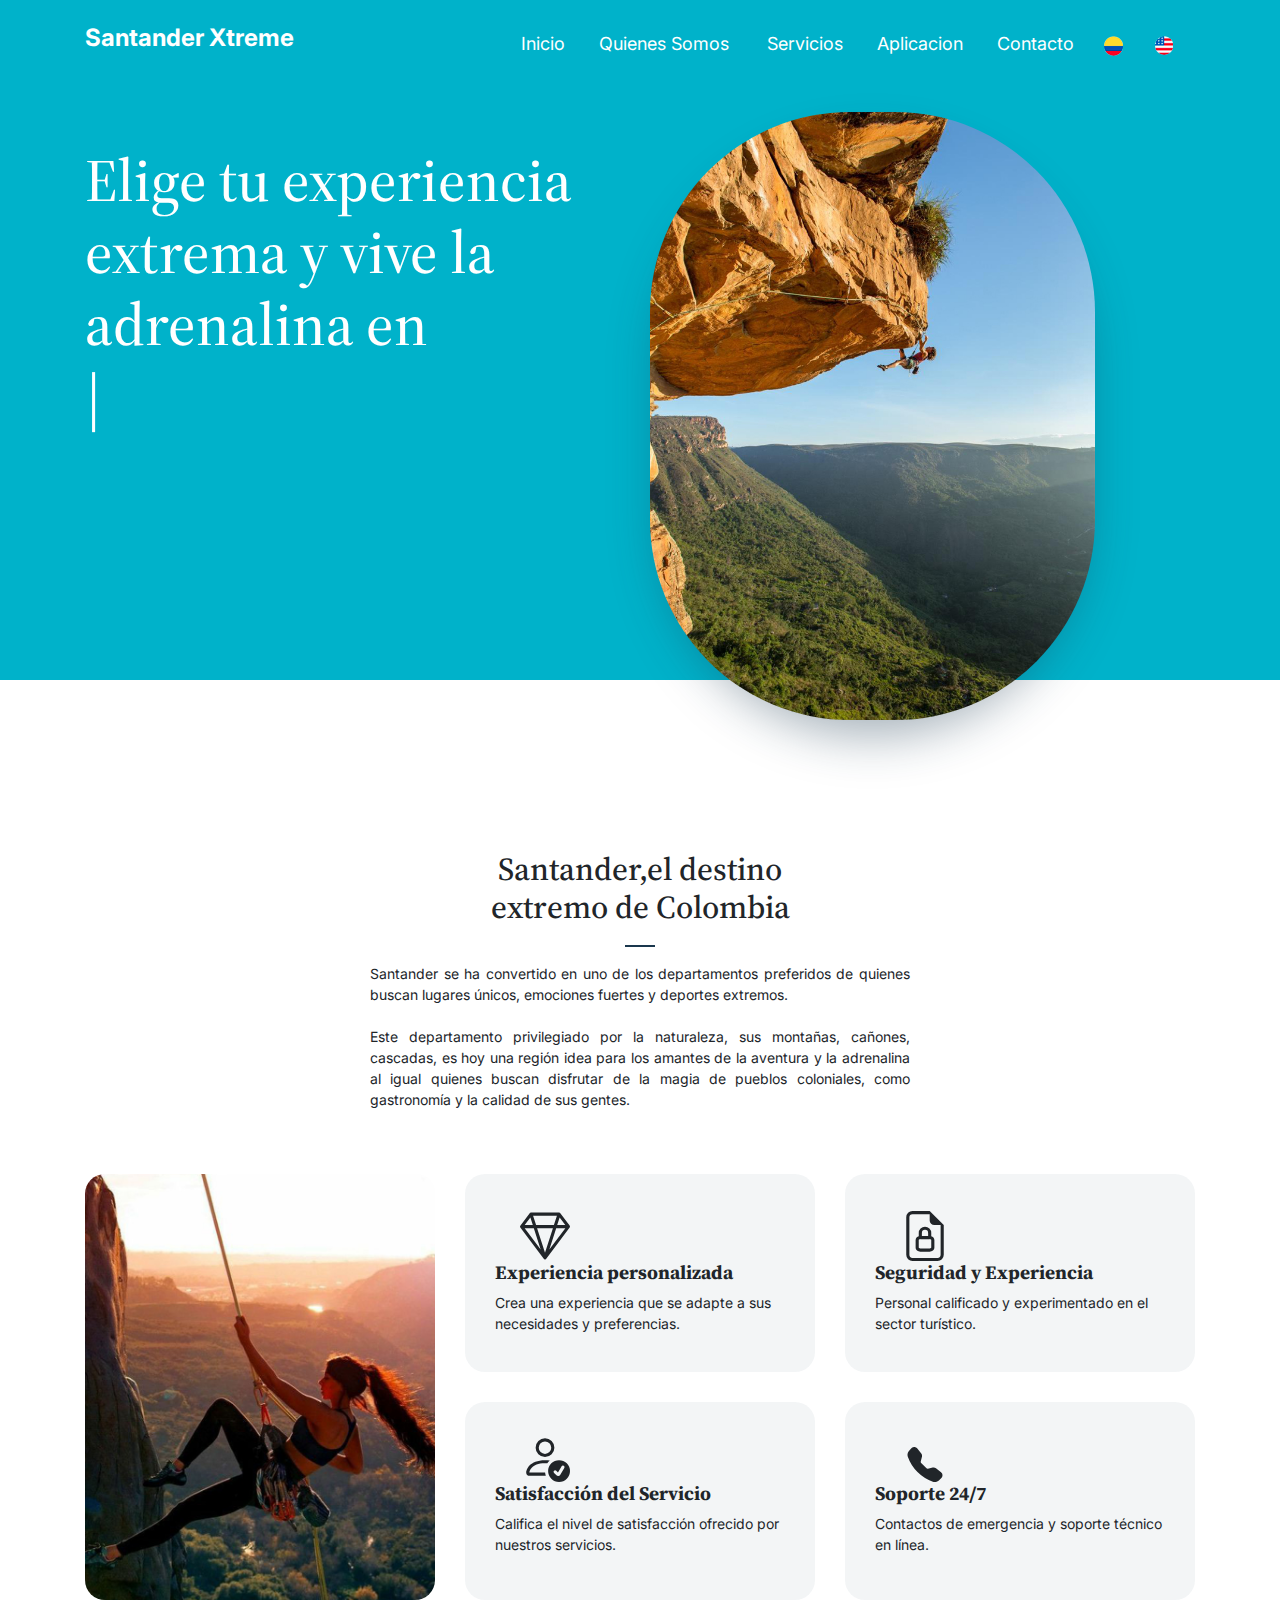
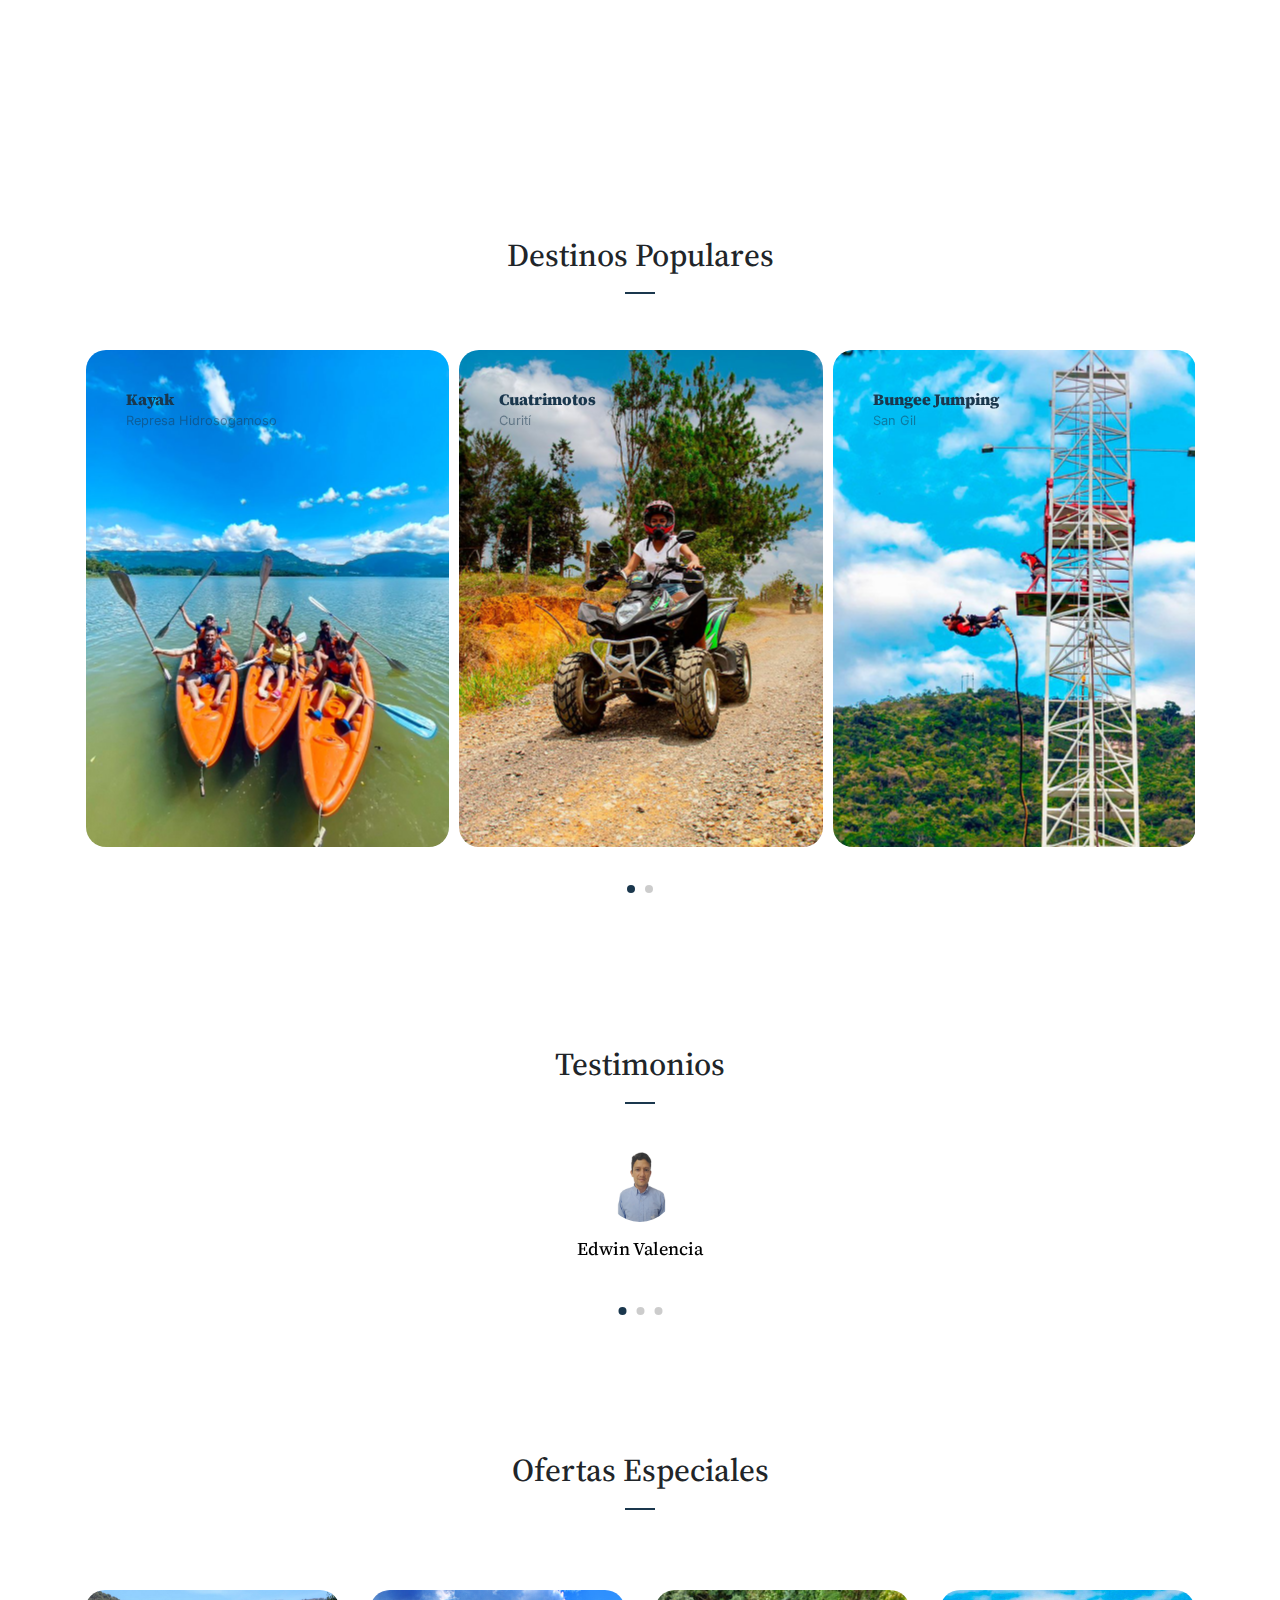
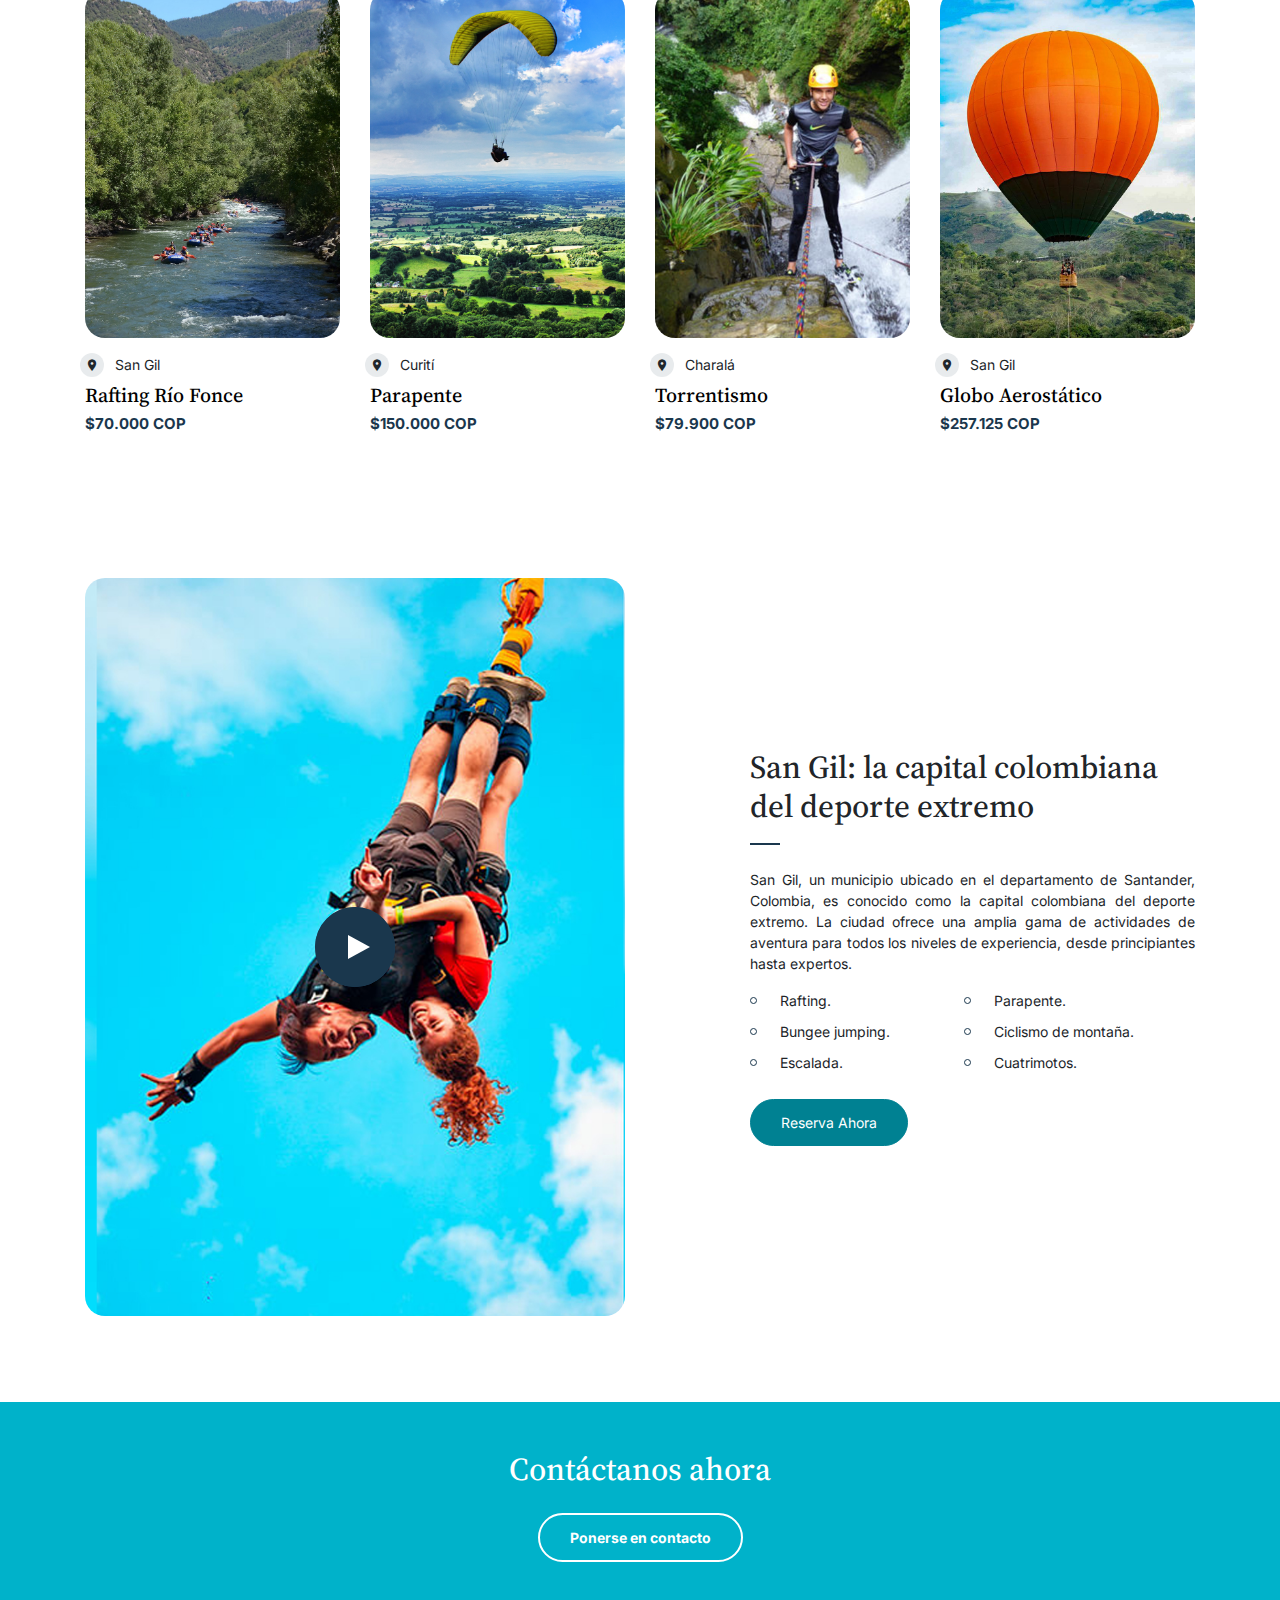
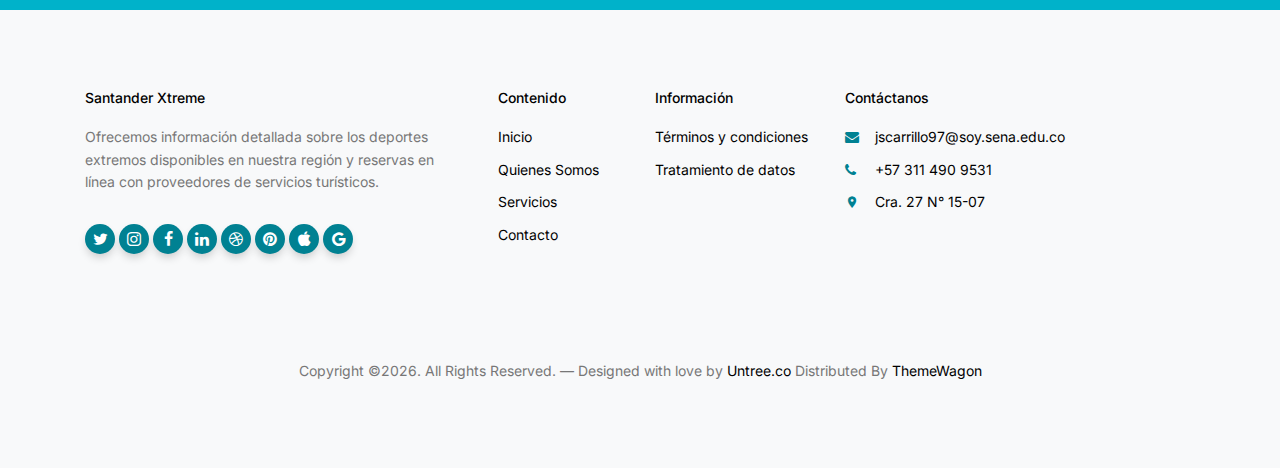
<file: Extremo/index.html>
<!-- /*
* Template Name: Tour
* Template Author: Untree.co
* Tempalte URI: https://untree.co/
* License: https://creativecommons.org/licenses/by/3.0/
*/ -->
<!doctype html>
<html lang="en">
  <head>
    <meta charset="utf-8">
    <meta name="viewport" content="width=device-width, initial-scale=1, shrink-to-fit=no">
    <meta name="author" content="Untree.co">
    <link rel="shortcut icon" href="favicon.png">
    <meta name="description" content="" />
    <meta name="keywords" content="bootstrap, bootstrap4" />
    <link rel="preconnect" href="https://fonts.googleapis.com">
    <link rel="preconnect" href="https://fonts.gstatic.com" crossorigin>
    <link href="https://fonts.googleapis.com/css2?family=Inter:wght@400;700&family=Source+Serif+Pro:wght@400;700&display=swap" rel="stylesheet">
    <link rel="stylesheet" href="css/bootstrap.min.css">
    <link rel="stylesheet" href="css/owl.carousel.min.css">
    <link rel="stylesheet" href="css/owl.theme.default.min.css">
    <link rel="stylesheet" href="css/jquery.fancybox.min.css">
    <link rel="stylesheet" href="fonts/icomoon/style.css">
    <link rel="stylesheet" href="fonts/flaticon/font/flaticon.css">
    <link rel="stylesheet" href="css/daterangepicker.css">
    <link rel="stylesheet" href="css/aos.css">
    <link rel="stylesheet" href="css/style.css">
    <title>Tour Free Bootstrap Template for Travel Agency by Untree.co</title>
  </head>
  <body>

    <!-- Website Responsive-->
    <div class="site-mobile-menu site-navbar-target">
      <div class="site-mobile-menu-header">
        <div class="site-mobile-menu-close">
          <span class="icofont-close js-menu-toggle"></span>
        </div>
      </div>
      <div class="site-mobile-menu-body"></div>
    </div>

    <!-- Website Responsive-->

    <!-- Middle Header /- -->
    </div>

    <!-- SidePanel /- -->

    <!-- Navbar -->
    <nav class="site-nav">
      <div class="container">
        <div class="site-navigation">
          <a href="index.html" id="logo" class="logo m-0">Santander Xtreme <span class="text-primary"> </span></a>
          <ul class="js-clone-nav d-none d-lg-inline-block text-left site-menu float-right">
            <li class="active"><a href="index.html">Inicio</a></li>
            <li><a href="about.html">Quienes Somos</a></li>
            <li class="has-children">
              <ul class="dropdown">
                <ul class="dropdown">
                </ul>
            </li>
          </ul>
          </li>
          <li><a href="services.html">Servicios</a></li>
          <li><a href="./php/form.php">Aplicacion</a></li>
          <li><a href="contact.html">Contacto</a></li>
          <li></li><a onclick="cambiarIdioma(this);" href="javascript:void(0)" data-idioma="es" style="display: inline; color: #fbfdff;">
            <img id="imagen" src="images/colombia_flag.png" title="Idioma Español" alt="Icono bandera Colombia">
          </a> </li>
          <li><a onclick="cambiarIdioma(this);" href="javascript:void(0)" data-idioma="en" style="display: inline; color: #fbfdff;">
              <img id="imagen" src="images/eeuu_flag.png" title="English Language" alt="Icono bandera Eeuu">
            </a></li>
          </ul>
          <a href="#" class="burger ml-auto float-right site-menu-toggle js-menu-toggle d-inline-block d-lg-none light" data-toggle="collapse" data-target="#main-navbar">
            <span></span>
          </a>
        </div>
      </div>
    </nav>
    <div class="hero">
      <div class="container">
        <div class="row align-items-center">
          <div class="col-lg-7">
            <div class="intro-wrap">
              <h1 class="mb-5"><span class="d-block">Elige tu experiencia <br>extrema y vive la adrenalina en </span> <span class="typed-words"></span></h1>
              <div class="row">
                <div class="col-12">
                  <div class="row mb-2">
                    <div class="col-sm-12 col-md-6 mb-3 mb-lg-0 col-lg-4">
                    </div>
                  </div>
                  <div class="row align-items-center">
                    <div class="col-sm-12 col-md-6 mb-3 mb-lg-0 col-lg-4">
                    </div>
                    <div class="col-lg-8">
                      </label>
                    </div>
                  </div>
                  </form>
                </div>
              </div>
            </div>
          </div>
          <div class="col-lg-5">
            <div class="slides">
              <img src="images/Header/header_1.jpg" alt="Image" class="img-fluid active">
              <img src="images/Header/header_2.jpg" alt="Image" class="img-fluid">
              <img src="images/Header/header_3.jpg" alt="Image" class="img-fluid">
              <img src="images/Header/header_4.jpg" alt="Image" class="img-fluid">
              <img src="images/Header/header_5.jpg" alt="Image" class="img-fluid">
            </div>
          </div>
        </div>
      </div>
    </div>
    <div class="untree_co-section">
      <div class="container">
        <div class="row mb-5 justify-content-center">
          <div class="col-lg-6 text-center">
            <h2 class="section-title text-center mb-3">Santander,el destino <br>extremo de Colombia</h2>
            <p class="text-justify">Santander se ha convertido en uno de los departamentos preferidos de quienes buscan lugares únicos, emociones fuertes y deportes extremos.<br> <br>Este departamento privilegiado por la naturaleza, sus montañas, cañones, cascadas, es hoy una región idea para los amantes de la aventura y la adrenalina al igual quienes buscan disfrutar de la magia de pueblos coloniales, como gastronomía y la calidad de sus gentes.</p>
          </div>
        </div>
        <div class="row align-items-stretch">
          <div class="col-lg-4 order-lg-1">
            <div class="h-100">
              <div class="frame h-100">
                <div class="feature-img-bg h-100" style="background-image: url('images/Deportes/Sport_1.jpg');"></div>
              </div>
            </div>
          </div>
          <div class="col-6 col-sm-6 col-lg-4 feature-1-wrap d-md-flex flex-md-column order-lg-1">
            <div class="feature-1 d-md-flex">
              <div class="align-self-center">
                <svg xmlns="http://www.w3.org/2000/svg" width="100" height="50" fill="currentColor" class="bi bi-gem  " viewBox="0 0 16 16">
                  <path d="M3.1.7a.5.5 0 0 1 .4-.2h9a.5.5 0 0 1 .4.2l2.976 3.974c.149.185.156.45.01.644L8.4 15.3a.5.5 0 0 1-.8 0L.1 5.3a.5.5 0 0 1 0-.6l3-4zm11.386 3.785-1.806-2.41-.776 2.413 2.582-.003zm-3.633.004.961-2.989H4.186l.963 2.995 5.704-.006zM5.47 5.495 8 13.366l2.532-7.876-5.062.005zm-1.371-.999-.78-2.422-1.818 2.425 2.598-.003zM1.499 5.5l5.113 6.817-2.192-6.82L1.5 5.5zm7.889 6.817 5.123-6.83-2.928.002-2.195 6.828z" />
                </svg>
                <h3>Experiencia personalizada</h3>
                <p class="mb-0">Crea una experiencia que se adapte a sus necesidades y preferencias.</p>
              </div>
            </div>
            <div class="feature-1 ">
              <div class="align-self-center">
                <svg xmlns="http://www.w3.org/2000/svg" width="100" height="50" fill="currentColor" class="bi bi-person-check" viewBox="0 0 16 16">
                  <path d="M12.5 16a3.5 3.5 0 1 0 0-7 3.5 3.5 0 0 0 0 7Zm1.679-4.493-1.335 2.226a.75.75 0 0 1-1.174.144l-.774-.773a.5.5 0 0 1 .708-.708l.547.548 1.17-1.951a.5.5 0 1 1 .858.514ZM11 5a3 3 0 1 1-6 0 3 3 0 0 1 6 0ZM8 7a2 2 0 1 0 0-4 2 2 0 0 0 0 4Z" />
                  <path d="M8.256 14a4.474 4.474 0 0 1-.229-1.004H3c.001-.246.154-.986.832-1.664C4.484 10.68 5.711 10 8 10c.26 0 .507.009.74.025.226-.341.496-.65.804-.918C9.077 9.038 8.564 9 8 9c-5 0-6 3-6 4s1 1 1 1h5.256Z" />
                </svg>
                <h3>Satisfacción del Servicio</h3>
                <p class="mb-0">Califica el nivel de satisfacción ofrecido por nuestros servicios.</p>
              </div>
            </div>
          </div>
          <div class="col-6 col-sm-6 col-lg-4 feature-1-wrap d-md-flex flex-md-column order-lg-3">
            <div class="feature-1 d-md-flex">
              <div class="align-self-center">
                <svg xmlns="http://www.w3.org/2000/svg" width="100" height="50" fill="currentColor" class="bi bi-file-earmark-lock" viewBox="0 0 16 16">
                  <path d="M10 7v1.076c.54.166 1 .597 1 1.224v2.4c0 .816-.781 1.3-1.5 1.3h-3c-.719 0-1.5-.484-1.5-1.3V9.3c0-.627.46-1.058 1-1.224V7a2 2 0 1 1 4 0zM7 7v1h2V7a1 1 0 0 0-2 0zM6 9.3v2.4c0 .042.02.107.105.175A.637.637 0 0 0 6.5 12h3a.64.64 0 0 0 .395-.125c.085-.068.105-.133.105-.175V9.3c0-.042-.02-.107-.105-.175A.637.637 0 0 0 9.5 9h-3a.637.637 0 0 0-.395.125C6.02 9.193 6 9.258 6 9.3z" />
                  <path d="M14 14V4.5L9.5 0H4a2 2 0 0 0-2 2v12a2 2 0 0 0 2 2h8a2 2 0 0 0 2-2zM9.5 3A1.5 1.5 0 0 0 11 4.5h2V14a1 1 0 0 1-1 1H4a1 1 0 0 1-1-1V2a1 1 0 0 1 1-1h5.5v2z" />
                </svg>
                <h3>Seguridad y Experiencia</h3>
                <p class="mb-0">Personal calificado y experimentado en el sector turístico.</p>
              </div>
            </div>
            <div class="feature-1 d-md-flex">
              <div class="align-self-center">
                <svg xmlns="http://www.w3.org/2000/svg" width="100" height="35" fill="currentColor" class="bi bi-telephone-fill" viewBox="0 0 16 16">
                  <path fill-rule="evenodd" d="M1.885.511a1.745 1.745 0 0 1 2.61.163L6.29 2.98c.329.423.445.974.315 1.494l-.547 2.19a.678.678 0 0 0 .178.643l2.457 2.457a.678.678 0 0 0 .644.178l2.189-.547a1.745 1.745 0 0 1 1.494.315l2.306 1.794c.829.645.905 1.87.163 2.611l-1.034 1.034c-.74.74-1.846 1.065-2.877.702a18.634 18.634 0 0 1-7.01-4.42 18.634 18.634 0 0 1-4.42-7.009c-.362-1.03-.037-2.137.703-2.877L1.885.511z" />
                </svg>
                <h3>Soporte 24/7</h3>
                <p class="mb-0">Contactos de emergencia y soporte técnico en línea.</p>
              </div>
            </div>
          </div>
        </div>
      </div>
    </div>
    <div class="untree_co-section count-numbers py-5">
    </div>
    <div class="untree_co-section">
      <div class="container">
        <div class="row text-center justify-content-center mb-5">
          <div class="col-lg-7">
            <h2 class="section-title text-center">Destinos Populares</h2>
          </div>
        </div>
        <div class="owl-carousel owl-3-slider">
          <div class="item">
            <a class="media-thumb" href="images/Slider/Kayak.jpg" data-fancybox="gallery">
              <div class="media-text">
                <h3>Kayak</h3>
                <span class="location">Represa Hidrosogamoso</span>
              </div>
              <img src="images/Slider/Kayak.jpg" alt="Image" class="img-fluid">
            </a>
          </div>
          <div class="item">
            <a class="media-thumb" href="images//Slider//Motos.jpg" data-fancybox="gallery">
              <div class="media-text">
                <h3>Cuatrimotos</h3>
                <span class="location">Curití</span>
              </div>
              <img src="images/Slider/Motos.jpg" alt="Image" class="img-fluid">
            </a>
          </div>
          <div class="item">
            <a class="media-thumb" href="images/Slider/Bungee.jpg" data-fancybox="gallery">
              <div class="media-text">
                <h3>Bungee Jumping</h3>
                <span class="location">San Gil</span>
              </div>
              <img src="images/Slider/Bungee.jpg" alt="Image" class="img-fluid">
            </a>
          </div>
          <div class="item">
            <a class="media-thumb" href="images/Slider/torrentismogamb.jpg" data-fancybox="gallery">
              <div class="media-text">
                <h3>Torrentismo</h3>
                <span class="location">Gámbita</span>
              </div>
              <img src="images/Slider/torrentismogamb.jpg" alt="Image" class="img-fluid">
            </a>
          </div>
          <div class="item">
            <a class="media-thumb" href="images/Slider/parapentech.jpg" data-fancybox="gallery">
              <div class="media-text">
                <h3>Parapente Chicamocha</h3>
                <span class="location">Aratoca</span>
              </div>
              <img src="images/Slider/parapentech.jpg" alt="Image" class="img-fluid">
            </a>
          </div>
          <div class="item">
            <a class="media-thumb" href="images/Slider/desafios.jpg" data-fancybox="gallery">
              <div class="media-text">
                <h3>38 Desafios</h3>
                <span class="location">San Gil</span>
              </div>
              <img src="images/Slider/desafios.jpg" alt="Image" class="img-fluid">
            </a>
          </div>
        </div>
      </div>
    </div>
    <div class="untree_co-section testimonial-section mt-5 bg-white">
      <div class="container">
        <div class="row justify-content-center">
          <div class="col-lg-7 text-center">
            <h2 class="section-title text-center mb-5">Testimonios</h2>
            <div class="owl-single owl-carousel no-nav">
              <div class="testimonial mx-auto">
                <figure class="img-wrap">
                  <img src="images/testi/test_1.png" alt="Image" class="img-fluid">
                </figure>
                <h3 class="name">Edwin Valencia</h3>
                <blockquote>
                  <p>"Mi experiencia en Santander fue inolvidable. El parapente en el cañón del Chicamocha y fue una aventura realmente emocionante."</p>
                </blockquote>
              </div>
              <div class="testimonial mx-auto">
                <figure class="img-wrap">
                  <img src="images/testi/test_2.png" alt="Image" class="img-fluid">
                </figure>
                <h3 class="name">Freddy Salcedo</h3>
                <blockquote>
                  <p>"La roca es limpia y exigente, lo que la hace perfecta para escaladores de todos los niveles. Con vistas impresionantes de la región."</p>
                </blockquote>
              </div>
              <div class="testimonial mx-auto">
                <figure class="img-wrap">
                  <img src="images/testi/test_3.png" alt="Image" class="img-fluid">
                </figure>
                <h3 class="name">Jeferson Bustos </h3>
                <blockquote>
                  <p>"El canotaje en el río Suárez de San Gil una experiencia increíble. Los rápidos del río Suárez son desafiantes pero seguros."</p>
                </blockquote>
              </div>
            </div>
          </div>
        </div>
      </div>
    </div>
    <div class="untree_co-section">
      <div class="container">
        <div class="row justify-content-center text-center mb-5">
          <div class="col-lg-6">
            <h2 class="section-title text-center mb-3">Ofertas Especiales</h2>
            <p> </p>
          </div>
        </div>
        <div class="row">
          <div class="col-6 col-sm-6 col-md-6 col-lg-3 mb-4 mb-lg-0">
            <div class="media-1">
              <a href="#" class="d-block mb-3"><img src="images/Oferts/ofert_1.jpg" alt="Image" class="img-fluid"></a>
              <span class="d-flex align-items-center loc mb-2">
							<span class="icon-room mr-3"></span>
              <span>San Gil</span>
              </span>
              <div class="d-flex align-items-center">
                <div>
                  <h3><a href="#">Rafting Río Fonce</a></h3>
                  <div class="price ml-auto">
                    <span>$70.000 COP</span>
                  </div>
                </div>
              </div>
            </div>
          </div>
          <div class="col-6 col-sm-6 col-md-6 col-lg-3 mb-4 mb-lg-0">
            <div class="media-1">
              <a href="#" class="d-block mb-3"><img src="images/Oferts/oferts_2.jpg" alt="Image" class="img-fluid"></a>
              <span class="d-flex align-items-center loc mb-2">
							<span class="icon-room mr-3"></span>
              <span>Curití</span>
              </span>
              <div class="d-flex align-items-center">
                <div>
                  <h3><a href="#">Parapente</a></h3>
                  <div class="price ml-auto">
                    <span>$150.000 COP</span>
                  </div>
                </div>
              </div>
            </div>
          </div>
          <div class="col-6 col-sm-6 col-md-6 col-lg-3 mb-4 mb-lg-0">
            <div class="media-1">
              <a href="#" class="d-block mb-3"><img src="images/Oferts/oferts_3.jpg" alt="Image" class="img-fluid"></a>
              <span class="d-flex align-items-center loc mb-2">
							<span class="icon-room mr-3"></span>
              <span>Charalá</span>
              </span>
              <div class="d-flex align-items-center">
                <div>
                  <h3><a href="#">Torrentismo</a></h3>
                  <div class="price ml-auto">
                    <span>$79.900 COP</span>
                  </div>
                </div>
              </div>
            </div>
          </div>
          <div class="col-6 col-sm-6 col-md-6 col-lg-3 mb-4 mb-lg-0">
            <div class="media-1">
              <a href="#" class="d-block mb-3"><img src="images/Oferts/oferts_4.jpg" alt="Image" class="img-fluid"></a>
              <span class="d-flex align-items-center loc mb-2">
							<span class="icon-room mr-3"></span>
              <span>San Gil</span>
              </span>
              <div class="d-flex align-items-center">
                <div>
                  <h3><a href="#">Globo Aerostático</a></h3>
                  <div class="price ml-auto">
                    <span>$257.125 COP</span>
                  </div>
                </div>
              </div>
            </div>
          </div>
        </div>
      </div>
    </div>
    <div class="untree_co-section">
      <div class="container">
        <div class="row justify-content-between align-items-center">
          <div class="col-lg-6">
            <figure class="img-play-video">
              <a id="play-video" class="video-play-button" href="https://www.youtube.com/watch?v=b0XuTMh7H3c" data-fancybox>
                <span></span>
              </a>
              <img src="images/ofert_video.jpg" alt="Image" class="img-fluid rounded-20">
            </figure>
          </div>
          <div class="col-lg-5">
            <h2 class="section-title text-left mb-4">San Gil: la capital colombiana del deporte extremo</h2>
            <p class="text-justify">San Gil, un municipio ubicado en el departamento de Santander, Colombia, es conocido como la capital colombiana del deporte extremo. La ciudad ofrece una amplia gama de actividades de aventura para todos los niveles de experiencia, desde principiantes hasta expertos.</p>
            <ul class="list-unstyled two-col clearfix">
              <li>Rafting.</li>
              <li>Parapente.</li>
              <li>Bungee jumping.</li>
              <li>Ciclismo de montaña.</li>
              <li>Escalada.</li>
              <li>Cuatrimotos.</li>
            </ul>
            <p><a href="#" class="btn btn-primary">Reserva Ahora</a></p>
          </div>
        </div>
      </div>
    </div>
    <div class="py-5 cta-section">
      <div class="container">
        <div class="row text-center">
          <div class="col-md-12">
            <h2 class="mb-2 text-white"> Contáctanos ahora</h2>
            <p class="mb-4 lead text-white text-white-opacity"> </p>
            <p class="mb-0"><a href="contact.html" class="btn btn-outline-white text-white btn-md font-weight-bold">Ponerse en contacto</a></p>
          </div>
        </div>
      </div>
    </div>
    <div class="site-footer">
      <div class="inner first">
        <div class="container">
          <div class="row">
            <div class="col-md-6 col-lg-4">
              <div class="widget">
                <h3 class="heading">Santander Xtreme</h3>
                <p>Ofrecemos información detallada sobre los deportes extremos disponibles en nuestra región y reservas en línea con proveedores de servicios turísticos.</p>
              </div>
              <div class="widget">
                <ul class="list-unstyled social">
                  <li><a href="#"><span class="icon-twitter"></span></a></li>
                  <li><a href="#"><span class="icon-instagram"></span></a></li>
                  <li><a href="#"><span class="icon-facebook"></span></a></li>
                  <li><a href="#"><span class="icon-linkedin"></span></a></li>
                  <li><a href="#"><span class="icon-dribbble"></span></a></li>
                  <li><a href="#"><span class="icon-pinterest"></span></a></li>
                  <li><a href="#"><span class="icon-apple"></span></a></li>
                  <li><a href="#"><span class="icon-google"></span></a></li>
                </ul>
              </div>
            </div>
            <div class="col-md-6 col-lg-2 pl-lg-5">
              <div class="widget">
                <h3 class="heading">Contenido</h3>
                <ul class="links list-unstyled">
                  <li><a href="index.html">Inicio</a></li>
                  <li><a href="about.html">Quienes Somos</a></li>
                  <li><a href="services.html">Servicios</a></li>
                  <li><a href="contact.html">Contacto</a></li>
                </ul>
              </div>
            </div>
            <div class="col-md-6 col-lg-2">
              <div class="widget">
                <h3 class="heading">Información</h3>
                <ul class="links list-unstyled">
                  <li><a href="#">Términos y condiciones</a></li>
                  <li><a href="#">Tratamiento de datos</a></li>
                </ul>
              </div>
            </div>
            <div class="col-md-6 col-lg-4">
              <div class="widget">
                <h3 class="heading">Contáctanos</h3>
                <ul class="list-unstyled quick-info links">
                  <li class="email"><a href="#">jscarrillo97@soy.sena.edu.co</a></li>
                  <li class="phone"><a href="#">+57 311 490 9531</a></li>
                  <li class="address"><a href="#">Cra. 27 N° 15-07</a></li>
                </ul>
              </div>
            </div>
          </div>
        </div>
      </div>
      <div class="inner dark">
        <div class="container">
          <div class="row text-center">
            <div class="col-md-8 mb-3 mb-md-0 mx-auto">
              <p>Copyright &copy;<script>
                  document.write(new Date().getFullYear());
                </script>. All Rights Reserved. &mdash; Designed with love by <a href="https://untree.co" class="link-highlight">Untree.co</a>

                <!-- License information: https://untree.co/license/ -->Distributed By <a href="https://themewagon.com" target="_blank">ThemeWagon</a>
              </p>
            </div>
          </div>
        </div>
      </div>
    </div>
    <div id="overlayer"></div>
    <div class="loader">
      <div class="spinner-border" role="status">
        <span class="sr-only">Loading...</span>
      </div>
    </div>
    <script src="js/jquery-3.4.1.min.js"></script>
    <script src="js/popper.min.js"></script>
    <script src="js/bootstrap.min.js"></script>
    <script src="js/owl.carousel.min.js"></script>
    <script src="js/jquery.animateNumber.min.js"></script>
    <script src="js/jquery.waypoints.min.js"></script>
    <script src="js/jquery.fancybox.min.js"></script>
    <script src="js/aos.js"></script>
    <script src="js/moment.min.js"></script>
    <script src="js/daterangepicker.js"></script>
    <script src="js/typed.js"></script>
    <script>
      $(function() {
        var slides = $('.slides'),
          images = slides.find('img');
        images.each(function(i) {
          $(this).attr('data-id', i + 1);
        })
        var typed = new Typed('.typed-words', {
          strings: ["Los Santos.", " Pinchote.", " San Gil.", "Curití.", "Sogamoso."],
          typeSpeed: 80,
          backSpeed: 80,
          backDelay: 4000,
          startDelay: 1000,
          loop: true,
          showCursor: true,
          preStringTyped: (arrayPos, self) => {
            arrayPos++;
            console.log(arrayPos);
            $('.slides img').removeClass('active');
            $('.slides img[data-id="' + arrayPos + '"]').addClass('active');
          }
        });
      })
    </script>
    <script src="js/custom.js"></script>
  </body>
</html>
</file>
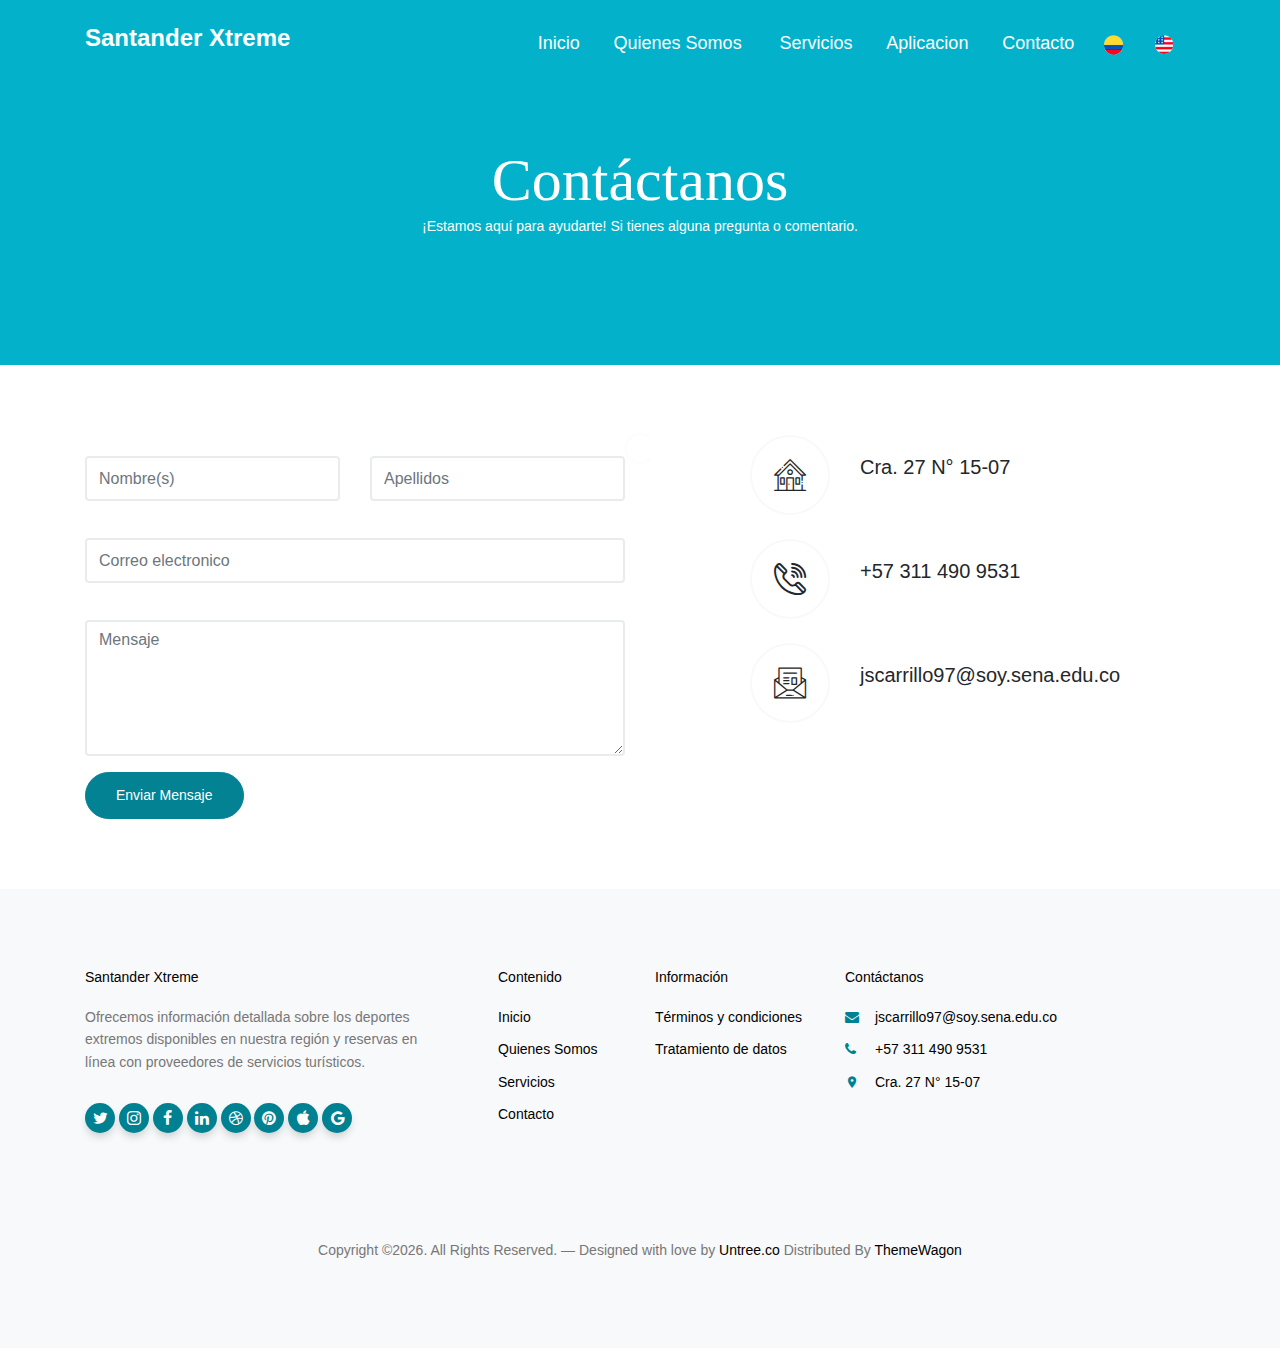
<file: Extremo/contact.html>
<!-- /*
* Template Name: Tour
* Template Author: Untree.co
* Tempalte URI: https://untree.co/
* License: https://creativecommons.org/licenses/by/3.0/
*/ -->
<!doctype html>
<html lang="en">
  <head>
    <meta charset="utf-8">
    <meta name="viewport" content="width=device-width, initial-scale=1, shrink-to-fit=no">
    <meta name="author" content="Untree.co">
    <link rel="shortcut icon" href="favicon.png">
    <meta name="description" content="" />
    <meta name="keywords" content="bootstrap, bootstrap4" />
    <link rel="preconnect" href="https://fonts.googleapis.com">
    <link rel="preconnect" href="https://fonts.gstatic.com" crossorigin>
    <link rel="stylesheet" href="css/bootstrap.min.css">
    <link rel="stylesheet" href="css/owl.carousel.min.css">
    <link rel="stylesheet" href="css/owl.theme.default.min.css">
    <link rel="stylesheet" href="css/jquery.fancybox.min.css">
    <link rel="stylesheet" href="fonts/icomoon/style.css">
    <link rel="stylesheet" href="fonts/flaticon/font/flaticon.css">
    <link rel="stylesheet" href="css/daterangepicker.css">
    <link rel="stylesheet" href="css/aos.css">
    <link rel="stylesheet" href="css/style.css">
    <title>Tour Free Bootstrap Template for Travel Agency by Untree.co</title>
  </head>
  <body>
    <div class="site-mobile-menu site-navbar-target">
      <div class="site-mobile-menu-header">
        <div class="site-mobile-menu-close">
          <span class="icofont-close js-menu-toggle"></span>
        </div>
      </div>
      <div class="site-mobile-menu-body"></div>
    </div>
    <nav class="site-nav">
      <div class="container">
        <div class="site-navigation">
          <a href="index.html" id="logo" class="logo m-0">Santander Xtreme <span class="text-primary"> </span></a>
          <ul class="js-clone-nav d-none d-lg-inline-block text-left site-menu float-right">
            <li class="active"><a href="index.html">Inicio</a></li>
            <li><a href="about.html">Quienes Somos</a></li>
            <li class="has-children">
              <ul class="dropdown">
                <ul class="dropdown">
                </ul>
            </li>
          </ul>
          </li>
          <li><a href="services.html">Servicios</a></li>
          <li><a href="php/form.php">Aplicacion</a></li>
          <li><a href="contact.html">Contacto</a></li>
          <li></li><a onclick="cambiarIdioma(this);" href="javascript:void(0)" data-idioma="es" style="display: inline; color: #fbfdff;">
            <img id="imagen" src="images/colombia_flag.png" title="Idioma Español" alt="Icono bandera Colombia">
          </a> </li>
          <li><a onclick="cambiarIdioma(this);" href="javascript:void(0)" data-idioma="en" style="display: inline; color: #fbfdff;">
              <img id="imagen" src="images/eeuu_flag.png" title="English Language" alt="Icono bandera Eeuu">
            </a></li>
          </ul>
          <a href="#" class="burger ml-auto float-right site-menu-toggle js-menu-toggle d-inline-block d-lg-none light" data-toggle="collapse" data-target="#main-navbar">
            <span></span>
          </a>
        </div>
      </div>
    </nav>
    <div class="hero hero-inner">
      <div class="container">
        <div class="row align-items-center">
          <div class="col-lg-6 mx-auto text-center">
            <div class="intro-wrap">
              <h1 class="mb-0">Contáctanos</h1>
              <p class="text-white">¡Estamos aquí para ayudarte! Si tienes alguna pregunta o comentario.</p>
            </div>
          </div>
        </div>
      </div>
    </div>
    <div class="untree_co-section">
      <div class="container">
        <div class="row">
          <div class="col-lg-6 mb-5 mb-lg-0">
            <form class="contact-form" data-aos="fade-up" data-aos-delay="200" method="POST">
              <div class="row">
                <div class="col-6">
                  <div class="form-group">
                    <label class="text-black" for="fname"> </label>
                    <input type="text" class="form-control" id="fname" placeholder="Nombre(s)">
                  </div>
                </div>
                <div class="col-6">
                  <div class="form-group">
                    <label class="text-black" for="lname"> </label>
                    <input type="text" class="form-control" id="lname" placeholder="Apellidos">
                  </div>
                </div>
              </div>
              <div class="form-group">
                <label class="text-black" for="email"> </label>
                <input type="email" class="form-control" id="email" placeholder="Correo electronico">
              </div>
              <div class="form-group">
                <label class="text-black" for="message"> </label>
                <textarea name="" class="form-control" id="message" placeholder="Mensaje" cols="30" rows="5"></textarea>
              </div>
              <button type="submit" class="btn btn-primary">Enviar Mensaje</button>
            </form>
          </div>
          <div class="col-lg-5 ml-auto">
            <div class="quick-contact-item d-flex align-items-center mb-4">
              <span class="flaticon-house"></span>
              <address class="text">
                Cra. 27 N° 15-07
              </address>
            </div>
            <div class="quick-contact-item d-flex align-items-center mb-4">
              <span class="flaticon-phone-call"></span>
              <address class="text">
                +57 311 490 9531
              </address>
            </div>
            <div class="quick-contact-item d-flex align-items-center mb-4">
              <span class="flaticon-mail"></span>
              <address class="text">
                jscarrillo97@soy.sena.edu.co
              </address>
            </div>
          </div>
        </div>
      </div>
    </div>
    <div class="site-footer">
      <div class="inner first">
        <div class="container">
          <div class="row">
            <div class="col-md-6 col-lg-4">
              <div class="widget">
                <h3 class="heading">Santander Xtreme</h3>
                <p>Ofrecemos información detallada sobre los deportes extremos disponibles en nuestra región y reservas en línea con proveedores de servicios turísticos.</p>
              </div>
              <div class="widget">
                <ul class="list-unstyled social">
                  <li><a href="#"><span class="icon-twitter"></span></a></li>
                  <li><a href="#"><span class="icon-instagram"></span></a></li>
                  <li><a href="#"><span class="icon-facebook"></span></a></li>
                  <li><a href="#"><span class="icon-linkedin"></span></a></li>
                  <li><a href="#"><span class="icon-dribbble"></span></a></li>
                  <li><a href="#"><span class="icon-pinterest"></span></a></li>
                  <li><a href="#"><span class="icon-apple"></span></a></li>
                  <li><a href="#"><span class="icon-google"></span></a></li>
                </ul>
              </div>
            </div>
            <div class="col-md-6 col-lg-2 pl-lg-5">
              <div class="widget">
                <h3 class="heading">Contenido</h3>
                <ul class="links list-unstyled">
                  <li><a href="index.html">Inicio</a></li>
                  <li><a href="about.html">Quienes Somos</a></li>
                  <li><a href="services.html">Servicios</a></li>
                  <li><a href="contact.html">Contacto</a></li>
                </ul>
              </div>
            </div>
            <div class="col-md-6 col-lg-2">
              <div class="widget">
                <h3 class="heading">Información</h3>
                <ul class="links list-unstyled">
                  <li><a href="#">Términos y condiciones</a></li>
                  <li><a href="#">Tratamiento de datos</a></li>
                </ul>
              </div>
            </div>
            <div class="col-md-6 col-lg-4">
              <div class="widget">
                <h3 class="heading">Contáctanos</h3>
                <ul class="list-unstyled quick-info links">
                  <li class="email"><a href="#">jscarrillo97@soy.sena.edu.co</a></li>
                  <li class="phone"><a href="#">+57 311 490 9531</a></li>
                  <li class="address"><a href="#">Cra. 27 N° 15-07</a></li>
                </ul>
              </div>
            </div>
          </div>
        </div>
      </div>
      <div class="inner dark">
        <div class="container">
          <div class="row text-center">
            <div class="col-md-8 mb-3 mb-md-0 mx-auto">
              <p>Copyright &copy;<script>
                  document.write(new Date().getFullYear());
                </script>. All Rights Reserved. &mdash; Designed with love by <a href="https://untree.co" class="link-highlight">Untree.co</a>

                <!-- License information: https://untree.co/license/ --> Distributed By <a href="https://themewagon.com" target="_blank">ThemeWagon</a>
              </p>
            </div>
          </div>
        </div>
      </div>
    </div>
    <div id="overlayer"></div>
    <div class="loader">
      <div class="spinner-border" role="status">
        <span class="sr-only">Loading...</span>
      </div>
    </div>
    <script src="js/jquery-3.4.1.min.js"></script>
    <script src="js/popper.min.js"></script>
    <script src="js/bootstrap.min.js"></script>
    <script src="js/owl.carousel.min.js"></script>
    <script src="js/jquery.animateNumber.min.js"></script>
    <script src="js/jquery.waypoints.min.js"></script>
    <script src="js/jquery.fancybox.min.js"></script>
    <script src="js/aos.js"></script>
    <script src="js/moment.min.js"></script>
    <script src="js/daterangepicker.js"></script>
    <script src="js/typed.js"></script>
    <script src="js/custom.js"></script>
  </body>
</html>
</file>
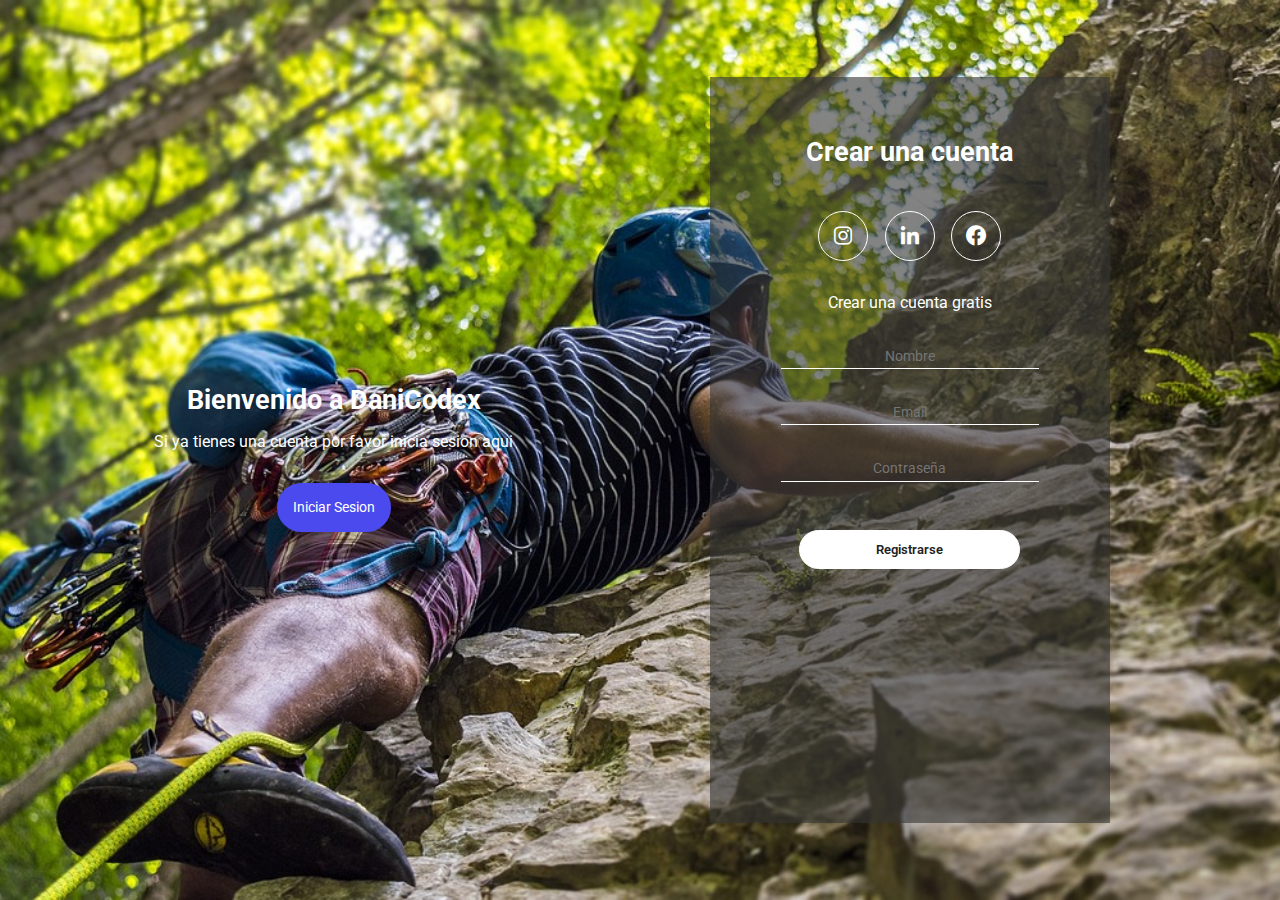
<file: Extremo/form.html>
<!DOCTYPE html>
<html lang="en">

<head>
    <meta charset="UTF-8">
    <meta http-equiv="X-UA-Compatible" content="IE=edge">
    <meta name="viewport" content="width=device-width, initial-scale=1.0">
    <link rel="stylesheet" href="css/formstyle.css">
    <link rel="preconnect" href="https://fonts.googleapis.com">
    <link rel="preconnect" href="https://fonts.gstatic.com" crossorigin>
    <link href="https://fonts.googleapis.com/css2?family=Roboto:wght@400;700&display=swap" rel="stylesheet">
    <link href='https://unpkg.com/boxicons@2.1.1/css/boxicons.min.css' rel='stylesheet'>
    <title>Bienvenido a mi Formulario</title>
</head>
 
    <div class="container-form sign-up">
        <div class="welcome-back">
            <div class="message">
                <h2>Bienvenido a DaniCodex</h2>
                <p>Si ya tienes una cuenta por favor inicia sesion aqui</p>
                <button class="sign-up-btn">Iniciar Sesion</button>
            </div>
        </div>
        <form class="formulario">
            <h2 class="create-account">Crear una cuenta</h2>
            <div class="iconos">
                <div class="border-icon">
                    <i class='bx bxl-instagram'></i>
                </div>
                <div class="border-icon">
                    <i class='bx bxl-linkedin' ></i>
                </div>
                <div class="border-icon">
                    <i class='bx bxl-facebook-circle' ></i>
                </div>
            </div>
            <p class="cuenta-gratis">Crear una cuenta gratis</p>
            <input type="text" placeholder="Nombre">
            <input type="email" placeholder="Email">
            <input type="password" placeholder="Contraseña">
            <input type="button" value="Registrarse">
        </form>
    </div>
    <div class="container-form sign-in">
        <form class="formulario">
            <h2 class="create-account">Iniciar Sesion</h2>
            <div class="iconos">
                <div class="border-icon">
                    <i class='bx bxl-instagram'></i>
                </div>
                <div class="border-icon">
                    <i class='bx bxl-linkedin' ></i>
                </div>
                <div class="border-icon">
                    <i class='bx bxl-facebook-circle' ></i>
                </div>
            </div>
            <p class="cuenta-gratis">¿Aun no tienes una cuenta?</p>
            <input type="email" placeholder="Email">
            <input type="password" placeholder="Contraseña">
            <input type="button" value="Iniciar Sesion">
        </form>
        <div class="welcome-back">
            <div class="message">
                <h2>Bienvenido de nuevo</h2>
                <p>Si aun no tienes una cuenta por favor registrese aqui</p>
                <button class="sign-in-btn">Registrarse</button>
            </div>
        </div>
    </div>
    <script src="js/form.js"></script>
</body>

</html>
</file>
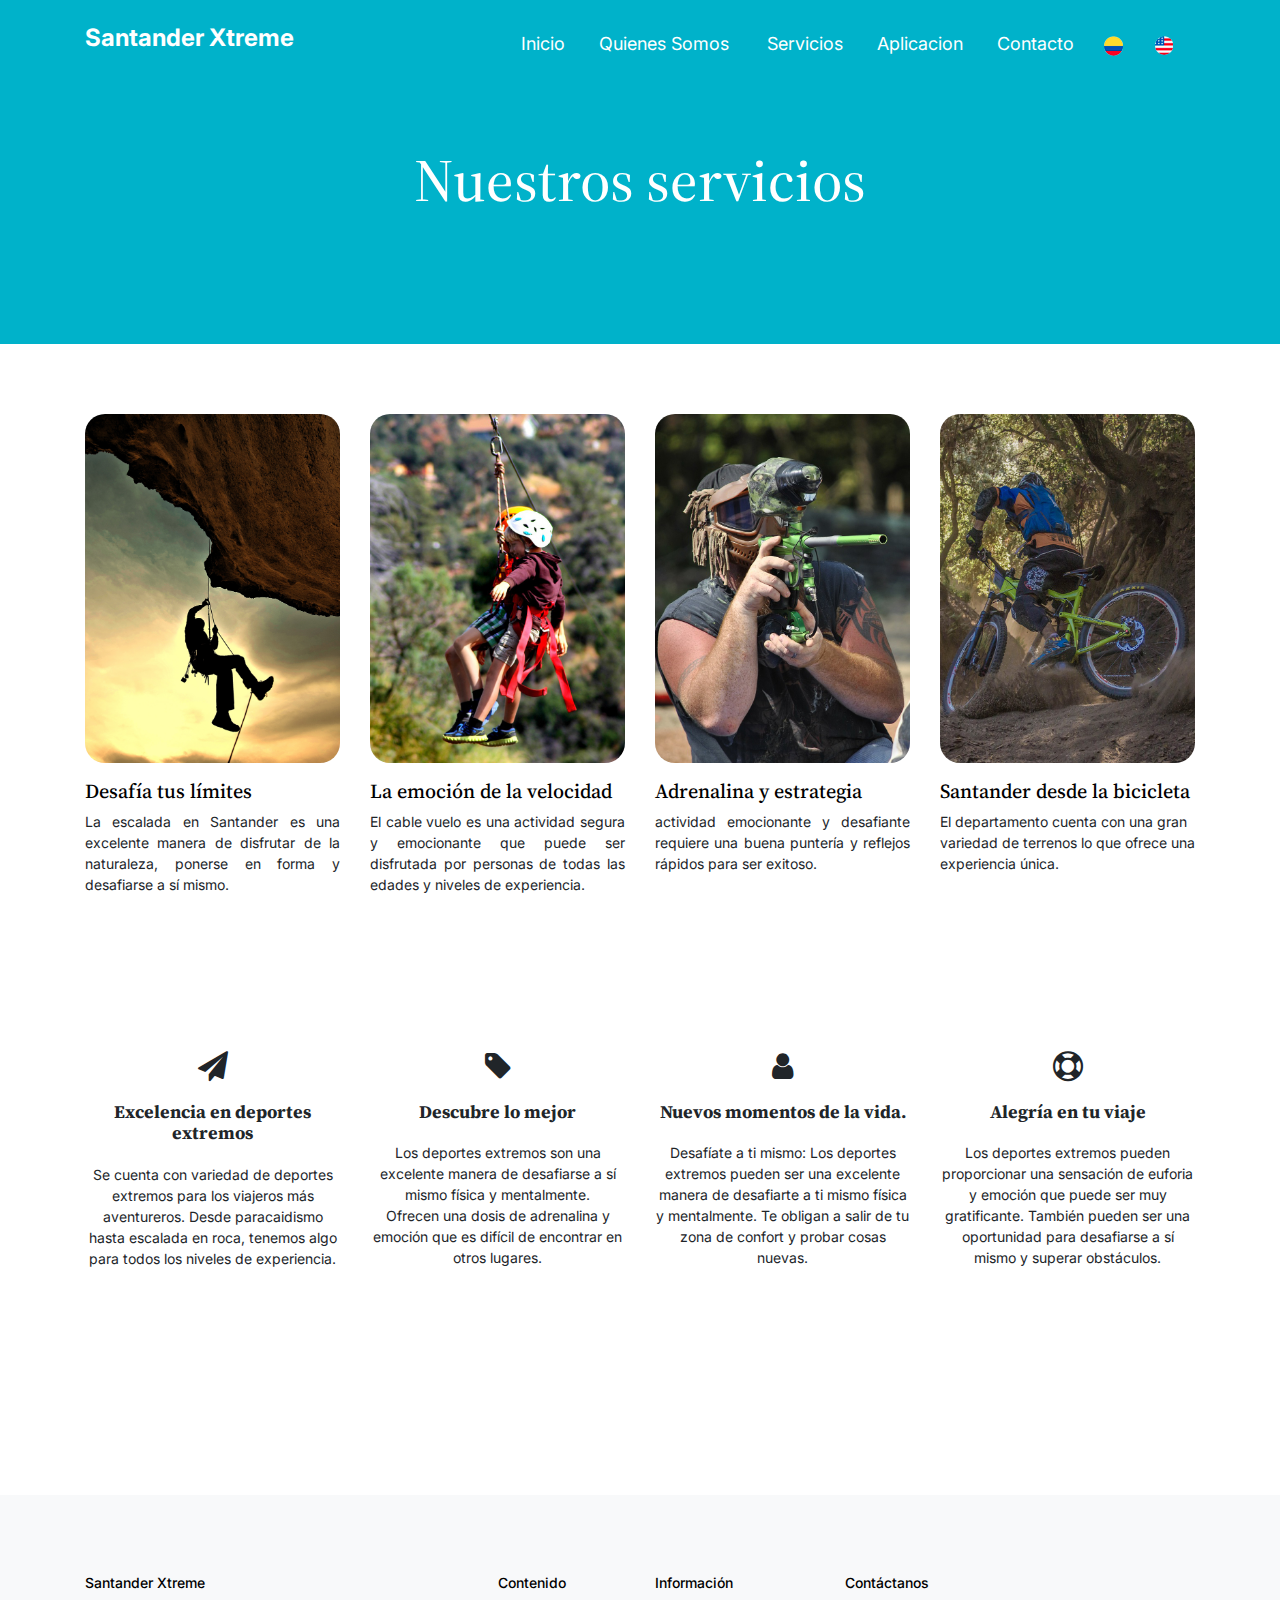
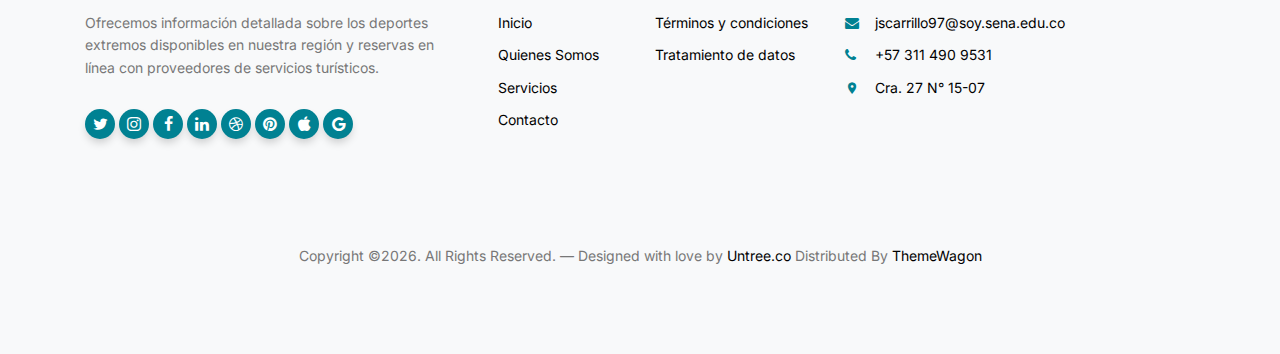
<file: Extremo/services.html>
<!-- /*
* Template Name: Tour
* Template Author: Untree.co
* Tempalte URI: https://untree.co/
* License: https://creativecommons.org/licenses/by/3.0/
*/ -->
<!doctype html>
<html lang="en">
  <head>
    <meta charset="utf-8">
    <meta name="viewport" content="width=device-width, initial-scale=1, shrink-to-fit=no">
    <meta name="author" content="Untree.co">
    <link rel="shortcut icon" href="favicon.png">
    <meta name="description" content="" />
    <meta name="keywords" content="bootstrap, bootstrap4" />
    <link rel="preconnect" href="https://fonts.googleapis.com">
    <link rel="preconnect" href="https://fonts.gstatic.com" crossorigin>
    <link href="https://fonts.googleapis.com/css2?family=Inter:wght@400;700&family=Source+Serif+Pro:wght@400;700&display=swap" rel="stylesheet">
    <link rel="stylesheet" href="css/bootstrap.min.css">
    <link rel="stylesheet" href="css/owl.carousel.min.css">
    <link rel="stylesheet" href="css/owl.theme.default.min.css">
    <link rel="stylesheet" href="css/jquery.fancybox.min.css">
    <link rel="stylesheet" href="fonts/icomoon/style.css">
    <link rel="stylesheet" href="fonts/flaticon/font/flaticon.css">
    <link rel="stylesheet" href="css/daterangepicker.css">
    <link rel="stylesheet" href="css/aos.css">
    <link rel="stylesheet" href="css/style.css">
    <title>Tour Free Bootstrap Template for Travel Agency by Untree.co</title>
  </head>
  <body>
    <div class="site-mobile-menu site-navbar-target">
      <div class="site-mobile-menu-header">
        <div class="site-mobile-menu-close">
          <span class="icofont-close js-menu-toggle"></span>
        </div>
      </div>
      <div class="site-mobile-menu-body"></div>
    </div>
    <nav class="site-nav">
      <div class="container">
        <div class="site-navigation">
          <a href="index.html" id="logo" class="logo m-0">Santander Xtreme <span class="text-primary"> </span></a>
          <ul class="js-clone-nav d-none d-lg-inline-block text-left site-menu float-right">
            <li class="active"><a href="index.html">Inicio</a></li>
            <li><a href="about.html">Quienes Somos</a></li>
            <li class="has-children">
              <ul class="dropdown">
                <ul class="dropdown">
                </ul>
            </li>
            <li><a href="#">Menu Three</a></li>
          </ul>
          </li>
          <li><a href="services.html">Servicios</a></li>
          <li><a href="php/form.php">Aplicacion</a></li>
          <li><a href="contact.html">Contacto</a></li>
          <li></li><a onclick="cambiarIdioma(this);" href="javascript:void(0)" data-idioma="es" style="display: inline; color: #fbfdff;">
            <img id="imagen" src="images/colombia_flag.png" title="Idioma Español" alt="Icono bandera Colombia">
          </a> </li>
          <li><a onclick="cambiarIdioma(this);" href="javascript:void(0)" data-idioma="en" style="display: inline; color: #fbfdff;">
              <img id="imagen" src="images/eeuu_flag.png" title="English Language" alt="Icono bandera Eeuu">
            </a></li>
          <ul class="navbar-nav page-menu mb-3 mb-lg-0">
          </ul>
          <a href="#" class="burger ml-auto float-right site-menu-toggle js-menu-toggle d-inline-block d-lg-none light" data-toggle="collapse" data-target="#main-navbar">
            <span></span>
          </a>
        </div>
      </div>
    </nav>
    <div class="hero hero-inner">
      <div class="container">
        <div class="row align-items-center">
          <div class="col-lg-6 mx-auto text-center">
            <div class="intro-wrap">
              <h1 class="mb-0">Nuestros servicios</h1>
              <p class="text-white"> </p>
            </div>
          </div>
        </div>
      </div>
    </div>
    <div class="untree_co-section">
      <div class="container">
        <div class="row">
          <div class="col-6 col-md-6 col-lg-3">
            <div class="media-1">
              <a href="#" class="d-block mb-3"><img src="images/Services/Service_1.jpg" alt="Image" class="img-fluid"></a>
              <div class="d-flex">
                <div>
                  <h3><a href="#">Desafía tus límites</a></h3>
                  <p class="text-justify">La escalada en Santander es una excelente manera de disfrutar de la naturaleza, ponerse en forma y desafiarse a sí mismo.</p>
                </div>
              </div>
            </div>
          </div>
          <div class="col-6 col-md-6 col-lg-3">
            <div class="media-1">
              <a href="#" class="d-block mb-3"><img src="images/Services/Service_2.jpg" alt="Image" class="img-fluid"></a>
              <div class="d-flex">
                <div>
                  <h3><a href="#">La emoción de la velocidad </a></h3>
                  <p class="text-justify">El cable vuelo es una actividad segura y emocionante que puede ser disfrutada por personas de todas las edades y niveles de experiencia.</p>
                </div>
              </div>
            </div>
          </div>
          <div class="col-6 col-md-6 col-lg-3">
            <div class="media-1">
              <a href="#" class="d-block mb-3"><img src="images/Services/Service_3.jpg" alt="Image" class="img-fluid"></a>
              <div class="d-flex">
                <div>
                  <h3><a href="#"> Adrenalina y estrategia</a></h3>
                  <p class="text-justify">actividad emocionante y desafiante requiere una buena puntería y reflejos rápidos para ser exitoso. </p>
                </div>
              </div>
            </div>
          </div>
          <div class="col-6 col-md-6 col-lg-3">
            <div class="media-1">
              <a href="#" class="d-block mb-3"><img src="images/Services/Service_4.jpg" alt="Image" class="img-fluid"></a>
              <div class="d-flex">
                <div>
                  <h3><a href="#">Santander desde la bicicleta</a></h3>
                  <p>El departamento cuenta con una gran variedad de terrenos lo que ofrece una experiencia única.</p>
                </div>
              </div>
            </div>
          </div>
        </div>
      </div>
    </div>
    <div class="untree_co-section">
      <div class="container">
        <div class="row">
          <div class="col-6 col-md-6 col-lg-3">
            <div class="service text-center">
              <span class="icon-paper-plane"></span>
              <h3>Excelencia en deportes extremos</h3>
              <p>Se cuenta con variedad de deportes extremos para los viajeros más aventureros. Desde paracaidismo hasta escalada en roca, tenemos algo para todos los niveles de experiencia.</p>
            </div>
          </div>
          <div class="col-6 col-md-6 col-lg-3">
            <div class="service text-center">
              <span class="icon-tag"></span>
              <h3>Descubre lo mejor </h3>
              <p>Los deportes extremos son una excelente manera de desafiarse a sí mismo física y mentalmente. <br>Ofrecen una dosis de adrenalina y emoción que es difícil de encontrar en otros lugares.</p>
            </div>
          </div>
          <div class="col-6 col-md-6 col-lg-3">
            <div class="service text-center">
              <span class="icon-user"></span>
              <h3>Nuevos momentos de la vida. </h3>
              <p>Desafíate a ti mismo: Los deportes extremos pueden ser una excelente manera de desafiarte a ti mismo física y mentalmente. Te obligan a salir de tu zona de confort y probar cosas nuevas.</p>
            </div>
          </div>
          <div class="col-6 col-md-6 col-lg-3">
            <div class="service text-center">
              <span class="icon-support"></span>
              <h3>Alegría en tu viaje</h3>
              <p>Los deportes extremos pueden proporcionar una sensación de euforia y emoción que puede ser muy gratificante. También pueden ser una oportunidad para desafiarse a sí mismo y superar obstáculos.</p>
            </div>
          </div>
        </div>
      </div>
    </div>
    <div class="untree_co-section">
      <div class="container">
      </div>
      <div class="row align-items-stretch">
      </div>
      <div class="col-6 col-sm-6 col-lg-4 feature-1-wrap d-md-flex flex-md-column order-lg-1">
      </div>
      <div class="col-6 col-sm-6 col-lg-4 feature-1-wrap d-md-flex flex-md-column order-lg-3">
      </div>
    </div>
    </div>
    </div>
    <div class="site-footer">
      <div class="inner first">
        <div class="container">
          <div class="row">
            <div class="col-md-6 col-lg-4">
              <div class="widget">
                <h3 class="heading">Santander Xtreme</h3>
                <p>Ofrecemos información detallada sobre los deportes extremos disponibles en nuestra región y reservas en línea con proveedores de servicios turísticos.</p>
              </div>
              <div class="widget">
                <ul class="list-unstyled social">
                  <li><a href="#"><span class="icon-twitter"></span></a></li>
                  <li><a href="#"><span class="icon-instagram"></span></a></li>
                  <li><a href="#"><span class="icon-facebook"></span></a></li>
                  <li><a href="#"><span class="icon-linkedin"></span></a></li>
                  <li><a href="#"><span class="icon-dribbble"></span></a></li>
                  <li><a href="#"><span class="icon-pinterest"></span></a></li>
                  <li><a href="#"><span class="icon-apple"></span></a></li>
                  <li><a href="#"><span class="icon-google"></span></a></li>
                </ul>
              </div>
            </div>
            <div class="col-md-6 col-lg-2 pl-lg-5">
              <div class="widget">
                <h3 class="heading">Contenido</h3>
                <ul class="links list-unstyled">
                  <li><a href="index.html">Inicio</a></li>
                  <li><a href="about.html">Quienes Somos</a></li>
                  <li><a href="services.html">Servicios</a></li>
                  <li><a href="contact.html">Contacto</a></li>
                </ul>
              </div>
            </div>
            <div class="col-md-6 col-lg-2">
              <div class="widget">
                <h3 class="heading">Información</h3>
                <ul class="links list-unstyled">
                  <li><a href="#">Términos y condiciones</a></li>
                  <li><a href="#">Tratamiento de datos</a></li>
                </ul>
              </div>
            </div>
            <div class="col-md-6 col-lg-4">
              <div class="widget">
                <h3 class="heading">Contáctanos</h3>
                <ul class="list-unstyled quick-info links">
                  <li class="email"><a href="#">jscarrillo97@soy.sena.edu.co</a></li>
                  <li class="phone"><a href="#">+57 311 490 9531</a></li>
                  <li class="address"><a href="#">Cra. 27 N° 15-07</a></li>
                </ul>
              </div>
            </div>
          </div>
        </div>
      </div>
      <div class="inner dark">
        <div class="container">
          <div class="row text-center">
            <div class="col-md-8 mb-3 mb-md-0 mx-auto">
              <p>Copyright &copy;<script>
                  document.write(new Date().getFullYear());
                </script>. All Rights Reserved. &mdash; Designed with love by <a href="https://untree.co" class="link-highlight">Untree.co</a>
 <!-- License information: https://untree.co/license/ --> Distributed By <a href="https://themewagon.com" target="_blank">ThemeWagon</a>
              </p>
            </div>
          </div>
        </div>
      </div>
    </div>
    <div id="overlayer"></div>
    <div class="loader">
      <div class="spinner-border" role="status">
        <span class="sr-only">Loading...</span>
      </div>
    </div>
    <script src="js/jquery-3.4.1.min.js"></script>
    <script src="js/popper.min.js"></script>
    <script src="js/bootstrap.min.js"></script>
    <script src="js/owl.carousel.min.js"></script>
    <script src="js/jquery.animateNumber.min.js"></script>
    <script src="js/jquery.waypoints.min.js"></script>
    <script src="js/jquery.fancybox.min.js"></script>
    <script src="js/aos.js"></script>
    <script src="js/moment.min.js"></script>
    <script src="js/daterangepicker.js"></script>
    <script src="js/typed.js"></script>
    <script src="js/custom.js"></script>
  </body>
</html>
</file>
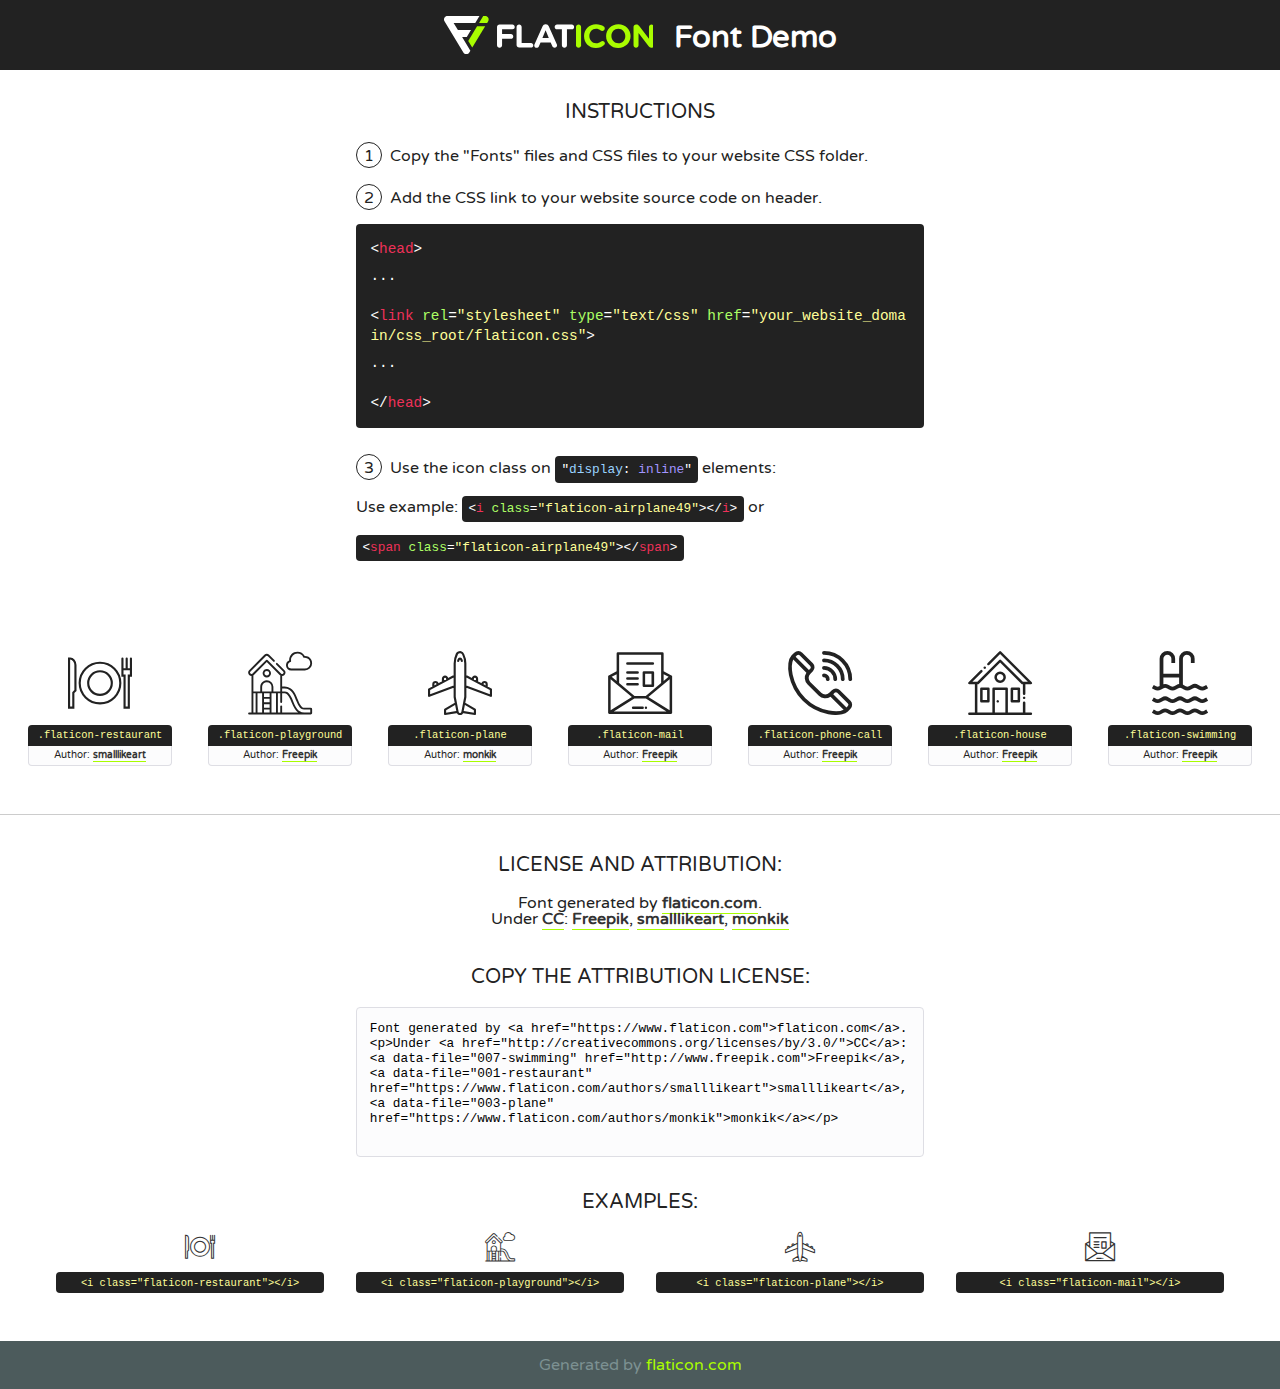
<file: Extremo/fonts/flaticon/font/flaticon.html>
<!DOCTYPE html>
<!--
  Flaticon icon font: Flaticon
  Creation date: 17/08/2020 06:54
-->
<html>
<!DOCTYPE html>
<html>

<head>
    <title>Flaticon WebFont</title>
    <link href="http://fonts.googleapis.com/css?family=Varela+Round" rel="stylesheet" type="text/css" />
    <link rel="stylesheet" type="text/css" href="flaticon.css">
    <meta charset="UTF-8">
    <style>
    html, body, div, span, applet, object, iframe,
    h1, h2, h3, h4, h5, h6, p, blockquote, pre,
    a, abbr, acronym, address, big, cite, code,
    del, dfn, em, img, ins, kbd, q, s, samp,
    small, strike, strong, sub, sup, tt, var,
    b, u, i, center,
    dl, dt, dd, ol, ul, li,
    fieldset, form, label, legend,
    table, caption, tbody, tfoot, thead, tr, th, td,
    article, aside, canvas, details, embed, 
    figure, figcaption, footer, header, hgroup, 
    menu, nav, output, ruby, section, summary,
    time, mark, audio, video {
        margin: 0;
        padding: 0;
        border: 0;
        font-size: 100%;
        font: inherit;
        vertical-align: baseline;
    }
    /* HTML5 display-role reset for older browsers */
    article, aside, details, figcaption, figure, 
    footer, header, hgroup, menu, nav, section {
        display: block;
    }
    body {
        line-height: 1;
    }
    ol, ul {
        list-style: none;
    }
    blockquote, q {
        quotes: none;
    }
    blockquote:before, blockquote:after,
    q:before, q:after {
        content: '';
        content: none;
    }
    table {
        border-collapse: collapse;
        border-spacing: 0;
    }
    body {
        font-family: 'Varela Round', Helvetica, Arial, sans-serif;
        font-size: 16px;
        color: #222;
    }
    a {
        color: #333;
        border-bottom: 1px solid #a9fd00;
        font-weight: bold;
        text-decoration: none;
    }
    * {
        -moz-box-sizing: border-box;
        -webkit-box-sizing: border-box;
        box-sizing: border-box;
        margin: 0;
        padding: 0;
    }
    [class^="flaticon-"]:before, [class*=" flaticon-"]:before, [class^="flaticon-"]:after, [class*=" flaticon-"]:after {
        font-family: Flaticon;
        font-size: 30px;
        font-style: normal;
        margin-left: 20px;
        color: #333;
    }
    .wrapper {
        max-width: 600px;
        margin: auto;
        padding: 0 1em;
    }
    .title {
        font-size: 1.25em;
        text-align: center;
        margin-bottom: 1em;
        text-transform: uppercase;
    }
    header {
        text-align: center;
        background-color: #222;
        color: #fff;
        padding: 1em;
    }
    header .logo {
        width: 210px;
        height: 38px;
        display: inline-block;
        vertical-align: middle;
        margin-right: 1em;
        border: none;
    }
    header strong {
        font-size: 1.95em;
        font-weight: bold;
        vertical-align: middle;
        margin-top: 5px;
        display: inline-block;
    }
    .demo {
        margin: 2em auto;
        line-height: 1.25em;
    }
    .demo ul li {
        margin-bottom: 1em;
    }
    .demo ul li .num {
        color: #222;
        border-radius: 20px;
        display: inline-block;
        width: 26px;
        padding: 3px;
        height: 26px;
        text-align: center;
        margin-right: 0.5em;
        border: 1px solid #222;
    }
    .demo ul li code {
        background-color: #222;
        border-radius: 4px;
        padding: 0.25em 0.5em;
        display: inline-block;
        color: #fff;
        font-family: Consolas,Monaco,Lucida Console,Liberation Mono,DejaVu Sans Mono,Bitstream Vera Sans Mono,Courier New, monospace;
        font-weight: lighter;
        margin-top: 1em;
        font-size: 0.8em;
        word-break: break-all;
    }
    .demo ul li code.big {
        padding: 1em;
        font-size: 0.9em;
    }
    .demo ul li code .red {
        color: #EF3159;
    }
    .demo ul li code .green {
        color: #ACFF65;
    }
    .demo ul li code .yellow {
        color: #FFFF99;
    }
    .demo ul li code .blue {
        color: #99D3FF;
    }
    .demo ul li code .purple {
        color: #A295FF;
    }
    .demo ul li code .dots {
        margin-top: 0.5em;
        display: block;
    }
    #glyphs {
        border-bottom: 1px solid #ccc;
        padding: 2em 0;
        text-align: center;
    }
    .glyph {
        display: inline-block;
        width: 9em;
        margin: 1em;
        text-align: center;
        vertical-align: top;
        background: #FFF;
    }
    .glyph .glyph-icon {
        padding: 10px;
        display: block;
        font-family:"Flaticon";
        font-size: 64px;
        line-height: 1;
    }
    .glyph .glyph-icon:before {
        font-size: 64px;
        color: #222;
        margin-left: 0;
    }
    .class-name {
        font-size: 0.65em;
        background-color: #222;
        color: #fff;
        border-radius: 4px 4px 0 0;
        padding: 0.5em;
        color: #FFFF99;
        font-family: Consolas,Monaco,Lucida Console,Liberation Mono,DejaVu Sans Mono,Bitstream Vera Sans Mono,Courier New, monospace;
    }
    .author-name {
        font-size: 0.6em;
        background-color: #fcfcfd;
        border: 1px solid #DEDEE4;
        border-top: 0;
        border-radius: 0 0 4px 4px;
        padding: 0.5em;
    }
    .class-name:last-child {
        font-size: 10px;
        color:#888;
    }
    .class-name:last-child a {
        font-size: 10px;
        color:#555;
    }
    .class-name:last-child a:hover {
        color:#a9fd00;
    }
    .glyph > input {
        display: block;
        width: 100px;
        margin: 5px auto;
        text-align: center;
        font-size: 12px;
        cursor: text;
    }
    .glyph > input.icon-input {
        font-family:"Flaticon";
        font-size: 16px;
        margin-bottom: 10px;
    }
    .attribution .title {
        margin-top: 2em;
    }
    .attribution textarea {
        background-color: #fcfcfd;
        padding: 1em;
        border: none;
        box-shadow: none;
        border: 1px solid #DEDEE4;
        border-radius: 4px;
        resize: none;
        width: 100%;
        height: 150px;
        font-size: 0.8em;
        font-family: Consolas,Monaco,Lucida Console,Liberation Mono,DejaVu Sans Mono,Bitstream Vera Sans Mono,Courier New, monospace;
        -webkit-appearance: none;
    }
    .iconsuse {
        margin: 2em auto;
        text-align: center;
        max-width: 1200px;
    }
    .iconsuse:after {
        content: '';
        display: table;
        clear: both;
    }
    .iconsuse .image {
        float: left;
        width: 25%;
        padding: 0 1em;
    }
    .iconsuse .image p {
        margin-bottom: 1em;
    }
    .iconsuse .image span {
        display: block;
        font-size: 0.65em;
        background-color: #222;
        color: #fff;
        border-radius: 4px;
        padding: 0.5em;
        color: #FFFF99;
        margin-top: 1em;
        font-family: Consolas,Monaco,Lucida Console,Liberation Mono,DejaVu Sans Mono,Bitstream Vera Sans Mono,Courier New, monospace;
    }
    #footer {
        text-align: center;
        background-color: #4C5B5C;
        color: #7c9192;
        padding: 1em;
    }
    #footer a {
        border: none;
        color: #a9fd00;
        font-weight: normal;
    }
    @media (max-width: 960px) {
        .iconsuse .image {
            width: 50%;
        }
    }
    @media (max-width: 560px) {
        .iconsuse .image {
            width: 100%;
        }
    }
    </style>
</head>

<body class="characters-off">

    <header>
        <a href="https://www.flaticon.com" target="_blank" class="logo">
            <svg version="1.1" xmlns="http://www.w3.org/2000/svg" xmlns:xlink="http://www.w3.org/1999/xlink" xmlns:a="http://ns.adobe.com/AdobeSVGViewerExtensions/3.0/" viewBox="0 0 560.875 102.036" enable-background="new 0 0 560.875 102.036" xml:space="preserve">
                <defs>
                </defs>
                <g>
                    <g class="letters">
                        <path fill="#ffffff" d="M141.596,29.675c0-3.777,2.985-6.767,6.764-6.767h34.438c3.426,0,6.15,2.728,6.15,6.15
                        c0,3.43-2.724,6.149-6.15,6.149h-27.674v13.091h23.719c3.429,0,6.151,2.724,6.151,6.15c0,3.43-2.723,6.149-6.151,6.149h-23.719
                        v17.574c0,3.773-2.986,6.761-6.764,6.761c-3.779,0-6.764-2.989-6.764-6.761V29.675z"></path>
                        <path fill="#ffffff" d="M193.844,29.149c0-3.781,2.985-6.767,6.764-6.767c3.776,0,6.763,2.985,6.763,6.767v42.957h25.039
                        c3.426,0,6.149,2.726,6.149,6.153c0,3.425-2.723,6.15-6.149,6.15h-31.802c-3.779,0-6.764-2.986-6.764-6.768V29.149z"></path>
                        <path fill="#ffffff" d="M241.891,75.71l21.438-48.407c1.492-3.341,4.215-5.357,7.906-5.357h0.792
                        c3.686,0,6.323,2.017,7.815,5.357l21.439,48.407c0.436,0.967,0.701,1.845,0.701,2.723c0,3.602-2.809,6.501-6.414,6.501
                        c-3.161,0-5.269-1.845-6.499-4.655l-4.132-9.661h-27.059l-4.301,10.102c-1.144,2.631-3.426,4.214-6.237,4.214
                        c-3.517,0-6.24-2.81-6.24-6.325C241.1,77.64,241.451,76.677,241.891,75.71z M279.932,58.666l-8.521-20.297l-8.526,20.297H279.932
                        z"></path>
                        <path fill="#ffffff" d="M314.864,35.387H301.86c-3.429,0-6.239-2.813-6.239-6.238c0-3.429,2.811-6.24,6.239-6.24h39.533
                        c3.426,0,6.237,2.811,6.237,6.24c0,3.425-2.811,6.238-6.237,6.238h-13.001v42.785c0,3.773-2.99,6.761-6.764,6.761
                        c-3.779,0-6.764-2.989-6.764-6.761V35.387z"></path>
                        <path fill="#A9FD00" d="M352.615,29.149c0-3.781,2.985-6.767,6.767-6.767c3.774,0,6.761,2.985,6.761,6.767v49.024
                        c0,3.773-2.987,6.761-6.761,6.761c-3.781,0-6.767-2.989-6.767-6.761V29.149z"></path>
                        <path fill="#A9FD00" d="M374.132,53.836v-0.179c0-17.481,13.178-31.801,32.065-31.801c9.22,0,15.459,2.458,20.557,6.238
                        c1.402,1.054,2.637,2.985,2.637,5.357c0,3.692-2.985,6.59-6.681,6.59c-1.845,0-3.071-0.702-4.044-1.319
                        c-3.776-2.813-7.729-4.393-12.562-4.393c-10.364,0-17.831,8.611-17.831,19.154v0.173c0,10.542,7.291,19.329,17.831,19.329
                        c5.715,0,9.492-1.756,13.359-4.834c1.049-0.874,2.458-1.491,4.039-1.491c3.429,0,6.325,2.813,6.325,6.236
                        c0,2.106-1.056,3.78-2.282,4.834c-5.539,4.834-12.036,7.733-21.878,7.733C387.572,85.464,374.132,71.493,374.132,53.836z"></path>
                        <path fill="#A9FD00" d="M433.009,53.836v-0.179c0-17.481,13.79-31.801,32.766-31.801c18.981,0,32.592,14.143,32.592,31.628v0.173
                        c0,17.483-13.785,31.807-32.769,31.807C446.625,85.464,433.009,71.32,433.009,53.836z M484.224,53.836v-0.179
                        c0-10.539-7.725-19.326-18.626-19.326c-10.893,0-18.449,8.611-18.449,19.154v0.173c0,10.542,7.73,19.329,18.626,19.329
                        C476.676,72.986,484.224,64.378,484.224,53.836z"></path>
                        <path fill="#A9FD00" d="M506.233,29.321c0-3.774,2.99-6.763,6.767-6.763h1.401c3.252,0,5.183,1.583,7.029,3.953l26.093,34.265
                        V29.059c0-3.692,2.99-6.677,6.681-6.677c3.683,0,6.671,2.985,6.671,6.677v48.934c0,3.78-2.987,6.765-6.764,6.765h-0.436
                        c-3.257,0-5.188-1.581-7.034-3.953l-27.056-35.492v32.944c0,3.687-2.985,6.676-6.678,6.676c-3.683,0-6.673-2.989-6.673-6.676
                        V29.321z"></path>
                    </g>
                    <g class="insignia">
                        <path fill="#ffffff" d="M48.372,56.137h12.517l11.156-18.537H37.186L25.688,18.539h57.825L94.668,0H9.271
                        C5.925,0,2.842,1.801,1.198,4.716c-1.644,2.907-1.593,6.482,0.134,9.343l50.38,83.501c1.678,2.781,4.689,4.476,7.938,4.476
                        c3.246,0,6.257-1.695,7.935-4.476l2.898-4.804L48.372,56.137z"></path>
                        <g class="i">
                            <path fill="#A9FD00" d="M93.575,18.539h0.031v0.004l21.652,0.004l2.705-4.488c1.727-2.861,1.778-6.436,0.133-9.343
                            C116.454,1.801,113.371,0,110.026,0h-5.294L93.575,18.539z"></path>
                            <polygon fill="#A9FD00" points="88.291,27.356 64.725,66.486 75.519,84.404 109.942,27.356"></polygon>
                        </g>
                    </g>
                </g>
            </svg>
        </a>
        <strong>Font Demo</strong>
    </header>


    <section class="demo wrapper">

        <p class="title">Instructions</p>

        <ul>
            <li>
                <span class="num">1</span>Copy the "Fonts" files and CSS files to your website CSS folder.
            </li>
            <li>
                <span class="num">2</span>Add the CSS link to your website source code on header.
                <code class="big">
                    &lt;<span class="red">head</span>&gt;
                    <br/><span class="dots">...</span>
                    <br/>&lt;<span class="red">link</span> <span class="green">rel</span>=<span class="yellow">"stylesheet"</span> <span class="green">type</span>=<span class="yellow">"text/css"</span> <span class="green">href</span>=<span class="yellow">"your_website_domain/css_root/flaticon.css"</span>&gt;
                    <br/><span class="dots">...</span>
                    <br/>&lt;/<span class="red">head</span>&gt;
                </code>
            </li>

            <li>
                <p>
                    <span class="num">3</span>Use the icon class on <code>"<span class="blue">display</span>:<span class="purple"> inline</span>"</code> elements:
                    <br />
                    Use example: <code>&lt;<span class="red">i</span> <span class="green">class</span>=<span class="yellow">&quot;flaticon-airplane49&quot;</span>&gt;&lt;/<span class="red">i</span>&gt;</code> or <code>&lt;<span class="red">span</span> <span class="green">class</span>=<span class="yellow">&quot;flaticon-airplane49&quot;</span>&gt;&lt;/<span class="red">span</span>&gt;</code>
            </li>
        </ul>

    </section>




   <section id="glyphs">          
    
      
        <div class="glyph"><div class="glyph-icon flaticon-restaurant"></div>
            <div class="class-name">.flaticon-restaurant</div>
            <div class="author-name">Author: <a data-file="001-restaurant" href="https://www.flaticon.com/authors/smalllikeart">smalllikeart</a> </div> 
        </div>        
        
        <div class="glyph"><div class="glyph-icon flaticon-playground"></div>
            <div class="class-name">.flaticon-playground</div>
            <div class="author-name">Author: <a data-file="002-playground" href="http://www.freepik.com">Freepik</a> </div> 
        </div>        
        
        <div class="glyph"><div class="glyph-icon flaticon-plane"></div>
            <div class="class-name">.flaticon-plane</div>
            <div class="author-name">Author: <a data-file="003-plane" href="https://www.flaticon.com/authors/monkik">monkik</a> </div> 
        </div>        
        
        <div class="glyph"><div class="glyph-icon flaticon-mail"></div>
            <div class="class-name">.flaticon-mail</div>
            <div class="author-name">Author: <a data-file="004-mail" href="http://www.freepik.com">Freepik</a> </div> 
        </div>        
        
        <div class="glyph"><div class="glyph-icon flaticon-phone-call"></div>
            <div class="class-name">.flaticon-phone-call</div>
            <div class="author-name">Author: <a data-file="005-phone-call" href="http://www.freepik.com">Freepik</a> </div> 
        </div>        
        
        <div class="glyph"><div class="glyph-icon flaticon-house"></div>
            <div class="class-name">.flaticon-house</div>
            <div class="author-name">Author: <a data-file="006-house" href="http://www.freepik.com">Freepik</a> </div> 
        </div>        
        
        <div class="glyph"><div class="glyph-icon flaticon-swimming"></div>
            <div class="class-name">.flaticon-swimming</div>
            <div class="author-name">Author: <a data-file="007-swimming" href="http://www.freepik.com">Freepik</a> </div> 
        </div>        
        

    </section>



    <section class="attribution wrapper"   style="text-align:center;">

      <div class="title">License and attribution:</div><div class="attrDiv">Font generated by <a href="https://www.flaticon.com">flaticon.com</a>. <div><p>Under <a href="http://creativecommons.org/licenses/by/3.0/">CC</a>: <a data-file="007-swimming" href="http://www.freepik.com">Freepik</a>, <a data-file="001-restaurant" href="https://www.flaticon.com/authors/smalllikeart">smalllikeart</a>, <a data-file="003-plane" href="https://www.flaticon.com/authors/monkik">monkik</a></p>  </div>
      </div>
      <div class="title">Copy the Attribution License:</div>

    <textarea onclick="this.focus();this.select();">Font generated by &lt;a href=&quot;https://www.flaticon.com&quot;&gt;flaticon.com&lt;/a&gt;. <p>Under <a href="http://creativecommons.org/licenses/by/3.0/">CC</a>: <a data-file="007-swimming" href="http://www.freepik.com">Freepik</a>, <a data-file="001-restaurant" href="https://www.flaticon.com/authors/smalllikeart">smalllikeart</a>, <a data-file="003-plane" href="https://www.flaticon.com/authors/monkik">monkik</a></p>  
     </textarea>

    </section>

    <section class="iconsuse">

          <div class="title">Examples:</div>            
             
            <div class="image">
                <p>
                    <i class="glyph-icon flaticon-restaurant"></i> 
                    <span>&lt;i class=&quot;flaticon-restaurant&quot;&gt;&lt;/i&gt;</span>
                </p>
            </div>
            
            <div class="image">
                <p>
                    <i class="glyph-icon flaticon-playground"></i> 
                    <span>&lt;i class=&quot;flaticon-playground&quot;&gt;&lt;/i&gt;</span>
                </p>
            </div>
            
            <div class="image">
                <p>
                    <i class="glyph-icon flaticon-plane"></i> 
                    <span>&lt;i class=&quot;flaticon-plane&quot;&gt;&lt;/i&gt;</span>
                </p>
            </div>
            
            <div class="image">
                <p>
                    <i class="glyph-icon flaticon-mail"></i> 
                    <span>&lt;i class=&quot;flaticon-mail&quot;&gt;&lt;/i&gt;</span>
                </p>
            </div>
                       
        </div>
                            
    </section>

<div id="footer">
    <div>Generated by <a href="https://www.flaticon.com">flaticon.com</a>
    </div>
</div>



</body>
</html>
</file>
<file: Extremo/fonts/icomoon/style.css>
@font-face {
  font-family: 'icomoon';
  src:  url('fonts/icomoon.eot?10si43');
  src:  url('fonts/icomoon.eot?10si43#iefix') format('embedded-opentype'),
    url('fonts/icomoon.ttf?10si43') format('truetype'),
    url('fonts/icomoon.woff?10si43') format('woff'),
    url('fonts/icomoon.svg?10si43#icomoon') format('svg');
  font-weight: normal;
  font-style: normal;
}

[class^="icon-"], [class*=" icon-"] {
  /* use !important to prevent issues with browser extensions that change fonts */
  font-family: 'icomoon' !important;
  speak: none;
  font-style: normal;
  font-weight: normal;
  font-variant: normal;
  text-transform: none;
  line-height: 1;

  /* Better Font Rendering =========== */
  -webkit-font-smoothing: antialiased;
  -moz-osx-font-smoothing: grayscale;
}

.icon-asterisk:before {
  content: "\f069";
}
.icon-plus:before {
  content: "\f067";
}
.icon-question:before {
  content: "\f128";
}
.icon-minus:before {
  content: "\f068";
}
.icon-glass:before {
  content: "\f000";
}
.icon-music:before {
  content: "\f001";
}
.icon-search:before {
  content: "\f002";
}
.icon-envelope-o:before {
  content: "\f003";
}
.icon-heart:before {
  content: "\f004";
}
.icon-star:before {
  content: "\f005";
}
.icon-star-o:before {
  content: "\f006";
}
.icon-user:before {
  content: "\f007";
}
.icon-film:before {
  content: "\f008";
}
.icon-th-large:before {
  content: "\f009";
}
.icon-th:before {
  content: "\f00a";
}
.icon-th-list:before {
  content: "\f00b";
}
.icon-check:before {
  content: "\f00c";
}
.icon-close:before {
  content: "\f00d";
}
.icon-remove:before {
  content: "\f00d";
}
.icon-times:before {
  content: "\f00d";
}
.icon-search-plus:before {
  content: "\f00e";
}
.icon-search-minus:before {
  content: "\f010";
}
.icon-power-off:before {
  content: "\f011";
}
.icon-signal:before {
  content: "\f012";
}
.icon-cog:before {
  content: "\f013";
}
.icon-gear:before {
  content: "\f013";
}
.icon-trash-o:before {
  content: "\f014";
}
.icon-home:before {
  content: "\f015";
}
.icon-file-o:before {
  content: "\f016";
}
.icon-clock-o:before {
  content: "\f017";
}
.icon-road:before {
  content: "\f018";
}
.icon-download:before {
  content: "\f019";
}
.icon-arrow-circle-o-down:before {
  content: "\f01a";
}
.icon-arrow-circle-o-up:before {
  content: "\f01b";
}
.icon-inbox:before {
  content: "\f01c";
}
.icon-play-circle-o:before {
  content: "\f01d";
}
.icon-repeat:before {
  content: "\f01e";
}
.icon-rotate-right:before {
  content: "\f01e";
}
.icon-refresh:before {
  content: "\f021";
}
.icon-list-alt:before {
  content: "\f022";
}
.icon-lock:before {
  content: "\f023";
}
.icon-flag:before {
  content: "\f024";
}
.icon-headphones:before {
  content: "\f025";
}
.icon-volume-off:before {
  content: "\f026";
}
.icon-volume-down:before {
  content: "\f027";
}
.icon-volume-up:before {
  content: "\f028";
}
.icon-qrcode:before {
  content: "\f029";
}
.icon-barcode:before {
  content: "\f02a";
}
.icon-tag:before {
  content: "\f02b";
}
.icon-tags:before {
  content: "\f02c";
}
.icon-book:before {
  content: "\f02d";
}
.icon-bookmark:before {
  content: "\f02e";
}
.icon-print:before {
  content: "\f02f";
}
.icon-camera:before {
  content: "\f030";
}
.icon-font:before {
  content: "\f031";
}
.icon-bold:before {
  content: "\f032";
}
.icon-italic:before {
  content: "\f033";
}
.icon-text-height:before {
  content: "\f034";
}
.icon-text-width:before {
  content: "\f035";
}
.icon-align-left:before {
  content: "\f036";
}
.icon-align-center:before {
  content: "\f037";
}
.icon-align-right:before {
  content: "\f038";
}
.icon-align-justify:before {
  content: "\f039";
}
.icon-list:before {
  content: "\f03a";
}
.icon-dedent:before {
  content: "\f03b";
}
.icon-outdent:before {
  content: "\f03b";
}
.icon-indent:before {
  content: "\f03c";
}
.icon-video-camera:before {
  content: "\f03d";
}
.icon-image:before {
  content: "\f03e";
}
.icon-photo:before {
  content: "\f03e";
}
.icon-picture-o:before {
  content: "\f03e";
}
.icon-pencil:before {
  content: "\f040";
}
.icon-map-marker:before {
  content: "\f041";
}
.icon-adjust:before {
  content: "\f042";
}
.icon-tint:before {
  content: "\f043";
}
.icon-edit:before {
  content: "\f044";
}
.icon-pencil-square-o:before {
  content: "\f044";
}
.icon-share-square-o:before {
  content: "\f045";
}
.icon-check-square-o:before {
  content: "\f046";
}
.icon-arrows:before {
  content: "\f047";
}
.icon-step-backward:before {
  content: "\f048";
}
.icon-fast-backward:before {
  content: "\f049";
}
.icon-backward:before {
  content: "\f04a";
}
.icon-play:before {
  content: "\f04b";
}
.icon-pause:before {
  content: "\f04c";
}
.icon-stop:before {
  content: "\f04d";
}
.icon-forward:before {
  content: "\f04e";
}
.icon-fast-forward:before {
  content: "\f050";
}
.icon-step-forward:before {
  content: "\f051";
}
.icon-eject:before {
  content: "\f052";
}
.icon-chevron-left:before {
  content: "\f053";
}
.icon-chevron-right:before {
  content: "\f054";
}
.icon-plus-circle:before {
  content: "\f055";
}
.icon-minus-circle:before {
  content: "\f056";
}
.icon-times-circle:before {
  content: "\f057";
}
.icon-check-circle:before {
  content: "\f058";
}
.icon-question-circle:before {
  content: "\f059";
}
.icon-info-circle:before {
  content: "\f05a";
}
.icon-crosshairs:before {
  content: "\f05b";
}
.icon-times-circle-o:before {
  content: "\f05c";
}
.icon-check-circle-o:before {
  content: "\f05d";
}
.icon-ban:before {
  content: "\f05e";
}
.icon-arrow-left:before {
  content: "\f060";
}
.icon-arrow-right:before {
  content: "\f061";
}
.icon-arrow-up:before {
  content: "\f062";
}
.icon-arrow-down:before {
  content: "\f063";
}
.icon-mail-forward:before {
  content: "\f064";
}
.icon-share:before {
  content: "\f064";
}
.icon-expand:before {
  content: "\f065";
}
.icon-compress:before {
  content: "\f066";
}
.icon-exclamation-circle:before {
  content: "\f06a";
}
.icon-gift:before {
  content: "\f06b";
}
.icon-leaf:before {
  content: "\f06c";
}
.icon-fire:before {
  content: "\f06d";
}
.icon-eye:before {
  content: "\f06e";
}
.icon-eye-slash:before {
  content: "\f070";
}
.icon-exclamation-triangle:before {
  content: "\f071";
}
.icon-warning:before {
  content: "\f071";
}
.icon-plane:before {
  content: "\f072";
}
.icon-calendar:before {
  content: "\f073";
}
.icon-random:before {
  content: "\f074";
}
.icon-comment:before {
  content: "\f075";
}
.icon-magnet:before {
  content: "\f076";
}
.icon-chevron-up:before {
  content: "\f077";
}
.icon-chevron-down:before {
  content: "\f078";
}
.icon-retweet:before {
  content: "\f079";
}
.icon-shopping-cart:before {
  content: "\f07a";
}
.icon-folder:before {
  content: "\f07b";
}
.icon-folder-open:before {
  content: "\f07c";
}
.icon-arrows-v:before {
  content: "\f07d";
}
.icon-arrows-h:before {
  content: "\f07e";
}
.icon-bar-chart:before {
  content: "\f080";
}
.icon-bar-chart-o:before {
  content: "\f080";
}
.icon-twitter-square:before {
  content: "\f081";
}
.icon-facebook-square:before {
  content: "\f082";
}
.icon-camera-retro:before {
  content: "\f083";
}
.icon-key:before {
  content: "\f084";
}
.icon-cogs:before {
  content: "\f085";
}
.icon-gears:before {
  content: "\f085";
}
.icon-comments:before {
  content: "\f086";
}
.icon-thumbs-o-up:before {
  content: "\f087";
}
.icon-thumbs-o-down:before {
  content: "\f088";
}
.icon-star-half:before {
  content: "\f089";
}
.icon-heart-o:before {
  content: "\f08a";
}
.icon-sign-out:before {
  content: "\f08b";
}
.icon-linkedin-square:before {
  content: "\f08c";
}
.icon-thumb-tack:before {
  content: "\f08d";
}
.icon-external-link:before {
  content: "\f08e";
}
.icon-sign-in:before {
  content: "\f090";
}
.icon-trophy:before {
  content: "\f091";
}
.icon-github-square:before {
  content: "\f092";
}
.icon-upload:before {
  content: "\f093";
}
.icon-lemon-o:before {
  content: "\f094";
}
.icon-phone:before {
  content: "\f095";
}
.icon-square-o:before {
  content: "\f096";
}
.icon-bookmark-o:before {
  content: "\f097";
}
.icon-phone-square:before {
  content: "\f098";
}
.icon-twitter:before {
  content: "\f099";
}
.icon-facebook:before {
  content: "\f09a";
}
.icon-facebook-f:before {
  content: "\f09a";
}
.icon-github:before {
  content: "\f09b";
}
.icon-unlock:before {
  content: "\f09c";
}
.icon-credit-card:before {
  content: "\f09d";
}
.icon-feed:before {
  content: "\f09e";
}
.icon-rss:before {
  content: "\f09e";
}
.icon-hdd-o:before {
  content: "\f0a0";
}
.icon-bullhorn:before {
  content: "\f0a1";
}
.icon-bell-o:before {
  content: "\f0a2";
}
.icon-certificate:before {
  content: "\f0a3";
}
.icon-hand-o-right:before {
  content: "\f0a4";
}
.icon-hand-o-left:before {
  content: "\f0a5";
}
.icon-hand-o-up:before {
  content: "\f0a6";
}
.icon-hand-o-down:before {
  content: "\f0a7";
}
.icon-arrow-circle-left:before {
  content: "\f0a8";
}
.icon-arrow-circle-right:before {
  content: "\f0a9";
}
.icon-arrow-circle-up:before {
  content: "\f0aa";
}
.icon-arrow-circle-down:before {
  content: "\f0ab";
}
.icon-globe:before {
  content: "\f0ac";
}
.icon-wrench:before {
  content: "\f0ad";
}
.icon-tasks:before {
  content: "\f0ae";
}
.icon-filter:before {
  content: "\f0b0";
}
.icon-briefcase:before {
  content: "\f0b1";
}
.icon-arrows-alt:before {
  content: "\f0b2";
}
.icon-group:before {
  content: "\f0c0";
}
.icon-users:before {
  content: "\f0c0";
}
.icon-chain:before {
  content: "\f0c1";
}
.icon-link:before {
  content: "\f0c1";
}
.icon-cloud:before {
  content: "\f0c2";
}
.icon-flask:before {
  content: "\f0c3";
}
.icon-cut:before {
  content: "\f0c4";
}
.icon-scissors:before {
  content: "\f0c4";
}
.icon-copy:before {
  content: "\f0c5";
}
.icon-files-o:before {
  content: "\f0c5";
}
.icon-paperclip:before {
  content: "\f0c6";
}
.icon-floppy-o:before {
  content: "\f0c7";
}
.icon-save:before {
  content: "\f0c7";
}
.icon-square:before {
  content: "\f0c8";
}
.icon-bars:before {
  content: "\f0c9";
}
.icon-navicon:before {
  content: "\f0c9";
}
.icon-reorder:before {
  content: "\f0c9";
}
.icon-list-ul:before {
  content: "\f0ca";
}
.icon-list-ol:before {
  content: "\f0cb";
}
.icon-strikethrough:before {
  content: "\f0cc";
}
.icon-underline:before {
  content: "\f0cd";
}
.icon-table:before {
  content: "\f0ce";
}
.icon-magic:before {
  content: "\f0d0";
}
.icon-truck:before {
  content: "\f0d1";
}
.icon-pinterest:before {
  content: "\f0d2";
}
.icon-pinterest-square:before {
  content: "\f0d3";
}
.icon-google-plus-square:before {
  content: "\f0d4";
}
.icon-google-plus:before {
  content: "\f0d5";
}
.icon-money:before {
  content: "\f0d6";
}
.icon-caret-down:before {
  content: "\f0d7";
}
.icon-caret-up:before {
  content: "\f0d8";
}
.icon-caret-left:before {
  content: "\f0d9";
}
.icon-caret-right:before {
  content: "\f0da";
}
.icon-columns:before {
  content: "\f0db";
}
.icon-sort:before {
  content: "\f0dc";
}
.icon-unsorted:before {
  content: "\f0dc";
}
.icon-sort-desc:before {
  content: "\f0dd";
}
.icon-sort-down:before {
  content: "\f0dd";
}
.icon-sort-asc:before {
  content: "\f0de";
}
.icon-sort-up:before {
  content: "\f0de";
}
.icon-envelope:before {
  content: "\f0e0";
}
.icon-linkedin:before {
  content: "\f0e1";
}
.icon-rotate-left:before {
  content: "\f0e2";
}
.icon-undo:before {
  content: "\f0e2";
}
.icon-gavel:before {
  content: "\f0e3";
}
.icon-legal:before {
  content: "\f0e3";
}
.icon-dashboard:before {
  content: "\f0e4";
}
.icon-tachometer:before {
  content: "\f0e4";
}
.icon-comment-o:before {
  content: "\f0e5";
}
.icon-comments-o:before {
  content: "\f0e6";
}
.icon-bolt:before {
  content: "\f0e7";
}
.icon-flash:before {
  content: "\f0e7";
}
.icon-sitemap:before {
  content: "\f0e8";
}
.icon-umbrella:before {
  content: "\f0e9";
}
.icon-clipboard:before {
  content: "\f0ea";
}
.icon-paste:before {
  content: "\f0ea";
}
.icon-lightbulb-o:before {
  content: "\f0eb";
}
.icon-exchange:before {
  content: "\f0ec";
}
.icon-cloud-download:before {
  content: "\f0ed";
}
.icon-cloud-upload:before {
  content: "\f0ee";
}
.icon-user-md:before {
  content: "\f0f0";
}
.icon-stethoscope:before {
  content: "\f0f1";
}
.icon-suitcase:before {
  content: "\f0f2";
}
.icon-bell:before {
  content: "\f0f3";
}
.icon-coffee:before {
  content: "\f0f4";
}
.icon-cutlery:before {
  content: "\f0f5";
}
.icon-file-text-o:before {
  content: "\f0f6";
}
.icon-building-o:before {
  content: "\f0f7";
}
.icon-hospital-o:before {
  content: "\f0f8";
}
.icon-ambulance:before {
  content: "\f0f9";
}
.icon-medkit:before {
  content: "\f0fa";
}
.icon-fighter-jet:before {
  content: "\f0fb";
}
.icon-beer:before {
  content: "\f0fc";
}
.icon-h-square:before {
  content: "\f0fd";
}
.icon-plus-square:before {
  content: "\f0fe";
}
.icon-angle-double-left:before {
  content: "\f100";
}
.icon-angle-double-right:before {
  content: "\f101";
}
.icon-angle-double-up:before {
  content: "\f102";
}
.icon-angle-double-down:before {
  content: "\f103";
}
.icon-angle-left:before {
  content: "\f104";
}
.icon-angle-right:before {
  content: "\f105";
}
.icon-angle-up:before {
  content: "\f106";
}
.icon-angle-down:before {
  content: "\f107";
}
.icon-desktop:before {
  content: "\f108";
}
.icon-laptop:before {
  content: "\f109";
}
.icon-tablet:before {
  content: "\f10a";
}
.icon-mobile:before {
  content: "\f10b";
}
.icon-mobile-phone:before {
  content: "\f10b";
}
.icon-circle-o:before {
  content: "\f10c";
}
.icon-quote-left:before {
  content: "\f10d";
}
.icon-quote-right:before {
  content: "\f10e";
}
.icon-spinner:before {
  content: "\f110";
}
.icon-circle:before {
  content: "\f111";
}
.icon-mail-reply:before {
  content: "\f112";
}
.icon-reply:before {
  content: "\f112";
}
.icon-github-alt:before {
  content: "\f113";
}
.icon-folder-o:before {
  content: "\f114";
}
.icon-folder-open-o:before {
  content: "\f115";
}
.icon-smile-o:before {
  content: "\f118";
}
.icon-frown-o:before {
  content: "\f119";
}
.icon-meh-o:before {
  content: "\f11a";
}
.icon-gamepad:before {
  content: "\f11b";
}
.icon-keyboard-o:before {
  content: "\f11c";
}
.icon-flag-o:before {
  content: "\f11d";
}
.icon-flag-checkered:before {
  content: "\f11e";
}
.icon-terminal:before {
  content: "\f120";
}
.icon-code:before {
  content: "\f121";
}
.icon-mail-reply-all:before {
  content: "\f122";
}
.icon-reply-all:before {
  content: "\f122";
}
.icon-star-half-empty:before {
  content: "\f123";
}
.icon-star-half-full:before {
  content: "\f123";
}
.icon-star-half-o:before {
  content: "\f123";
}
.icon-location-arrow:before {
  content: "\f124";
}
.icon-crop:before {
  content: "\f125";
}
.icon-code-fork:before {
  content: "\f126";
}
.icon-chain-broken:before {
  content: "\f127";
}
.icon-unlink:before {
  content: "\f127";
}
.icon-info:before {
  content: "\f129";
}
.icon-exclamation:before {
  content: "\f12a";
}
.icon-superscript:before {
  content: "\f12b";
}
.icon-subscript:before {
  content: "\f12c";
}
.icon-eraser:before {
  content: "\f12d";
}
.icon-puzzle-piece:before {
  content: "\f12e";
}
.icon-microphone:before {
  content: "\f130";
}
.icon-microphone-slash:before {
  content: "\f131";
}
.icon-shield:before {
  content: "\f132";
}
.icon-calendar-o:before {
  content: "\f133";
}
.icon-fire-extinguisher:before {
  content: "\f134";
}
.icon-rocket:before {
  content: "\f135";
}
.icon-maxcdn:before {
  content: "\f136";
}
.icon-chevron-circle-left:before {
  content: "\f137";
}
.icon-chevron-circle-right:before {
  content: "\f138";
}
.icon-chevron-circle-up:before {
  content: "\f139";
}
.icon-chevron-circle-down:before {
  content: "\f13a";
}
.icon-html5:before {
  content: "\f13b";
}
.icon-css3:before {
  content: "\f13c";
}
.icon-anchor:before {
  content: "\f13d";
}
.icon-unlock-alt:before {
  content: "\f13e";
}
.icon-bullseye:before {
  content: "\f140";
}
.icon-ellipsis-h:before {
  content: "\f141";
}
.icon-ellipsis-v:before {
  content: "\f142";
}
.icon-rss-square:before {
  content: "\f143";
}
.icon-play-circle:before {
  content: "\f144";
}
.icon-ticket:before {
  content: "\f145";
}
.icon-minus-square:before {
  content: "\f146";
}
.icon-minus-square-o:before {
  content: "\f147";
}
.icon-level-up:before {
  content: "\f148";
}
.icon-level-down:before {
  content: "\f149";
}
.icon-check-square:before {
  content: "\f14a";
}
.icon-pencil-square:before {
  content: "\f14b";
}
.icon-external-link-square:before {
  content: "\f14c";
}
.icon-share-square:before {
  content: "\f14d";
}
.icon-compass:before {
  content: "\f14e";
}
.icon-caret-square-o-down:before {
  content: "\f150";
}
.icon-toggle-down:before {
  content: "\f150";
}
.icon-caret-square-o-up:before {
  content: "\f151";
}
.icon-toggle-up:before {
  content: "\f151";
}
.icon-caret-square-o-right:before {
  content: "\f152";
}
.icon-toggle-right:before {
  content: "\f152";
}
.icon-eur:before {
  content: "\f153";
}
.icon-euro:before {
  content: "\f153";
}
.icon-gbp:before {
  content: "\f154";
}
.icon-dollar:before {
  content: "\f155";
}
.icon-usd:before {
  content: "\f155";
}
.icon-inr:before {
  content: "\f156";
}
.icon-rupee:before {
  content: "\f156";
}
.icon-cny:before {
  content: "\f157";
}
.icon-jpy:before {
  content: "\f157";
}
.icon-rmb:before {
  content: "\f157";
}
.icon-yen:before {
  content: "\f157";
}
.icon-rouble:before {
  content: "\f158";
}
.icon-rub:before {
  content: "\f158";
}
.icon-ruble:before {
  content: "\f158";
}
.icon-krw:before {
  content: "\f159";
}
.icon-won:before {
  content: "\f159";
}
.icon-bitcoin:before {
  content: "\f15a";
}
.icon-btc:before {
  content: "\f15a";
}
.icon-file:before {
  content: "\f15b";
}
.icon-file-text:before {
  content: "\f15c";
}
.icon-sort-alpha-asc:before {
  content: "\f15d";
}
.icon-sort-alpha-desc:before {
  content: "\f15e";
}
.icon-sort-amount-asc:before {
  content: "\f160";
}
.icon-sort-amount-desc:before {
  content: "\f161";
}
.icon-sort-numeric-asc:before {
  content: "\f162";
}
.icon-sort-numeric-desc:before {
  content: "\f163";
}
.icon-thumbs-up:before {
  content: "\f164";
}
.icon-thumbs-down:before {
  content: "\f165";
}
.icon-youtube-square:before {
  content: "\f166";
}
.icon-youtube:before {
  content: "\f167";
}
.icon-xing:before {
  content: "\f168";
}
.icon-xing-square:before {
  content: "\f169";
}
.icon-youtube-play:before {
  content: "\f16a";
}
.icon-dropbox:before {
  content: "\f16b";
}
.icon-stack-overflow:before {
  content: "\f16c";
}
.icon-instagram:before {
  content: "\f16d";
}
.icon-flickr:before {
  content: "\f16e";
}
.icon-adn:before {
  content: "\f170";
}
.icon-bitbucket:before {
  content: "\f171";
}
.icon-bitbucket-square:before {
  content: "\f172";
}
.icon-tumblr:before {
  content: "\f173";
}
.icon-tumblr-square:before {
  content: "\f174";
}
.icon-long-arrow-down:before {
  content: "\f175";
}
.icon-long-arrow-up:before {
  content: "\f176";
}
.icon-long-arrow-left:before {
  content: "\f177";
}
.icon-long-arrow-right:before {
  content: "\f178";
}
.icon-apple:before {
  content: "\f179";
}
.icon-windows:before {
  content: "\f17a";
}
.icon-android:before {
  content: "\f17b";
}
.icon-linux:before {
  content: "\f17c";
}
.icon-dribbble:before {
  content: "\f17d";
}
.icon-skype:before {
  content: "\f17e";
}
.icon-foursquare:before {
  content: "\f180";
}
.icon-trello:before {
  content: "\f181";
}
.icon-female:before {
  content: "\f182";
}
.icon-male:before {
  content: "\f183";
}
.icon-gittip:before {
  content: "\f184";
}
.icon-gratipay:before {
  content: "\f184";
}
.icon-sun-o:before {
  content: "\f185";
}
.icon-moon-o:before {
  content: "\f186";
}
.icon-archive:before {
  content: "\f187";
}
.icon-bug:before {
  content: "\f188";
}
.icon-vk:before {
  content: "\f189";
}
.icon-weibo:before {
  content: "\f18a";
}
.icon-renren:before {
  content: "\f18b";
}
.icon-pagelines:before {
  content: "\f18c";
}
.icon-stack-exchange:before {
  content: "\f18d";
}
.icon-arrow-circle-o-right:before {
  content: "\f18e";
}
.icon-arrow-circle-o-left:before {
  content: "\f190";
}
.icon-caret-square-o-left:before {
  content: "\f191";
}
.icon-toggle-left:before {
  content: "\f191";
}
.icon-dot-circle-o:before {
  content: "\f192";
}
.icon-wheelchair:before {
  content: "\f193";
}
.icon-vimeo-square:before {
  content: "\f194";
}
.icon-try:before {
  content: "\f195";
}
.icon-turkish-lira:before {
  content: "\f195";
}
.icon-plus-square-o:before {
  content: "\f196";
}
.icon-space-shuttle:before {
  content: "\f197";
}
.icon-slack:before {
  content: "\f198";
}
.icon-envelope-square:before {
  content: "\f199";
}
.icon-wordpress:before {
  content: "\f19a";
}
.icon-openid:before {
  content: "\f19b";
}
.icon-bank:before {
  content: "\f19c";
}
.icon-institution:before {
  content: "\f19c";
}
.icon-university:before {
  content: "\f19c";
}
.icon-graduation-cap:before {
  content: "\f19d";
}
.icon-mortar-board:before {
  content: "\f19d";
}
.icon-yahoo:before {
  content: "\f19e";
}
.icon-google:before {
  content: "\f1a0";
}
.icon-reddit:before {
  content: "\f1a1";
}
.icon-reddit-square:before {
  content: "\f1a2";
}
.icon-stumbleupon-circle:before {
  content: "\f1a3";
}
.icon-stumbleupon:before {
  content: "\f1a4";
}
.icon-delicious:before {
  content: "\f1a5";
}
.icon-digg:before {
  content: "\f1a6";
}
.icon-pied-piper-pp:before {
  content: "\f1a7";
}
.icon-pied-piper-alt:before {
  content: "\f1a8";
}
.icon-drupal:before {
  content: "\f1a9";
}
.icon-joomla:before {
  content: "\f1aa";
}
.icon-language:before {
  content: "\f1ab";
}
.icon-fax:before {
  content: "\f1ac";
}
.icon-building:before {
  content: "\f1ad";
}
.icon-child:before {
  content: "\f1ae";
}
.icon-paw:before {
  content: "\f1b0";
}
.icon-spoon:before {
  content: "\f1b1";
}
.icon-cube:before {
  content: "\f1b2";
}
.icon-cubes:before {
  content: "\f1b3";
}
.icon-behance:before {
  content: "\f1b4";
}
.icon-behance-square:before {
  content: "\f1b5";
}
.icon-steam:before {
  content: "\f1b6";
}
.icon-steam-square:before {
  content: "\f1b7";
}
.icon-recycle:before {
  content: "\f1b8";
}
.icon-automobile:before {
  content: "\f1b9";
}
.icon-car:before {
  content: "\f1b9";
}
.icon-cab:before {
  content: "\f1ba";
}
.icon-taxi:before {
  content: "\f1ba";
}
.icon-tree:before {
  content: "\f1bb";
}
.icon-spotify:before {
  content: "\f1bc";
}
.icon-deviantart:before {
  content: "\f1bd";
}
.icon-soundcloud:before {
  content: "\f1be";
}
.icon-database:before {
  content: "\f1c0";
}
.icon-file-pdf-o:before {
  content: "\f1c1";
}
.icon-file-word-o:before {
  content: "\f1c2";
}
.icon-file-excel-o:before {
  content: "\f1c3";
}
.icon-file-powerpoint-o:before {
  content: "\f1c4";
}
.icon-file-image-o:before {
  content: "\f1c5";
}
.icon-file-photo-o:before {
  content: "\f1c5";
}
.icon-file-picture-o:before {
  content: "\f1c5";
}
.icon-file-archive-o:before {
  content: "\f1c6";
}
.icon-file-zip-o:before {
  content: "\f1c6";
}
.icon-file-audio-o:before {
  content: "\f1c7";
}
.icon-file-sound-o:before {
  content: "\f1c7";
}
.icon-file-movie-o:before {
  content: "\f1c8";
}
.icon-file-video-o:before {
  content: "\f1c8";
}
.icon-file-code-o:before {
  content: "\f1c9";
}
.icon-vine:before {
  content: "\f1ca";
}
.icon-codepen:before {
  content: "\f1cb";
}
.icon-jsfiddle:before {
  content: "\f1cc";
}
.icon-life-bouy:before {
  content: "\f1cd";
}
.icon-life-buoy:before {
  content: "\f1cd";
}
.icon-life-ring:before {
  content: "\f1cd";
}
.icon-life-saver:before {
  content: "\f1cd";
}
.icon-support:before {
  content: "\f1cd";
}
.icon-circle-o-notch:before {
  content: "\f1ce";
}
.icon-ra:before {
  content: "\f1d0";
}
.icon-rebel:before {
  content: "\f1d0";
}
.icon-resistance:before {
  content: "\f1d0";
}
.icon-empire:before {
  content: "\f1d1";
}
.icon-ge:before {
  content: "\f1d1";
}
.icon-git-square:before {
  content: "\f1d2";
}
.icon-git:before {
  content: "\f1d3";
}
.icon-hacker-news:before {
  content: "\f1d4";
}
.icon-y-combinator-square:before {
  content: "\f1d4";
}
.icon-yc-square:before {
  content: "\f1d4";
}
.icon-tencent-weibo:before {
  content: "\f1d5";
}
.icon-qq:before {
  content: "\f1d6";
}
.icon-wechat:before {
  content: "\f1d7";
}
.icon-weixin:before {
  content: "\f1d7";
}
.icon-paper-plane:before {
  content: "\f1d8";
}
.icon-send:before {
  content: "\f1d8";
}
.icon-paper-plane-o:before {
  content: "\f1d9";
}
.icon-send-o:before {
  content: "\f1d9";
}
.icon-history:before {
  content: "\f1da";
}
.icon-circle-thin:before {
  content: "\f1db";
}
.icon-header:before {
  content: "\f1dc";
}
.icon-paragraph:before {
  content: "\f1dd";
}
.icon-sliders:before {
  content: "\f1de";
}
.icon-share-alt:before {
  content: "\f1e0";
}
.icon-share-alt-square:before {
  content: "\f1e1";
}
.icon-bomb:before {
  content: "\f1e2";
}
.icon-futbol-o:before {
  content: "\f1e3";
}
.icon-soccer-ball-o:before {
  content: "\f1e3";
}
.icon-tty:before {
  content: "\f1e4";
}
.icon-binoculars:before {
  content: "\f1e5";
}
.icon-plug:before {
  content: "\f1e6";
}
.icon-slideshare:before {
  content: "\f1e7";
}
.icon-twitch:before {
  content: "\f1e8";
}
.icon-yelp:before {
  content: "\f1e9";
}
.icon-newspaper-o:before {
  content: "\f1ea";
}
.icon-wifi:before {
  content: "\f1eb";
}
.icon-calculator:before {
  content: "\f1ec";
}
.icon-paypal:before {
  content: "\f1ed";
}
.icon-google-wallet:before {
  content: "\f1ee";
}
.icon-cc-visa:before {
  content: "\f1f0";
}
.icon-cc-mastercard:before {
  content: "\f1f1";
}
.icon-cc-discover:before {
  content: "\f1f2";
}
.icon-cc-amex:before {
  content: "\f1f3";
}
.icon-cc-paypal:before {
  content: "\f1f4";
}
.icon-cc-stripe:before {
  content: "\f1f5";
}
.icon-bell-slash:before {
  content: "\f1f6";
}
.icon-bell-slash-o:before {
  content: "\f1f7";
}
.icon-trash:before {
  content: "\f1f8";
}
.icon-copyright:before {
  content: "\f1f9";
}
.icon-at:before {
  content: "\f1fa";
}
.icon-eyedropper:before {
  content: "\f1fb";
}
.icon-paint-brush:before {
  content: "\f1fc";
}
.icon-birthday-cake:before {
  content: "\f1fd";
}
.icon-area-chart:before {
  content: "\f1fe";
}
.icon-pie-chart:before {
  content: "\f200";
}
.icon-line-chart:before {
  content: "\f201";
}
.icon-lastfm:before {
  content: "\f202";
}
.icon-lastfm-square:before {
  content: "\f203";
}
.icon-toggle-off:before {
  content: "\f204";
}
.icon-toggle-on:before {
  content: "\f205";
}
.icon-bicycle:before {
  content: "\f206";
}
.icon-bus:before {
  content: "\f207";
}
.icon-ioxhost:before {
  content: "\f208";
}
.icon-angellist:before {
  content: "\f209";
}
.icon-cc:before {
  content: "\f20a";
}
.icon-ils:before {
  content: "\f20b";
}
.icon-shekel:before {
  content: "\f20b";
}
.icon-sheqel:before {
  content: "\f20b";
}
.icon-meanpath:before {
  content: "\f20c";
}
.icon-buysellads:before {
  content: "\f20d";
}
.icon-connectdevelop:before {
  content: "\f20e";
}
.icon-dashcube:before {
  content: "\f210";
}
.icon-forumbee:before {
  content: "\f211";
}
.icon-leanpub:before {
  content: "\f212";
}
.icon-sellsy:before {
  content: "\f213";
}
.icon-shirtsinbulk:before {
  content: "\f214";
}
.icon-simplybuilt:before {
  content: "\f215";
}
.icon-skyatlas:before {
  content: "\f216";
}
.icon-cart-plus:before {
  content: "\f217";
}
.icon-cart-arrow-down:before {
  content: "\f218";
}
.icon-diamond:before {
  content: "\f219";
}
.icon-ship:before {
  content: "\f21a";
}
.icon-user-secret:before {
  content: "\f21b";
}
.icon-motorcycle:before {
  content: "\f21c";
}
.icon-street-view:before {
  content: "\f21d";
}
.icon-heartbeat:before {
  content: "\f21e";
}
.icon-venus:before {
  content: "\f221";
}
.icon-mars:before {
  content: "\f222";
}
.icon-mercury:before {
  content: "\f223";
}
.icon-intersex:before {
  content: "\f224";
}
.icon-transgender:before {
  content: "\f224";
}
.icon-transgender-alt:before {
  content: "\f225";
}
.icon-venus-double:before {
  content: "\f226";
}
.icon-mars-double:before {
  content: "\f227";
}
.icon-venus-mars:before {
  content: "\f228";
}
.icon-mars-stroke:before {
  content: "\f229";
}
.icon-mars-stroke-v:before {
  content: "\f22a";
}
.icon-mars-stroke-h:before {
  content: "\f22b";
}
.icon-neuter:before {
  content: "\f22c";
}
.icon-genderless:before {
  content: "\f22d";
}
.icon-facebook-official:before {
  content: "\f230";
}
.icon-pinterest-p:before {
  content: "\f231";
}
.icon-whatsapp:before {
  content: "\f232";
}
.icon-server:before {
  content: "\f233";
}
.icon-user-plus:before {
  content: "\f234";
}
.icon-user-times:before {
  content: "\f235";
}
.icon-bed:before {
  content: "\f236";
}
.icon-hotel:before {
  content: "\f236";
}
.icon-viacoin:before {
  content: "\f237";
}
.icon-train:before {
  content: "\f238";
}
.icon-subway:before {
  content: "\f239";
}
.icon-medium:before {
  content: "\f23a";
}
.icon-y-combinator:before {
  content: "\f23b";
}
.icon-yc:before {
  content: "\f23b";
}
.icon-optin-monster:before {
  content: "\f23c";
}
.icon-opencart:before {
  content: "\f23d";
}
.icon-expeditedssl:before {
  content: "\f23e";
}
.icon-battery:before {
  content: "\f240";
}
.icon-battery-4:before {
  content: "\f240";
}
.icon-battery-full:before {
  content: "\f240";
}
.icon-battery-3:before {
  content: "\f241";
}
.icon-battery-three-quarters:before {
  content: "\f241";
}
.icon-battery-2:before {
  content: "\f242";
}
.icon-battery-half:before {
  content: "\f242";
}
.icon-battery-1:before {
  content: "\f243";
}
.icon-battery-quarter:before {
  content: "\f243";
}
.icon-battery-0:before {
  content: "\f244";
}
.icon-battery-empty:before {
  content: "\f244";
}
.icon-mouse-pointer:before {
  content: "\f245";
}
.icon-i-cursor:before {
  content: "\f246";
}
.icon-object-group:before {
  content: "\f247";
}
.icon-object-ungroup:before {
  content: "\f248";
}
.icon-sticky-note:before {
  content: "\f249";
}
.icon-sticky-note-o:before {
  content: "\f24a";
}
.icon-cc-jcb:before {
  content: "\f24b";
}
.icon-cc-diners-club:before {
  content: "\f24c";
}
.icon-clone:before {
  content: "\f24d";
}
.icon-balance-scale:before {
  content: "\f24e";
}
.icon-hourglass-o:before {
  content: "\f250";
}
.icon-hourglass-1:before {
  content: "\f251";
}
.icon-hourglass-start:before {
  content: "\f251";
}
.icon-hourglass-2:before {
  content: "\f252";
}
.icon-hourglass-half:before {
  content: "\f252";
}
.icon-hourglass-3:before {
  content: "\f253";
}
.icon-hourglass-end:before {
  content: "\f253";
}
.icon-hourglass:before {
  content: "\f254";
}
.icon-hand-grab-o:before {
  content: "\f255";
}
.icon-hand-rock-o:before {
  content: "\f255";
}
.icon-hand-paper-o:before {
  content: "\f256";
}
.icon-hand-stop-o:before {
  content: "\f256";
}
.icon-hand-scissors-o:before {
  content: "\f257";
}
.icon-hand-lizard-o:before {
  content: "\f258";
}
.icon-hand-spock-o:before {
  content: "\f259";
}
.icon-hand-pointer-o:before {
  content: "\f25a";
}
.icon-hand-peace-o:before {
  content: "\f25b";
}
.icon-trademark:before {
  content: "\f25c";
}
.icon-registered:before {
  content: "\f25d";
}
.icon-creative-commons:before {
  content: "\f25e";
}
.icon-gg:before {
  content: "\f260";
}
.icon-gg-circle:before {
  content: "\f261";
}
.icon-tripadvisor:before {
  content: "\f262";
}
.icon-odnoklassniki:before {
  content: "\f263";
}
.icon-odnoklassniki-square:before {
  content: "\f264";
}
.icon-get-pocket:before {
  content: "\f265";
}
.icon-wikipedia-w:before {
  content: "\f266";
}
.icon-safari:before {
  content: "\f267";
}
.icon-chrome:before {
  content: "\f268";
}
.icon-firefox:before {
  content: "\f269";
}
.icon-opera:before {
  content: "\f26a";
}
.icon-internet-explorer:before {
  content: "\f26b";
}
.icon-television:before {
  content: "\f26c";
}
.icon-tv:before {
  content: "\f26c";
}
.icon-contao:before {
  content: "\f26d";
}
.icon-500px:before {
  content: "\f26e";
}
.icon-amazon:before {
  content: "\f270";
}
.icon-calendar-plus-o:before {
  content: "\f271";
}
.icon-calendar-minus-o:before {
  content: "\f272";
}
.icon-calendar-times-o:before {
  content: "\f273";
}
.icon-calendar-check-o:before {
  content: "\f274";
}
.icon-industry:before {
  content: "\f275";
}
.icon-map-pin:before {
  content: "\f276";
}
.icon-map-signs:before {
  content: "\f277";
}
.icon-map-o:before {
  content: "\f278";
}
.icon-map:before {
  content: "\f279";
}
.icon-commenting:before {
  content: "\f27a";
}
.icon-commenting-o:before {
  content: "\f27b";
}
.icon-houzz:before {
  content: "\f27c";
}
.icon-vimeo:before {
  content: "\f27d";
}
.icon-black-tie:before {
  content: "\f27e";
}
.icon-fonticons:before {
  content: "\f280";
}
.icon-reddit-alien:before {
  content: "\f281";
}
.icon-edge:before {
  content: "\f282";
}
.icon-credit-card-alt:before {
  content: "\f283";
}
.icon-codiepie:before {
  content: "\f284";
}
.icon-modx:before {
  content: "\f285";
}
.icon-fort-awesome:before {
  content: "\f286";
}
.icon-usb:before {
  content: "\f287";
}
.icon-product-hunt:before {
  content: "\f288";
}
.icon-mixcloud:before {
  content: "\f289";
}
.icon-scribd:before {
  content: "\f28a";
}
.icon-pause-circle:before {
  content: "\f28b";
}
.icon-pause-circle-o:before {
  content: "\f28c";
}
.icon-stop-circle:before {
  content: "\f28d";
}
.icon-stop-circle-o:before {
  content: "\f28e";
}
.icon-shopping-bag:before {
  content: "\f290";
}
.icon-shopping-basket:before {
  content: "\f291";
}
.icon-hashtag:before {
  content: "\f292";
}
.icon-bluetooth:before {
  content: "\f293";
}
.icon-bluetooth-b:before {
  content: "\f294";
}
.icon-percent:before {
  content: "\f295";
}
.icon-gitlab:before {
  content: "\f296";
}
.icon-wpbeginner:before {
  content: "\f297";
}
.icon-wpforms:before {
  content: "\f298";
}
.icon-envira:before {
  content: "\f299";
}
.icon-universal-access:before {
  content: "\f29a";
}
.icon-wheelchair-alt:before {
  content: "\f29b";
}
.icon-question-circle-o:before {
  content: "\f29c";
}
.icon-blind:before {
  content: "\f29d";
}
.icon-audio-description:before {
  content: "\f29e";
}
.icon-volume-control-phone:before {
  content: "\f2a0";
}
.icon-braille:before {
  content: "\f2a1";
}
.icon-assistive-listening-systems:before {
  content: "\f2a2";
}
.icon-american-sign-language-interpreting:before {
  content: "\f2a3";
}
.icon-asl-interpreting:before {
  content: "\f2a3";
}
.icon-deaf:before {
  content: "\f2a4";
}
.icon-deafness:before {
  content: "\f2a4";
}
.icon-hard-of-hearing:before {
  content: "\f2a4";
}
.icon-glide:before {
  content: "\f2a5";
}
.icon-glide-g:before {
  content: "\f2a6";
}
.icon-sign-language:before {
  content: "\f2a7";
}
.icon-signing:before {
  content: "\f2a7";
}
.icon-low-vision:before {
  content: "\f2a8";
}
.icon-viadeo:before {
  content: "\f2a9";
}
.icon-viadeo-square:before {
  content: "\f2aa";
}
.icon-snapchat:before {
  content: "\f2ab";
}
.icon-snapchat-ghost:before {
  content: "\f2ac";
}
.icon-snapchat-square:before {
  content: "\f2ad";
}
.icon-pied-piper:before {
  content: "\f2ae";
}
.icon-first-order:before {
  content: "\f2b0";
}
.icon-yoast:before {
  content: "\f2b1";
}
.icon-themeisle:before {
  content: "\f2b2";
}
.icon-google-plus-circle:before {
  content: "\f2b3";
}
.icon-google-plus-official:before {
  content: "\f2b3";
}
.icon-fa:before {
  content: "\f2b4";
}
.icon-font-awesome:before {
  content: "\f2b4";
}
.icon-handshake-o:before {
  content: "\f2b5";
}
.icon-envelope-open:before {
  content: "\f2b6";
}
.icon-envelope-open-o:before {
  content: "\f2b7";
}
.icon-linode:before {
  content: "\f2b8";
}
.icon-address-book:before {
  content: "\f2b9";
}
.icon-address-book-o:before {
  content: "\f2ba";
}
.icon-address-card:before {
  content: "\f2bb";
}
.icon-vcard:before {
  content: "\f2bb";
}
.icon-address-card-o:before {
  content: "\f2bc";
}
.icon-vcard-o:before {
  content: "\f2bc";
}
.icon-user-circle:before {
  content: "\f2bd";
}
.icon-user-circle-o:before {
  content: "\f2be";
}
.icon-user-o:before {
  content: "\f2c0";
}
.icon-id-badge:before {
  content: "\f2c1";
}
.icon-drivers-license:before {
  content: "\f2c2";
}
.icon-id-card:before {
  content: "\f2c2";
}
.icon-drivers-license-o:before {
  content: "\f2c3";
}
.icon-id-card-o:before {
  content: "\f2c3";
}
.icon-quora:before {
  content: "\f2c4";
}
.icon-free-code-camp:before {
  content: "\f2c5";
}
.icon-telegram:before {
  content: "\f2c6";
}
.icon-thermometer:before {
  content: "\f2c7";
}
.icon-thermometer-4:before {
  content: "\f2c7";
}
.icon-thermometer-full:before {
  content: "\f2c7";
}
.icon-thermometer-3:before {
  content: "\f2c8";
}
.icon-thermometer-three-quarters:before {
  content: "\f2c8";
}
.icon-thermometer-2:before {
  content: "\f2c9";
}
.icon-thermometer-half:before {
  content: "\f2c9";
}
.icon-thermometer-1:before {
  content: "\f2ca";
}
.icon-thermometer-quarter:before {
  content: "\f2ca";
}
.icon-thermometer-0:before {
  content: "\f2cb";
}
.icon-thermometer-empty:before {
  content: "\f2cb";
}
.icon-shower:before {
  content: "\f2cc";
}
.icon-bath:before {
  content: "\f2cd";
}
.icon-bathtub:before {
  content: "\f2cd";
}
.icon-s15:before {
  content: "\f2cd";
}
.icon-podcast:before {
  content: "\f2ce";
}
.icon-window-maximize:before {
  content: "\f2d0";
}
.icon-window-minimize:before {
  content: "\f2d1";
}
.icon-window-restore:before {
  content: "\f2d2";
}
.icon-times-rectangle:before {
  content: "\f2d3";
}
.icon-window-close:before {
  content: "\f2d3";
}
.icon-times-rectangle-o:before {
  content: "\f2d4";
}
.icon-window-close-o:before {
  content: "\f2d4";
}
.icon-bandcamp:before {
  content: "\f2d5";
}
.icon-grav:before {
  content: "\f2d6";
}
.icon-etsy:before {
  content: "\f2d7";
}
.icon-imdb:before {
  content: "\f2d8";
}
.icon-ravelry:before {
  content: "\f2d9";
}
.icon-eercast:before {
  content: "\f2da";
}
.icon-microchip:before {
  content: "\f2db";
}
.icon-snowflake-o:before {
  content: "\f2dc";
}
.icon-superpowers:before {
  content: "\f2dd";
}
.icon-wpexplorer:before {
  content: "\f2de";
}
.icon-meetup:before {
  content: "\f2e0";
}
.icon-3d_rotation:before {
  content: "\e84d";
}
.icon-ac_unit:before {
  content: "\eb3b";
}
.icon-alarm:before {
  content: "\e855";
}
.icon-access_alarms:before {
  content: "\e191";
}
.icon-schedule:before {
  content: "\e8b5";
}
.icon-accessibility:before {
  content: "\e84e";
}
.icon-accessible:before {
  content: "\e914";
}
.icon-account_balance:before {
  content: "\e84f";
}
.icon-account_balance_wallet:before {
  content: "\e850";
}
.icon-account_box:before {
  content: "\e851";
}
.icon-account_circle:before {
  content: "\e853";
}
.icon-adb:before {
  content: "\e60e";
}
.icon-add:before {
  content: "\e145";
}
.icon-add_a_photo:before {
  content: "\e439";
}
.icon-alarm_add:before {
  content: "\e856";
}
.icon-add_alert:before {
  content: "\e003";
}
.icon-add_box:before {
  content: "\e146";
}
.icon-add_circle:before {
  content: "\e147";
}
.icon-control_point:before {
  content: "\e3ba";
}
.icon-add_location:before {
  content: "\e567";
}
.icon-add_shopping_cart:before {
  content: "\e854";
}
.icon-queue:before {
  content: "\e03c";
}
.icon-add_to_queue:before {
  content: "\e05c";
}
.icon-adjust2:before {
  content: "\e39e";
}
.icon-airline_seat_flat:before {
  content: "\e630";
}
.icon-airline_seat_flat_angled:before {
  content: "\e631";
}
.icon-airline_seat_individual_suite:before {
  content: "\e632";
}
.icon-airline_seat_legroom_extra:before {
  content: "\e633";
}
.icon-airline_seat_legroom_normal:before {
  content: "\e634";
}
.icon-airline_seat_legroom_reduced:before {
  content: "\e635";
}
.icon-airline_seat_recline_extra:before {
  content: "\e636";
}
.icon-airline_seat_recline_normal:before {
  content: "\e637";
}
.icon-flight:before {
  content: "\e539";
}
.icon-airplanemode_inactive:before {
  content: "\e194";
}
.icon-airplay:before {
  content: "\e055";
}
.icon-airport_shuttle:before {
  content: "\eb3c";
}
.icon-alarm_off:before {
  content: "\e857";
}
.icon-alarm_on:before {
  content: "\e858";
}
.icon-album:before {
  content: "\e019";
}
.icon-all_inclusive:before {
  content: "\eb3d";
}
.icon-all_out:before {
  content: "\e90b";
}
.icon-android2:before {
  content: "\e859";
}
.icon-announcement:before {
  content: "\e85a";
}
.icon-apps:before {
  content: "\e5c3";
}
.icon-archive2:before {
  content: "\e149";
}
.icon-arrow_back:before {
  content: "\e5c4";
}
.icon-arrow_downward:before {
  content: "\e5db";
}
.icon-arrow_drop_down:before {
  content: "\e5c5";
}
.icon-arrow_drop_down_circle:before {
  content: "\e5c6";
}
.icon-arrow_drop_up:before {
  content: "\e5c7";
}
.icon-arrow_forward:before {
  content: "\e5c8";
}
.icon-arrow_upward:before {
  content: "\e5d8";
}
.icon-art_track:before {
  content: "\e060";
}
.icon-aspect_ratio:before {
  content: "\e85b";
}
.icon-poll:before {
  content: "\e801";
}
.icon-assignment:before {
  content: "\e85d";
}
.icon-assignment_ind:before {
  content: "\e85e";
}
.icon-assignment_late:before {
  content: "\e85f";
}
.icon-assignment_return:before {
  content: "\e860";
}
.icon-assignment_returned:before {
  content: "\e861";
}
.icon-assignment_turned_in:before {
  content: "\e862";
}
.icon-assistant:before {
  content: "\e39f";
}
.icon-flag2:before {
  content: "\e153";
}
.icon-attach_file:before {
  content: "\e226";
}
.icon-attach_money:before {
  content: "\e227";
}
.icon-attachment:before {
  content: "\e2bc";
}
.icon-audiotrack:before {
  content: "\e3a1";
}
.icon-autorenew:before {
  content: "\e863";
}
.icon-av_timer:before {
  content: "\e01b";
}
.icon-backspace:before {
  content: "\e14a";
}
.icon-cloud_upload:before {
  content: "\e2c3";
}
.icon-battery_alert:before {
  content: "\e19c";
}
.icon-battery_charging_full:before {
  content: "\e1a3";
}
.icon-battery_std:before {
  content: "\e1a5";
}
.icon-battery_unknown:before {
  content: "\e1a6";
}
.icon-beach_access:before {
  content: "\eb3e";
}
.icon-beenhere:before {
  content: "\e52d";
}
.icon-block:before {
  content: "\e14b";
}
.icon-bluetooth2:before {
  content: "\e1a7";
}
.icon-bluetooth_searching:before {
  content: "\e1aa";
}
.icon-bluetooth_connected:before {
  content: "\e1a8";
}
.icon-bluetooth_disabled:before {
  content: "\e1a9";
}
.icon-blur_circular:before {
  content: "\e3a2";
}
.icon-blur_linear:before {
  content: "\e3a3";
}
.icon-blur_off:before {
  content: "\e3a4";
}
.icon-blur_on:before {
  content: "\e3a5";
}
.icon-class:before {
  content: "\e86e";
}
.icon-turned_in:before {
  content: "\e8e6";
}
.icon-turned_in_not:before {
  content: "\e8e7";
}
.icon-border_all:before {
  content: "\e228";
}
.icon-border_bottom:before {
  content: "\e229";
}
.icon-border_clear:before {
  content: "\e22a";
}
.icon-border_color:before {
  content: "\e22b";
}
.icon-border_horizontal:before {
  content: "\e22c";
}
.icon-border_inner:before {
  content: "\e22d";
}
.icon-border_left:before {
  content: "\e22e";
}
.icon-border_outer:before {
  content: "\e22f";
}
.icon-border_right:before {
  content: "\e230";
}
.icon-border_style:before {
  content: "\e231";
}
.icon-border_top:before {
  content: "\e232";
}
.icon-border_vertical:before {
  content: "\e233";
}
.icon-branding_watermark:before {
  content: "\e06b";
}
.icon-brightness_1:before {
  content: "\e3a6";
}
.icon-brightness_2:before {
  content: "\e3a7";
}
.icon-brightness_3:before {
  content: "\e3a8";
}
.icon-brightness_4:before {
  content: "\e3a9";
}
.icon-brightness_low:before {
  content: "\e1ad";
}
.icon-brightness_medium:before {
  content: "\e1ae";
}
.icon-brightness_high:before {
  content: "\e1ac";
}
.icon-brightness_auto:before {
  content: "\e1ab";
}
.icon-broken_image:before {
  content: "\e3ad";
}
.icon-brush:before {
  content: "\e3ae";
}
.icon-bubble_chart:before {
  content: "\e6dd";
}
.icon-bug_report:before {
  content: "\e868";
}
.icon-build:before {
  content: "\e869";
}
.icon-burst_mode:before {
  content: "\e43c";
}
.icon-domain:before {
  content: "\e7ee";
}
.icon-business_center:before {
  content: "\eb3f";
}
.icon-cached:before {
  content: "\e86a";
}
.icon-cake:before {
  content: "\e7e9";
}
.icon-phone2:before {
  content: "\e0cd";
}
.icon-call_end:before {
  content: "\e0b1";
}
.icon-call_made:before {
  content: "\e0b2";
}
.icon-merge_type:before {
  content: "\e252";
}
.icon-call_missed:before {
  content: "\e0b4";
}
.icon-call_missed_outgoing:before {
  content: "\e0e4";
}
.icon-call_received:before {
  content: "\e0b5";
}
.icon-call_split:before {
  content: "\e0b6";
}
.icon-call_to_action:before {
  content: "\e06c";
}
.icon-camera2:before {
  content: "\e3af";
}
.icon-photo_camera:before {
  content: "\e412";
}
.icon-camera_enhance:before {
  content: "\e8fc";
}
.icon-camera_front:before {
  content: "\e3b1";
}
.icon-camera_rear:before {
  content: "\e3b2";
}
.icon-camera_roll:before {
  content: "\e3b3";
}
.icon-cancel:before {
  content: "\e5c9";
}
.icon-redeem:before {
  content: "\e8b1";
}
.icon-card_membership:before {
  content: "\e8f7";
}
.icon-card_travel:before {
  content: "\e8f8";
}
.icon-casino:before {
  content: "\eb40";
}
.icon-cast:before {
  content: "\e307";
}
.icon-cast_connected:before {
  content: "\e308";
}
.icon-center_focus_strong:before {
  content: "\e3b4";
}
.icon-center_focus_weak:before {
  content: "\e3b5";
}
.icon-change_history:before {
  content: "\e86b";
}
.icon-chat:before {
  content: "\e0b7";
}
.icon-chat_bubble:before {
  content: "\e0ca";
}
.icon-chat_bubble_outline:before {
  content: "\e0cb";
}
.icon-check2:before {
  content: "\e5ca";
}
.icon-check_box:before {
  content: "\e834";
}
.icon-check_box_outline_blank:before {
  content: "\e835";
}
.icon-check_circle:before {
  content: "\e86c";
}
.icon-navigate_before:before {
  content: "\e408";
}
.icon-navigate_next:before {
  content: "\e409";
}
.icon-child_care:before {
  content: "\eb41";
}
.icon-child_friendly:before {
  content: "\eb42";
}
.icon-chrome_reader_mode:before {
  content: "\e86d";
}
.icon-close2:before {
  content: "\e5cd";
}
.icon-clear_all:before {
  content: "\e0b8";
}
.icon-closed_caption:before {
  content: "\e01c";
}
.icon-wb_cloudy:before {
  content: "\e42d";
}
.icon-cloud_circle:before {
  content: "\e2be";
}
.icon-cloud_done:before {
  content: "\e2bf";
}
.icon-cloud_download:before {
  content: "\e2c0";
}
.icon-cloud_off:before {
  content: "\e2c1";
}
.icon-cloud_queue:before {
  content: "\e2c2";
}
.icon-code2:before {
  content: "\e86f";
}
.icon-photo_library:before {
  content: "\e413";
}
.icon-collections_bookmark:before {
  content: "\e431";
}
.icon-palette:before {
  content: "\e40a";
}
.icon-colorize:before {
  content: "\e3b8";
}
.icon-comment2:before {
  content: "\e0b9";
}
.icon-compare:before {
  content: "\e3b9";
}
.icon-compare_arrows:before {
  content: "\e915";
}
.icon-laptop2:before {
  content: "\e31e";
}
.icon-confirmation_number:before {
  content: "\e638";
}
.icon-contact_mail:before {
  content: "\e0d0";
}
.icon-contact_phone:before {
  content: "\e0cf";
}
.icon-contacts:before {
  content: "\e0ba";
}
.icon-content_copy:before {
  content: "\e14d";
}
.icon-content_cut:before {
  content: "\e14e";
}
.icon-content_paste:before {
  content: "\e14f";
}
.icon-control_point_duplicate:before {
  content: "\e3bb";
}
.icon-copyright2:before {
  content: "\e90c";
}
.icon-mode_edit:before {
  content: "\e254";
}
.icon-create_new_folder:before {
  content: "\e2cc";
}
.icon-payment:before {
  content: "\e8a1";
}
.icon-crop2:before {
  content: "\e3be";
}
.icon-crop_16_9:before {
  content: "\e3bc";
}
.icon-crop_3_2:before {
  content: "\e3bd";
}
.icon-crop_landscape:before {
  content: "\e3c3";
}
.icon-crop_7_5:before {
  content: "\e3c0";
}
.icon-crop_din:before {
  content: "\e3c1";
}
.icon-crop_free:before {
  content: "\e3c2";
}
.icon-crop_original:before {
  content: "\e3c4";
}
.icon-crop_portrait:before {
  content: "\e3c5";
}
.icon-crop_rotate:before {
  content: "\e437";
}
.icon-crop_square:before {
  content: "\e3c6";
}
.icon-dashboard2:before {
  content: "\e871";
}
.icon-data_usage:before {
  content: "\e1af";
}
.icon-date_range:before {
  content: "\e916";
}
.icon-dehaze:before {
  content: "\e3c7";
}
.icon-delete:before {
  content: "\e872";
}
.icon-delete_forever:before {
  content: "\e92b";
}
.icon-delete_sweep:before {
  content: "\e16c";
}
.icon-description:before {
  content: "\e873";
}
.icon-desktop_mac:before {
  content: "\e30b";
}
.icon-desktop_windows:before {
  content: "\e30c";
}
.icon-details:before {
  content: "\e3c8";
}
.icon-developer_board:before {
  content: "\e30d";
}
.icon-developer_mode:before {
  content: "\e1b0";
}
.icon-device_hub:before {
  content: "\e335";
}
.icon-phonelink:before {
  content: "\e326";
}
.icon-devices_other:before {
  content: "\e337";
}
.icon-dialer_sip:before {
  content: "\e0bb";
}
.icon-dialpad:before {
  content: "\e0bc";
}
.icon-directions:before {
  content: "\e52e";
}
.icon-directions_bike:before {
  content: "\e52f";
}
.icon-directions_boat:before {
  content: "\e532";
}
.icon-directions_bus:before {
  content: "\e530";
}
.icon-directions_car:before {
  content: "\e531";
}
.icon-directions_railway:before {
  content: "\e534";
}
.icon-directions_run:before {
  content: "\e566";
}
.icon-directions_transit:before {
  content: "\e535";
}
.icon-directions_walk:before {
  content: "\e536";
}
.icon-disc_full:before {
  content: "\e610";
}
.icon-dns:before {
  content: "\e875";
}
.icon-not_interested:before {
  content: "\e033";
}
.icon-do_not_disturb_alt:before {
  content: "\e611";
}
.icon-do_not_disturb_off:before {
  content: "\e643";
}
.icon-remove_circle:before {
  content: "\e15c";
}
.icon-dock:before {
  content: "\e30e";
}
.icon-done:before {
  content: "\e876";
}
.icon-done_all:before {
  content: "\e877";
}
.icon-donut_large:before {
  content: "\e917";
}
.icon-donut_small:before {
  content: "\e918";
}
.icon-drafts:before {
  content: "\e151";
}
.icon-drag_handle:before {
  content: "\e25d";
}
.icon-time_to_leave:before {
  content: "\e62c";
}
.icon-dvr:before {
  content: "\e1b2";
}
.icon-edit_location:before {
  content: "\e568";
}
.icon-eject2:before {
  content: "\e8fb";
}
.icon-markunread:before {
  content: "\e159";
}
.icon-enhanced_encryption:before {
  content: "\e63f";
}
.icon-equalizer:before {
  content: "\e01d";
}
.icon-error:before {
  content: "\e000";
}
.icon-error_outline:before {
  content: "\e001";
}
.icon-euro_symbol:before {
  content: "\e926";
}
.icon-ev_station:before {
  content: "\e56d";
}
.icon-insert_invitation:before {
  content: "\e24f";
}
.icon-event_available:before {
  content: "\e614";
}
.icon-event_busy:before {
  content: "\e615";
}
.icon-event_note:before {
  content: "\e616";
}
.icon-event_seat:before {
  content: "\e903";
}
.icon-exit_to_app:before {
  content: "\e879";
}
.icon-expand_less:before {
  content: "\e5ce";
}
.icon-expand_more:before {
  content: "\e5cf";
}
.icon-explicit:before {
  content: "\e01e";
}
.icon-explore:before {
  content: "\e87a";
}
.icon-exposure:before {
  content: "\e3ca";
}
.icon-exposure_neg_1:before {
  content: "\e3cb";
}
.icon-exposure_neg_2:before {
  content: "\e3cc";
}
.icon-exposure_plus_1:before {
  content: "\e3cd";
}
.icon-exposure_plus_2:before {
  content: "\e3ce";
}
.icon-exposure_zero:before {
  content: "\e3cf";
}
.icon-extension:before {
  content: "\e87b";
}
.icon-face:before {
  content: "\e87c";
}
.icon-fast_forward:before {
  content: "\e01f";
}
.icon-fast_rewind:before {
  content: "\e020";
}
.icon-favorite:before {
  content: "\e87d";
}
.icon-favorite_border:before {
  content: "\e87e";
}
.icon-featured_play_list:before {
  content: "\e06d";
}
.icon-featured_video:before {
  content: "\e06e";
}
.icon-sms_failed:before {
  content: "\e626";
}
.icon-fiber_dvr:before {
  content: "\e05d";
}
.icon-fiber_manual_record:before {
  content: "\e061";
}
.icon-fiber_new:before {
  content: "\e05e";
}
.icon-fiber_pin:before {
  content: "\e06a";
}
.icon-fiber_smart_record:before {
  content: "\e062";
}
.icon-get_app:before {
  content: "\e884";
}
.icon-file_upload:before {
  content: "\e2c6";
}
.icon-filter2:before {
  content: "\e3d3";
}
.icon-filter_1:before {
  content: "\e3d0";
}
.icon-filter_2:before {
  content: "\e3d1";
}
.icon-filter_3:before {
  content: "\e3d2";
}
.icon-filter_4:before {
  content: "\e3d4";
}
.icon-filter_5:before {
  content: "\e3d5";
}
.icon-filter_6:before {
  content: "\e3d6";
}
.icon-filter_7:before {
  content: "\e3d7";
}
.icon-filter_8:before {
  content: "\e3d8";
}
.icon-filter_9:before {
  content: "\e3d9";
}
.icon-filter_9_plus:before {
  content: "\e3da";
}
.icon-filter_b_and_w:before {
  content: "\e3db";
}
.icon-filter_center_focus:before {
  content: "\e3dc";
}
.icon-filter_drama:before {
  content: "\e3dd";
}
.icon-filter_frames:before {
  content: "\e3de";
}
.icon-terrain:before {
  content: "\e564";
}
.icon-filter_list:before {
  content: "\e152";
}
.icon-filter_none:before {
  content: "\e3e0";
}
.icon-filter_tilt_shift:before {
  content: "\e3e2";
}
.icon-filter_vintage:before {
  content: "\e3e3";
}
.icon-find_in_page:before {
  content: "\e880";
}
.icon-find_replace:before {
  content: "\e881";
}
.icon-fingerprint:before {
  content: "\e90d";
}
.icon-first_page:before {
  content: "\e5dc";
}
.icon-fitness_center:before {
  content: "\eb43";
}
.icon-flare:before {
  content: "\e3e4";
}
.icon-flash_auto:before {
  content: "\e3e5";
}
.icon-flash_off:before {
  content: "\e3e6";
}
.icon-flash_on:before {
  content: "\e3e7";
}
.icon-flight_land:before {
  content: "\e904";
}
.icon-flight_takeoff:before {
  content: "\e905";
}
.icon-flip:before {
  content: "\e3e8";
}
.icon-flip_to_back:before {
  content: "\e882";
}
.icon-flip_to_front:before {
  content: "\e883";
}
.icon-folder2:before {
  content: "\e2c7";
}
.icon-folder_open:before {
  content: "\e2c8";
}
.icon-folder_shared:before {
  content: "\e2c9";
}
.icon-folder_special:before {
  content: "\e617";
}
.icon-font_download:before {
  content: "\e167";
}
.icon-format_align_center:before {
  content: "\e234";
}
.icon-format_align_justify:before {
  content: "\e235";
}
.icon-format_align_left:before {
  content: "\e236";
}
.icon-format_align_right:before {
  content: "\e237";
}
.icon-format_bold:before {
  content: "\e238";
}
.icon-format_clear:before {
  content: "\e239";
}
.icon-format_color_fill:before {
  content: "\e23a";
}
.icon-format_color_reset:before {
  content: "\e23b";
}
.icon-format_color_text:before {
  content: "\e23c";
}
.icon-format_indent_decrease:before {
  content: "\e23d";
}
.icon-format_indent_increase:before {
  content: "\e23e";
}
.icon-format_italic:before {
  content: "\e23f";
}
.icon-format_line_spacing:before {
  content: "\e240";
}
.icon-format_list_bulleted:before {
  content: "\e241";
}
.icon-format_list_numbered:before {
  content: "\e242";
}
.icon-format_paint:before {
  content: "\e243";
}
.icon-format_quote:before {
  content: "\e244";
}
.icon-format_shapes:before {
  content: "\e25e";
}
.icon-format_size:before {
  content: "\e245";
}
.icon-format_strikethrough:before {
  content: "\e246";
}
.icon-format_textdirection_l_to_r:before {
  content: "\e247";
}
.icon-format_textdirection_r_to_l:before {
  content: "\e248";
}
.icon-format_underlined:before {
  content: "\e249";
}
.icon-question_answer:before {
  content: "\e8af";
}
.icon-forward2:before {
  content: "\e154";
}
.icon-forward_10:before {
  content: "\e056";
}
.icon-forward_30:before {
  content: "\e057";
}
.icon-forward_5:before {
  content: "\e058";
}
.icon-free_breakfast:before {
  content: "\eb44";
}
.icon-fullscreen:before {
  content: "\e5d0";
}
.icon-fullscreen_exit:before {
  content: "\e5d1";
}
.icon-functions:before {
  content: "\e24a";
}
.icon-g_translate:before {
  content: "\e927";
}
.icon-games:before {
  content: "\e021";
}
.icon-gavel2:before {
  content: "\e90e";
}
.icon-gesture:before {
  content: "\e155";
}
.icon-gif:before {
  content: "\e908";
}
.icon-goat:before {
  content: "\e900";
}
.icon-golf_course:before {
  content: "\eb45";
}
.icon-my_location:before {
  content: "\e55c";
}
.icon-location_searching:before {
  content: "\e1b7";
}
.icon-location_disabled:before {
  content: "\e1b6";
}
.icon-star2:before {
  content: "\e838";
}
.icon-gradient:before {
  content: "\e3e9";
}
.icon-grain:before {
  content: "\e3ea";
}
.icon-graphic_eq:before {
  content: "\e1b8";
}
.icon-grid_off:before {
  content: "\e3eb";
}
.icon-grid_on:before {
  content: "\e3ec";
}
.icon-people:before {
  content: "\e7fb";
}
.icon-group_add:before {
  content: "\e7f0";
}
.icon-group_work:before {
  content: "\e886";
}
.icon-hd:before {
  content: "\e052";
}
.icon-hdr_off:before {
  content: "\e3ed";
}
.icon-hdr_on:before {
  content: "\e3ee";
}
.icon-hdr_strong:before {
  content: "\e3f1";
}
.icon-hdr_weak:before {
  content: "\e3f2";
}
.icon-headset:before {
  content: "\e310";
}
.icon-headset_mic:before {
  content: "\e311";
}
.icon-healing:before {
  content: "\e3f3";
}
.icon-hearing:before {
  content: "\e023";
}
.icon-help:before {
  content: "\e887";
}
.icon-help_outline:before {
  content: "\e8fd";
}
.icon-high_quality:before {
  content: "\e024";
}
.icon-highlight:before {
  content: "\e25f";
}
.icon-highlight_off:before {
  content: "\e888";
}
.icon-restore:before {
  content: "\e8b3";
}
.icon-home2:before {
  content: "\e88a";
}
.icon-hot_tub:before {
  content: "\eb46";
}
.icon-local_hotel:before {
  content: "\e549";
}
.icon-hourglass_empty:before {
  content: "\e88b";
}
.icon-hourglass_full:before {
  content: "\e88c";
}
.icon-http:before {
  content: "\e902";
}
.icon-lock2:before {
  content: "\e897";
}
.icon-photo2:before {
  content: "\e410";
}
.icon-image_aspect_ratio:before {
  content: "\e3f5";
}
.icon-import_contacts:before {
  content: "\e0e0";
}
.icon-import_export:before {
  content: "\e0c3";
}
.icon-important_devices:before {
  content: "\e912";
}
.icon-inbox2:before {
  content: "\e156";
}
.icon-indeterminate_check_box:before {
  content: "\e909";
}
.icon-info2:before {
  content: "\e88e";
}
.icon-info_outline:before {
  content: "\e88f";
}
.icon-input:before {
  content: "\e890";
}
.icon-insert_comment:before {
  content: "\e24c";
}
.icon-insert_drive_file:before {
  content: "\e24d";
}
.icon-tag_faces:before {
  content: "\e420";
}
.icon-link2:before {
  content: "\e157";
}
.icon-invert_colors:before {
  content: "\e891";
}
.icon-invert_colors_off:before {
  content: "\e0c4";
}
.icon-iso:before {
  content: "\e3f6";
}
.icon-keyboard:before {
  content: "\e312";
}
.icon-keyboard_arrow_down:before {
  content: "\e313";
}
.icon-keyboard_arrow_left:before {
  content: "\e314";
}
.icon-keyboard_arrow_right:before {
  content: "\e315";
}
.icon-keyboard_arrow_up:before {
  content: "\e316";
}
.icon-keyboard_backspace:before {
  content: "\e317";
}
.icon-keyboard_capslock:before {
  content: "\e318";
}
.icon-keyboard_hide:before {
  content: "\e31a";
}
.icon-keyboard_return:before {
  content: "\e31b";
}
.icon-keyboard_tab:before {
  content: "\e31c";
}
.icon-keyboard_voice:before {
  content: "\e31d";
}
.icon-kitchen:before {
  content: "\eb47";
}
.icon-label:before {
  content: "\e892";
}
.icon-label_outline:before {
  content: "\e893";
}
.icon-language2:before {
  content: "\e894";
}
.icon-laptop_chromebook:before {
  content: "\e31f";
}
.icon-laptop_mac:before {
  content: "\e320";
}
.icon-laptop_windows:before {
  content: "\e321";
}
.icon-last_page:before {
  content: "\e5dd";
}
.icon-open_in_new:before {
  content: "\e89e";
}
.icon-layers:before {
  content: "\e53b";
}
.icon-layers_clear:before {
  content: "\e53c";
}
.icon-leak_add:before {
  content: "\e3f8";
}
.icon-leak_remove:before {
  content: "\e3f9";
}
.icon-lens:before {
  content: "\e3fa";
}
.icon-library_books:before {
  content: "\e02f";
}
.icon-library_music:before {
  content: "\e030";
}
.icon-lightbulb_outline:before {
  content: "\e90f";
}
.icon-line_style:before {
  content: "\e919";
}
.icon-line_weight:before {
  content: "\e91a";
}
.icon-linear_scale:before {
  content: "\e260";
}
.icon-linked_camera:before {
  content: "\e438";
}
.icon-list2:before {
  content: "\e896";
}
.icon-live_help:before {
  content: "\e0c6";
}
.icon-live_tv:before {
  content: "\e639";
}
.icon-local_play:before {
  content: "\e553";
}
.icon-local_airport:before {
  content: "\e53d";
}
.icon-local_atm:before {
  content: "\e53e";
}
.icon-local_bar:before {
  content: "\e540";
}
.icon-local_cafe:before {
  content: "\e541";
}
.icon-local_car_wash:before {
  content: "\e542";
}
.icon-local_convenience_store:before {
  content: "\e543";
}
.icon-restaurant_menu:before {
  content: "\e561";
}
.icon-local_drink:before {
  content: "\e544";
}
.icon-local_florist:before {
  content: "\e545";
}
.icon-local_gas_station:before {
  content: "\e546";
}
.icon-shopping_cart:before {
  content: "\e8cc";
}
.icon-local_hospital:before {
  content: "\e548";
}
.icon-local_laundry_service:before {
  content: "\e54a";
}
.icon-local_library:before {
  content: "\e54b";
}
.icon-local_mall:before {
  content: "\e54c";
}
.icon-theaters:before {
  content: "\e8da";
}
.icon-local_offer:before {
  content: "\e54e";
}
.icon-local_parking:before {
  content: "\e54f";
}
.icon-local_pharmacy:before {
  content: "\e550";
}
.icon-local_pizza:before {
  content: "\e552";
}
.icon-print2:before {
  content: "\e8ad";
}
.icon-local_shipping:before {
  content: "\e558";
}
.icon-local_taxi:before {
  content: "\e559";
}
.icon-location_city:before {
  content: "\e7f1";
}
.icon-location_off:before {
  content: "\e0c7";
}
.icon-room:before {
  content: "\e8b4";
}
.icon-lock_open:before {
  content: "\e898";
}
.icon-lock_outline:before {
  content: "\e899";
}
.icon-looks:before {
  content: "\e3fc";
}
.icon-looks_3:before {
  content: "\e3fb";
}
.icon-looks_4:before {
  content: "\e3fd";
}
.icon-looks_5:before {
  content: "\e3fe";
}
.icon-looks_6:before {
  content: "\e3ff";
}
.icon-looks_one:before {
  content: "\e400";
}
.icon-looks_two:before {
  content: "\e401";
}
.icon-sync:before {
  content: "\e627";
}
.icon-loupe:before {
  content: "\e402";
}
.icon-low_priority:before {
  content: "\e16d";
}
.icon-loyalty:before {
  content: "\e89a";
}
.icon-mail_outline:before {
  content: "\e0e1";
}
.icon-map2:before {
  content: "\e55b";
}
.icon-markunread_mailbox:before {
  content: "\e89b";
}
.icon-memory:before {
  content: "\e322";
}
.icon-menu:before {
  content: "\e5d2";
}
.icon-message:before {
  content: "\e0c9";
}
.icon-mic:before {
  content: "\e029";
}
.icon-mic_none:before {
  content: "\e02a";
}
.icon-mic_off:before {
  content: "\e02b";
}
.icon-mms:before {
  content: "\e618";
}
.icon-mode_comment:before {
  content: "\e253";
}
.icon-monetization_on:before {
  content: "\e263";
}
.icon-money_off:before {
  content: "\e25c";
}
.icon-monochrome_photos:before {
  content: "\e403";
}
.icon-mood_bad:before {
  content: "\e7f3";
}
.icon-more:before {
  content: "\e619";
}
.icon-more_horiz:before {
  content: "\e5d3";
}
.icon-more_vert:before {
  content: "\e5d4";
}
.icon-motorcycle2:before {
  content: "\e91b";
}
.icon-mouse:before {
  content: "\e323";
}
.icon-move_to_inbox:before {
  content: "\e168";
}
.icon-movie_creation:before {
  content: "\e404";
}
.icon-movie_filter:before {
  content: "\e43a";
}
.icon-multiline_chart:before {
  content: "\e6df";
}
.icon-music_note:before {
  content: "\e405";
}
.icon-music_video:before {
  content: "\e063";
}
.icon-nature:before {
  content: "\e406";
}
.icon-nature_people:before {
  content: "\e407";
}
.icon-navigation:before {
  content: "\e55d";
}
.icon-near_me:before {
  content: "\e569";
}
.icon-network_cell:before {
  content: "\e1b9";
}
.icon-network_check:before {
  content: "\e640";
}
.icon-network_locked:before {
  content: "\e61a";
}
.icon-network_wifi:before {
  content: "\e1ba";
}
.icon-new_releases:before {
  content: "\e031";
}
.icon-next_week:before {
  content: "\e16a";
}
.icon-nfc:before {
  content: "\e1bb";
}
.icon-no_encryption:before {
  content: "\e641";
}
.icon-signal_cellular_no_sim:before {
  content: "\e1ce";
}
.icon-note:before {
  content: "\e06f";
}
.icon-note_add:before {
  content: "\e89c";
}
.icon-notifications:before {
  content: "\e7f4";
}
.icon-notifications_active:before {
  content: "\e7f7";
}
.icon-notifications_none:before {
  content: "\e7f5";
}
.icon-notifications_off:before {
  content: "\e7f6";
}
.icon-notifications_paused:before {
  content: "\e7f8";
}
.icon-offline_pin:before {
  content: "\e90a";
}
.icon-ondemand_video:before {
  content: "\e63a";
}
.icon-opacity:before {
  content: "\e91c";
}
.icon-open_in_browser:before {
  content: "\e89d";
}
.icon-open_with:before {
  content: "\e89f";
}
.icon-pages:before {
  content: "\e7f9";
}
.icon-pageview:before {
  content: "\e8a0";
}
.icon-pan_tool:before {
  content: "\e925";
}
.icon-panorama:before {
  content: "\e40b";
}
.icon-radio_button_unchecked:before {
  content: "\e836";
}
.icon-panorama_horizontal:before {
  content: "\e40d";
}
.icon-panorama_vertical:before {
  content: "\e40e";
}
.icon-panorama_wide_angle:before {
  content: "\e40f";
}
.icon-party_mode:before {
  content: "\e7fa";
}
.icon-pause2:before {
  content: "\e034";
}
.icon-pause_circle_filled:before {
  content: "\e035";
}
.icon-pause_circle_outline:before {
  content: "\e036";
}
.icon-people_outline:before {
  content: "\e7fc";
}
.icon-perm_camera_mic:before {
  content: "\e8a2";
}
.icon-perm_contact_calendar:before {
  content: "\e8a3";
}
.icon-perm_data_setting:before {
  content: "\e8a4";
}
.icon-perm_device_information:before {
  content: "\e8a5";
}
.icon-person_outline:before {
  content: "\e7ff";
}
.icon-perm_media:before {
  content: "\e8a7";
}
.icon-perm_phone_msg:before {
  content: "\e8a8";
}
.icon-perm_scan_wifi:before {
  content: "\e8a9";
}
.icon-person:before {
  content: "\e7fd";
}
.icon-person_add:before {
  content: "\e7fe";
}
.icon-person_pin:before {
  content: "\e55a";
}
.icon-person_pin_circle:before {
  content: "\e56a";
}
.icon-personal_video:before {
  content: "\e63b";
}
.icon-pets:before {
  content: "\e91d";
}
.icon-phone_android:before {
  content: "\e324";
}
.icon-phone_bluetooth_speaker:before {
  content: "\e61b";
}
.icon-phone_forwarded:before {
  content: "\e61c";
}
.icon-phone_in_talk:before {
  content: "\e61d";
}
.icon-phone_iphone:before {
  content: "\e325";
}
.icon-phone_locked:before {
  content: "\e61e";
}
.icon-phone_missed:before {
  content: "\e61f";
}
.icon-phone_paused:before {
  content: "\e620";
}
.icon-phonelink_erase:before {
  content: "\e0db";
}
.icon-phonelink_lock:before {
  content: "\e0dc";
}
.icon-phonelink_off:before {
  content: "\e327";
}
.icon-phonelink_ring:before {
  content: "\e0dd";
}
.icon-phonelink_setup:before {
  content: "\e0de";
}
.icon-photo_album:before {
  content: "\e411";
}
.icon-photo_filter:before {
  content: "\e43b";
}
.icon-photo_size_select_actual:before {
  content: "\e432";
}
.icon-photo_size_select_large:before {
  content: "\e433";
}
.icon-photo_size_select_small:before {
  content: "\e434";
}
.icon-picture_as_pdf:before {
  content: "\e415";
}
.icon-picture_in_picture:before {
  content: "\e8aa";
}
.icon-picture_in_picture_alt:before {
  content: "\e911";
}
.icon-pie_chart:before {
  content: "\e6c4";
}
.icon-pie_chart_outlined:before {
  content: "\e6c5";
}
.icon-pin_drop:before {
  content: "\e55e";
}
.icon-play_arrow:before {
  content: "\e037";
}
.icon-play_circle_filled:before {
  content: "\e038";
}
.icon-play_circle_outline:before {
  content: "\e039";
}
.icon-play_for_work:before {
  content: "\e906";
}
.icon-playlist_add:before {
  content: "\e03b";
}
.icon-playlist_add_check:before {
  content: "\e065";
}
.icon-playlist_play:before {
  content: "\e05f";
}
.icon-plus_one:before {
  content: "\e800";
}
.icon-polymer:before {
  content: "\e8ab";
}
.icon-pool:before {
  content: "\eb48";
}
.icon-portable_wifi_off:before {
  content: "\e0ce";
}
.icon-portrait:before {
  content: "\e416";
}
.icon-power:before {
  content: "\e63c";
}
.icon-power_input:before {
  content: "\e336";
}
.icon-power_settings_new:before {
  content: "\e8ac";
}
.icon-pregnant_woman:before {
  content: "\e91e";
}
.icon-present_to_all:before {
  content: "\e0df";
}
.icon-priority_high:before {
  content: "\e645";
}
.icon-public:before {
  content: "\e80b";
}
.icon-publish:before {
  content: "\e255";
}
.icon-queue_music:before {
  content: "\e03d";
}
.icon-queue_play_next:before {
  content: "\e066";
}
.icon-radio:before {
  content: "\e03e";
}
.icon-radio_button_checked:before {
  content: "\e837";
}
.icon-rate_review:before {
  content: "\e560";
}
.icon-receipt:before {
  content: "\e8b0";
}
.icon-recent_actors:before {
  content: "\e03f";
}
.icon-record_voice_over:before {
  content: "\e91f";
}
.icon-redo:before {
  content: "\e15a";
}
.icon-refresh2:before {
  content: "\e5d5";
}
.icon-remove2:before {
  content: "\e15b";
}
.icon-remove_circle_outline:before {
  content: "\e15d";
}
.icon-remove_from_queue:before {
  content: "\e067";
}
.icon-visibility:before {
  content: "\e8f4";
}
.icon-remove_shopping_cart:before {
  content: "\e928";
}
.icon-reorder2:before {
  content: "\e8fe";
}
.icon-repeat2:before {
  content: "\e040";
}
.icon-repeat_one:before {
  content: "\e041";
}
.icon-replay:before {
  content: "\e042";
}
.icon-replay_10:before {
  content: "\e059";
}
.icon-replay_30:before {
  content: "\e05a";
}
.icon-replay_5:before {
  content: "\e05b";
}
.icon-reply2:before {
  content: "\e15e";
}
.icon-reply_all:before {
  content: "\e15f";
}
.icon-report:before {
  content: "\e160";
}
.icon-warning2:before {
  content: "\e002";
}
.icon-restaurant:before {
  content: "\e56c";
}
.icon-restore_page:before {
  content: "\e929";
}
.icon-ring_volume:before {
  content: "\e0d1";
}
.icon-room_service:before {
  content: "\eb49";
}
.icon-rotate_90_degrees_ccw:before {
  content: "\e418";
}
.icon-rotate_left:before {
  content: "\e419";
}
.icon-rotate_right:before {
  content: "\e41a";
}
.icon-rounded_corner:before {
  content: "\e920";
}
.icon-router:before {
  content: "\e328";
}
.icon-rowing:before {
  content: "\e921";
}
.icon-rss_feed:before {
  content: "\e0e5";
}
.icon-rv_hookup:before {
  content: "\e642";
}
.icon-satellite:before {
  content: "\e562";
}
.icon-save2:before {
  content: "\e161";
}
.icon-scanner:before {
  content: "\e329";
}
.icon-school:before {
  content: "\e80c";
}
.icon-screen_lock_landscape:before {
  content: "\e1be";
}
.icon-screen_lock_portrait:before {
  content: "\e1bf";
}
.icon-screen_lock_rotation:before {
  content: "\e1c0";
}
.icon-screen_rotation:before {
  content: "\e1c1";
}
.icon-screen_share:before {
  content: "\e0e2";
}
.icon-sd_storage:before {
  content: "\e1c2";
}
.icon-search2:before {
  content: "\e8b6";
}
.icon-security:before {
  content: "\e32a";
}
.icon-select_all:before {
  content: "\e162";
}
.icon-send2:before {
  content: "\e163";
}
.icon-sentiment_dissatisfied:before {
  content: "\e811";
}
.icon-sentiment_neutral:before {
  content: "\e812";
}
.icon-sentiment_satisfied:before {
  content: "\e813";
}
.icon-sentiment_very_dissatisfied:before {
  content: "\e814";
}
.icon-sentiment_very_satisfied:before {
  content: "\e815";
}
.icon-settings:before {
  content: "\e8b8";
}
.icon-settings_applications:before {
  content: "\e8b9";
}
.icon-settings_backup_restore:before {
  content: "\e8ba";
}
.icon-settings_bluetooth:before {
  content: "\e8bb";
}
.icon-settings_brightness:before {
  content: "\e8bd";
}
.icon-settings_cell:before {
  content: "\e8bc";
}
.icon-settings_ethernet:before {
  content: "\e8be";
}
.icon-settings_input_antenna:before {
  content: "\e8bf";
}
.icon-settings_input_composite:before {
  content: "\e8c1";
}
.icon-settings_input_hdmi:before {
  content: "\e8c2";
}
.icon-settings_input_svideo:before {
  content: "\e8c3";
}
.icon-settings_overscan:before {
  content: "\e8c4";
}
.icon-settings_phone:before {
  content: "\e8c5";
}
.icon-settings_power:before {
  content: "\e8c6";
}
.icon-settings_remote:before {
  content: "\e8c7";
}
.icon-settings_system_daydream:before {
  content: "\e1c3";
}
.icon-settings_voice:before {
  content: "\e8c8";
}
.icon-share2:before {
  content: "\e80d";
}
.icon-shop:before {
  content: "\e8c9";
}
.icon-shop_two:before {
  content: "\e8ca";
}
.icon-shopping_basket:before {
  content: "\e8cb";
}
.icon-short_text:before {
  content: "\e261";
}
.icon-show_chart:before {
  content: "\e6e1";
}
.icon-shuffle:before {
  content: "\e043";
}
.icon-signal_cellular_4_bar:before {
  content: "\e1c8";
}
.icon-signal_cellular_connected_no_internet_4_bar:before {
  content: "\e1cd";
}
.icon-signal_cellular_null:before {
  content: "\e1cf";
}
.icon-signal_cellular_off:before {
  content: "\e1d0";
}
.icon-signal_wifi_4_bar:before {
  content: "\e1d8";
}
.icon-signal_wifi_4_bar_lock:before {
  content: "\e1d9";
}
.icon-signal_wifi_off:before {
  content: "\e1da";
}
.icon-sim_card:before {
  content: "\e32b";
}
.icon-sim_card_alert:before {
  content: "\e624";
}
.icon-skip_next:before {
  content: "\e044";
}
.icon-skip_previous:before {
  content: "\e045";
}
.icon-slideshow:before {
  content: "\e41b";
}
.icon-slow_motion_video:before {
  content: "\e068";
}
.icon-stay_primary_portrait:before {
  content: "\e0d6";
}
.icon-smoke_free:before {
  content: "\eb4a";
}
.icon-smoking_rooms:before {
  content: "\eb4b";
}
.icon-textsms:before {
  content: "\e0d8";
}
.icon-snooze:before {
  content: "\e046";
}
.icon-sort2:before {
  content: "\e164";
}
.icon-sort_by_alpha:before {
  content: "\e053";
}
.icon-spa:before {
  content: "\eb4c";
}
.icon-space_bar:before {
  content: "\e256";
}
.icon-speaker:before {
  content: "\e32d";
}
.icon-speaker_group:before {
  content: "\e32e";
}
.icon-speaker_notes:before {
  content: "\e8cd";
}
.icon-speaker_notes_off:before {
  content: "\e92a";
}
.icon-speaker_phone:before {
  content: "\e0d2";
}
.icon-spellcheck:before {
  content: "\e8ce";
}
.icon-star_border:before {
  content: "\e83a";
}
.icon-star_half:before {
  content: "\e839";
}
.icon-stars:before {
  content: "\e8d0";
}
.icon-stay_primary_landscape:before {
  content: "\e0d5";
}
.icon-stop2:before {
  content: "\e047";
}
.icon-stop_screen_share:before {
  content: "\e0e3";
}
.icon-storage:before {
  content: "\e1db";
}
.icon-store_mall_directory:before {
  content: "\e563";
}
.icon-straighten:before {
  content: "\e41c";
}
.icon-streetview:before {
  content: "\e56e";
}
.icon-strikethrough_s:before {
  content: "\e257";
}
.icon-style:before {
  content: "\e41d";
}
.icon-subdirectory_arrow_left:before {
  content: "\e5d9";
}
.icon-subdirectory_arrow_right:before {
  content: "\e5da";
}
.icon-subject:before {
  content: "\e8d2";
}
.icon-subscriptions:before {
  content: "\e064";
}
.icon-subtitles:before {
  content: "\e048";
}
.icon-subway2:before {
  content: "\e56f";
}
.icon-supervisor_account:before {
  content: "\e8d3";
}
.icon-surround_sound:before {
  content: "\e049";
}
.icon-swap_calls:before {
  content: "\e0d7";
}
.icon-swap_horiz:before {
  content: "\e8d4";
}
.icon-swap_vert:before {
  content: "\e8d5";
}
.icon-swap_vertical_circle:before {
  content: "\e8d6";
}
.icon-switch_camera:before {
  content: "\e41e";
}
.icon-switch_video:before {
  content: "\e41f";
}
.icon-sync_disabled:before {
  content: "\e628";
}
.icon-sync_problem:before {
  content: "\e629";
}
.icon-system_update:before {
  content: "\e62a";
}
.icon-system_update_alt:before {
  content: "\e8d7";
}
.icon-tab:before {
  content: "\e8d8";
}
.icon-tab_unselected:before {
  content: "\e8d9";
}
.icon-tablet2:before {
  content: "\e32f";
}
.icon-tablet_android:before {
  content: "\e330";
}
.icon-tablet_mac:before {
  content: "\e331";
}
.icon-tap_and_play:before {
  content: "\e62b";
}
.icon-text_fields:before {
  content: "\e262";
}
.icon-text_format:before {
  content: "\e165";
}
.icon-texture:before {
  content: "\e421";
}
.icon-thumb_down:before {
  content: "\e8db";
}
.icon-thumb_up:before {
  content: "\e8dc";
}
.icon-thumbs_up_down:before {
  content: "\e8dd";
}
.icon-timelapse:before {
  content: "\e422";
}
.icon-timeline:before {
  content: "\e922";
}
.icon-timer:before {
  content: "\e425";
}
.icon-timer_10:before {
  content: "\e423";
}
.icon-timer_3:before {
  content: "\e424";
}
.icon-timer_off:before {
  content: "\e426";
}
.icon-title:before {
  content: "\e264";
}
.icon-toc:before {
  content: "\e8de";
}
.icon-today:before {
  content: "\e8df";
}
.icon-toll:before {
  content: "\e8e0";
}
.icon-tonality:before {
  content: "\e427";
}
.icon-touch_app:before {
  content: "\e913";
}
.icon-toys:before {
  content: "\e332";
}
.icon-track_changes:before {
  content: "\e8e1";
}
.icon-traffic:before {
  content: "\e565";
}
.icon-train2:before {
  content: "\e570";
}
.icon-tram:before {
  content: "\e571";
}
.icon-transfer_within_a_station:before {
  content: "\e572";
}
.icon-transform:before {
  content: "\e428";
}
.icon-translate:before {
  content: "\e8e2";
}
.icon-trending_down:before {
  content: "\e8e3";
}
.icon-trending_flat:before {
  content: "\e8e4";
}
.icon-trending_up:before {
  content: "\e8e5";
}
.icon-tune:before {
  content: "\e429";
}
.icon-tv2:before {
  content: "\e333";
}
.icon-unarchive:before {
  content: "\e169";
}
.icon-undo2:before {
  content: "\e166";
}
.icon-unfold_less:before {
  content: "\e5d6";
}
.icon-unfold_more:before {
  content: "\e5d7";
}
.icon-update:before {
  content: "\e923";
}
.icon-usb2:before {
  content: "\e1e0";
}
.icon-verified_user:before {
  content: "\e8e8";
}
.icon-vertical_align_bottom:before {
  content: "\e258";
}
.icon-vertical_align_center:before {
  content: "\e259";
}
.icon-vertical_align_top:before {
  content: "\e25a";
}
.icon-vibration:before {
  content: "\e62d";
}
.icon-video_call:before {
  content: "\e070";
}
.icon-video_label:before {
  content: "\e071";
}
.icon-video_library:before {
  content: "\e04a";
}
.icon-videocam:before {
  content: "\e04b";
}
.icon-videocam_off:before {
  content: "\e04c";
}
.icon-videogame_asset:before {
  content: "\e338";
}
.icon-view_agenda:before {
  content: "\e8e9";
}
.icon-view_array:before {
  content: "\e8ea";
}
.icon-view_carousel:before {
  content: "\e8eb";
}
.icon-view_column:before {
  content: "\e8ec";
}
.icon-view_comfy:before {
  content: "\e42a";
}
.icon-view_compact:before {
  content: "\e42b";
}
.icon-view_day:before {
  content: "\e8ed";
}
.icon-view_headline:before {
  content: "\e8ee";
}
.icon-view_list:before {
  content: "\e8ef";
}
.icon-view_module:before {
  content: "\e8f0";
}
.icon-view_quilt:before {
  content: "\e8f1";
}
.icon-view_stream:before {
  content: "\e8f2";
}
.icon-view_week:before {
  content: "\e8f3";
}
.icon-vignette:before {
  content: "\e435";
}
.icon-visibility_off:before {
  content: "\e8f5";
}
.icon-voice_chat:before {
  content: "\e62e";
}
.icon-voicemail:before {
  content: "\e0d9";
}
.icon-volume_down:before {
  content: "\e04d";
}
.icon-volume_mute:before {
  content: "\e04e";
}
.icon-volume_off:before {
  content: "\e04f";
}
.icon-volume_up:before {
  content: "\e050";
}
.icon-vpn_key:before {
  content: "\e0da";
}
.icon-vpn_lock:before {
  content: "\e62f";
}
.icon-wallpaper:before {
  content: "\e1bc";
}
.icon-watch:before {
  content: "\e334";
}
.icon-watch_later:before {
  content: "\e924";
}
.icon-wb_auto:before {
  content: "\e42c";
}
.icon-wb_incandescent:before {
  content: "\e42e";
}
.icon-wb_iridescent:before {
  content: "\e436";
}
.icon-wb_sunny:before {
  content: "\e430";
}
.icon-wc:before {
  content: "\e63d";
}
.icon-web:before {
  content: "\e051";
}
.icon-web_asset:before {
  content: "\e069";
}
.icon-weekend:before {
  content: "\e16b";
}
.icon-whatshot:before {
  content: "\e80e";
}
.icon-widgets:before {
  content: "\e1bd";
}
.icon-wifi2:before {
  content: "\e63e";
}
.icon-wifi_lock:before {
  content: "\e1e1";
}
.icon-wifi_tethering:before {
  content: "\e1e2";
}
.icon-work:before {
  content: "\e8f9";
}
.icon-wrap_text:before {
  content: "\e25b";
}
.icon-youtube_searched_for:before {
  content: "\e8fa";
}
.icon-zoom_in:before {
  content: "\e8ff";
}
.icon-zoom_out:before {
  content: "\e901";
}
.icon-zoom_out_map:before {
  content: "\e56b";
}
</file>
<file: Extremo/fonts/flaticon/font/flaticon.css>
/*
  	Flaticon icon font: Flaticon
  	Creation date: 17/08/2020 06:54
  	*/

    @font-face {
      font-family: "Flaticon";
      src: url("./Flaticon.eot");
      src: url("./Flaticon.eot?#iefix") format("embedded-opentype"),
      url("./Flaticon.woff2") format("woff2"),
      url("./Flaticon.woff") format("woff"),
      url("./Flaticon.ttf") format("truetype"),
      url("./Flaticon.svg#Flaticon") format("svg");
      font-weight: normal;
      font-style: normal;
    }

    @media screen and (-webkit-min-device-pixel-ratio:0) {
      @font-face {
        font-family: "Flaticon";
        src: url("./Flaticon.svg#Flaticon") format("svg");
      }
    }

    [class^="flaticon-"]:before, [class*=" flaticon-"]:before,
    [class^="flaticon-"]:after, [class*=" flaticon-"]:after {   
      font-family: Flaticon;
      
    }

    .flaticon-restaurant:before { content: "\f100"; }
    .flaticon-playground:before { content: "\f101"; }
    .flaticon-plane:before { content: "\f102"; }
    .flaticon-mail:before { content: "\f103"; }
    .flaticon-phone-call:before { content: "\f104"; }
    .flaticon-house:before { content: "\f105"; }
    .flaticon-swimming:before { content: "\f106"; }
</file>
<file: Extremo/css/daterangepicker.css>
.daterangepicker {
  position: absolute;
  color: inherit;
  background-color: #fff;
  border-radius: 4px;
  border: 1px solid #ddd;
  width: 278px;
  max-width: none;
  padding: 0;
  margin-top: 7px;
  top: 100px;
  left: 20px;
  z-index: 3001;
  display: none;
  font-family: arial;
  font-size: 15px;
  line-height: 1em;
}

.daterangepicker:before, .daterangepicker:after {
  position: absolute;
  display: inline-block;
  border-bottom-color: rgba(0, 0, 0, 0.2);
  content: '';
}

.daterangepicker:before {
  top: -7px;
  border-right: 7px solid transparent;
  border-left: 7px solid transparent;
  border-bottom: 7px solid #ccc;
}

.daterangepicker:after {
  top: -6px;
  border-right: 6px solid transparent;
  border-bottom: 6px solid #fff;
  border-left: 6px solid transparent;
}

.daterangepicker.opensleft:before {
  right: 9px;
}

.daterangepicker.opensleft:after {
  right: 10px;
}

.daterangepicker.openscenter:before {
  left: 0;
  right: 0;
  width: 0;
  margin-left: auto;
  margin-right: auto;
}

.daterangepicker.openscenter:after {
  left: 0;
  right: 0;
  width: 0;
  margin-left: auto;
  margin-right: auto;
}

.daterangepicker.opensright:before {
  left: 9px;
}

.daterangepicker.opensright:after {
  left: 10px;
}

.daterangepicker.drop-up {
  margin-top: -7px;
}

.daterangepicker.drop-up:before {
  top: initial;
  bottom: -7px;
  border-bottom: initial;
  border-top: 7px solid #ccc;
}

.daterangepicker.drop-up:after {
  top: initial;
  bottom: -6px;
  border-bottom: initial;
  border-top: 6px solid #fff;
}

.daterangepicker.single .daterangepicker .ranges, .daterangepicker.single .drp-calendar {
  float: none;
}

.daterangepicker.single .drp-selected {
  display: none;
}

.daterangepicker.show-calendar .drp-calendar {
  display: block;
}

.daterangepicker.show-calendar .drp-buttons {
  display: block;
}

.daterangepicker.auto-apply .drp-buttons {
  display: none;
}

.daterangepicker .drp-calendar {
  display: none;
  max-width: 270px;
}

.daterangepicker .drp-calendar.left {
  padding: 8px 0 8px 8px;
}

.daterangepicker .drp-calendar.right {
  padding: 8px;
}

.daterangepicker .drp-calendar.single .calendar-table {
  border: none;
}

.daterangepicker .calendar-table .next span, .daterangepicker .calendar-table .prev span {
  color: #fff;
  border: solid black;
  border-width: 0 2px 2px 0;
  border-radius: 0;
  display: inline-block;
  padding: 3px;
}

.daterangepicker .calendar-table .next span {
  transform: rotate(-45deg);
  -webkit-transform: rotate(-45deg);
}

.daterangepicker .calendar-table .prev span {
  transform: rotate(135deg);
  -webkit-transform: rotate(135deg);
}

.daterangepicker .calendar-table th, .daterangepicker .calendar-table td {
  white-space: nowrap;
  text-align: center;
  vertical-align: middle;
  min-width: 32px;
  width: 32px;
  height: 24px;
  line-height: 24px;
  font-size: 12px;
  border-radius: 4px;
  border: 1px solid transparent;
  white-space: nowrap;
  cursor: pointer;
}

.daterangepicker .calendar-table {
  border: 1px solid #fff;
  border-radius: 4px;
  background-color: #fff;
}

.daterangepicker .calendar-table table {
  width: 100%;
  margin: 0;
  border-spacing: 0;
  border-collapse: collapse;
}

.daterangepicker td.available:hover, .daterangepicker th.available:hover {
  background-color: #eee;
  border-color: transparent;
  color: inherit;
}

.daterangepicker td.week, .daterangepicker th.week {
  font-size: 80%;
  color: #ccc;
}

.daterangepicker td.off, .daterangepicker td.off.in-range, .daterangepicker td.off.start-date, .daterangepicker td.off.end-date {
  background-color: #fff;
  border-color: transparent;
  color: #999;
}

.daterangepicker td.in-range {
  background-color: #ebf4f8;
  border-color: transparent;
  color: #000;
  border-radius: 0;
}

.daterangepicker td.start-date {
  border-radius: 4px 0 0 4px;
}

.daterangepicker td.end-date {
  border-radius: 0 4px 4px 0;
}

.daterangepicker td.start-date.end-date {
  border-radius: 4px;
}

.daterangepicker td.active, .daterangepicker td.active:hover {
  background-color: #1A374D;
  border-color: transparent;
  color: #fff;
}

.daterangepicker th.month {
  width: auto;
}

.daterangepicker td.disabled, .daterangepicker option.disabled {
  color: #999;
  cursor: not-allowed;
  text-decoration: line-through;
}

.daterangepicker select.monthselect, .daterangepicker select.yearselect {
  font-size: 12px;
  padding: 1px;
  height: auto;
  margin: 0;
  cursor: default;
}

.daterangepicker select.monthselect {
  margin-right: 2%;
  width: 56%;
}

.daterangepicker select.yearselect {
  width: 40%;
}

.daterangepicker select.hourselect, .daterangepicker select.minuteselect, .daterangepicker select.secondselect, .daterangepicker select.ampmselect {
  width: 50px;
  margin: 0 auto;
  background: #eee;
  border: 1px solid #eee;
  padding: 2px;
  outline: 0;
  font-size: 12px;
}

.daterangepicker .calendar-time {
  text-align: center;
  margin: 4px auto 0 auto;
  line-height: 30px;
  position: relative;
}

.daterangepicker .calendar-time select.disabled {
  color: #ccc;
  cursor: not-allowed;
}

.daterangepicker .drp-buttons {
  clear: both;
  text-align: right;
  padding: 8px;
  border-top: 1px solid #ddd;
  display: none;
  line-height: 12px;
  vertical-align: middle;
}

.daterangepicker .drp-selected {
  display: inline-block;
  font-size: 12px;
  padding-right: 8px;
}

.daterangepicker .drp-buttons .btn {
  margin-left: 8px;
  font-size: 12px;
  font-weight: bold;
  padding: 4px 8px;
}

.daterangepicker.show-ranges.single.rtl .drp-calendar.left {
  border-right: 1px solid #ddd;
}

.daterangepicker.show-ranges.single.ltr .drp-calendar.left {
  border-left: 1px solid #ddd;
}

.daterangepicker.show-ranges.rtl .drp-calendar.right {
  border-right: 1px solid #ddd;
}

.daterangepicker.show-ranges.ltr .drp-calendar.left {
  border-left: 1px solid #ddd;
}

.daterangepicker .ranges {
  float: none;
  text-align: left;
  margin: 0;
}

.daterangepicker.show-calendar .ranges {
  margin-top: 8px;
}

.daterangepicker .ranges ul {
  list-style: none;
  margin: 0 auto;
  padding: 0;
  width: 100%;
}

.daterangepicker .ranges li {
  font-size: 12px;
  padding: 8px 12px;
  cursor: pointer;
}

.daterangepicker .ranges li:hover {
  background-color: #eee;
}

.daterangepicker .ranges li.active {
  background-color: #08c;
  color: #fff;
}

/*  Larger Screen Styling */
@media (min-width: 564px) {
  .daterangepicker {
    width: auto;
  }

  .daterangepicker .ranges ul {
    width: 140px;
  }

  .daterangepicker.single .ranges ul {
    width: 100%;
  }

  .daterangepicker.single .drp-calendar.left {
    clear: none;
  }

  .daterangepicker.single .ranges, .daterangepicker.single .drp-calendar {
    float: left;
  }

  .daterangepicker {
    direction: ltr;
    text-align: left;
  }

  .daterangepicker .drp-calendar.left {
    clear: left;
    margin-right: 0;
  }

  .daterangepicker .drp-calendar.left .calendar-table {
    border-right: none;
    border-top-right-radius: 0;
    border-bottom-right-radius: 0;
  }

  .daterangepicker .drp-calendar.right {
    margin-left: 0;
  }

  .daterangepicker .drp-calendar.right .calendar-table {
    border-left: none;
    border-top-left-radius: 0;
    border-bottom-left-radius: 0;
  }

  .daterangepicker .drp-calendar.left .calendar-table {
    padding-right: 8px;
  }

  .daterangepicker .ranges, .daterangepicker .drp-calendar {
    float: left;
  }
}

@media (min-width: 730px) {
  .daterangepicker .ranges {
    width: auto;
  }

  .daterangepicker .ranges {
    float: left;
  }

  .daterangepicker.rtl .ranges {
    float: right;
  }

  .daterangepicker .drp-calendar.left {
    clear: none !important;
  }
}
</file>
<file: Extremo/css/style.css>
@import url('https://fonts.googleapis.com/css2?family=Roboto:ital,wght@0,100;0,300;0,400;0,500;0,700;0,900;1,100;1,300;1,400;1,500;1,700;1,900&display=swap');

:root {
   --color_text-primary: #485663;
    --color_text-secundary: #101E2C;
    --color_text-tertiary: #485663;
    --main_color-primary:  #13e7ff;
    --main_color-secundary: #FDFFF7;;
    --background-color: #FAFBFE;
    --lowText_font_size: 18px;
    --text_size_title: 60px;
    --text_title_card: 24px;
    --text_title_cardv2: 20px;
    --text_paragraph: 14px;
    --box_shadow-primary: 0px 6px 50px -20px rgba(0,0,0,0.2);
}
body {
  font-family: "Inter", sans-serif;
  line-height: 1.5;
  background: #ffffff;
  overflow-x: hidden;
  font-size: var(--text_paragraph); }
  body:before {
    content: "";
    position: fixed;
    top: 0;
    left: 0;
    z-index: 99;
    right: 0;
    bottom: 0;
    background: rgba(0, 0, 0, 0.2);
    opacity: 0;
    visibility: hidden;
    -webkit-transition: .3s all ease;
    -o-transition: .3s all ease;
    transition: .3s all ease; }
  body.offcanvas-menu:before {
    opacity: 1;
    visibility: visible; }

.bg-primary {
  background-color: #1A374D !important; }

.text-black {
  color: #000000 !important; }

a {
  color: #1A374D;
  -webkit-transition: .3s all ease;
  -o-transition: .3s all ease;
  transition: .3s all ease; }
  a:hover {
    color: #1A374D;
    text-decoration: none; }

::-moz-selection {
  background: #000000;
  color: #ffffff; }

::selection {
  background: #000000;
  color: #ffffff; }

.text-primary {
  color: #1A374D !important; }

a.text-primary {
  color: #1A374D !important; }
  a.text-primary:hover {
    color: #1A374D !important; }

h1, .h1, h2, .h2, h3, .h3, h4, .h4 {
  font-family: "Source Serif Pro", serif; }

.btn {
  padding-top: 12px;
  padding-bottom: 12px;
  padding-left: 30px;
  padding-right: 30px;
  border-radius: 30px;
  font-size: 14px; }
  .btn:active, .btn:focus {
    outline: none;
    -webkit-box-shadow: none;
    box-shadow: none; }
  .btn.btn-primary {
    background: #008192;
    border-color: #008192; }
    .btn.btn-primary:hover {
      border-color: #1f425c;
      background: #1f425c; }
  .btn.btn-outline-white {
    border: 2px solid #ffffff; }
    .btn.btn-outline-white:hover {
      background: #ffffff;
      color: #1A374D !important; }

.text-white-opacity {
  opacity: .7; }

.form-control, .custom-select {
  border: 2px solid #e9ecef;
  font-size: 16px;
  height: 45px; }
  .form-control:active, .form-control:focus, .custom-select:active, .custom-select:focus {
    border-color: #1A374D;
    -webkit-box-shadow: none;
    box-shadow: none; }

.gutter-v1 {
  margin-right: -20px;
  margin-left: -20px; }
  @media (max-width: 991.98px) {
    .gutter-v1 {
      margin-left: -15px;
      margin-right: -15px; } }
  .gutter-v1 > .col,
  .gutter-v1 > [class*="col-"] {
    padding-right: 20px;
    padding-left: 20px; }
    @media (max-width: 991.98px) {
      .gutter-v1 > .col,
      .gutter-v1 > [class*="col-"] {
        padding-right: 15px;
        padding-left: 15px; } }

.gutter-v2 {
  margin-right: -5px;
  margin-left: -5px; }
  @media (max-width: 991.98px) {
    .gutter-v2 {
      margin-left: -15px;
      margin-right: -15px; } }
  .gutter-v2 > .col,
  .gutter-v2 > [class*="col-"] {
    padding-right: 5px;
    padding-left: 5px; }
    @media (max-width: 991.98px) {
      .gutter-v2 > .col,
      .gutter-v2 > [class*="col-"] {
        padding-right: 15px;
        padding-left: 15px; } }

.spinner-border {
  color: #1A374D; }

/*PRELOADING------------ */
#overlayer {
  width: 100%;
  height: 100%;
  position: fixed;
  z-index: 7100;
  background: #ffffff;
  top: 0;
  left: 0;
  right: 0;
  bottom: 0; }

.loader {
  z-index: 7700;
  position: fixed;
  top: 50%;
  left: 50%;
  -webkit-transform: translate(-50%, -50%);
  -ms-transform: translate(-50%, -50%);
  transform: translate(-50%, -50%); }

.position-relative {
  position: relative; }

.logo {
  font-size: 24px;
  color: #ffffff;
  font-weight: 700; }
  .logo:hover {
    color: #ffffff; }

.site-nav {
  position: absolute;
  top: 0;
  z-index: 9;
  width: 100%; }

.site-nav {
  padding-top: 20px;
  padding-bottom: 20px; }
  .site-nav h1 {
    margin: 0;
    padding: 0;
    font-size: 24px; }
  .site-nav .site-navigation .site-menu {
    margin-bottom: 0; }
    .site-nav .site-navigation .site-menu > li {
      display: inline-block; }
      .site-nav .site-navigation .site-menu > li > a {
        font-size: var(--lowText_font_size);
        padding: 10px 15px;
        display: inline-block;
        text-decoration: none !important;
        color: #ffffff; }
        .site-nav .site-navigation .site-menu > li > a:hover {
          color: #ffffff; }
      .site-nav .site-navigation .site-menu > li.cta-button a {
        padding: 6px 20px;
        border: 2px solid rgba(255, 255, 255, 0.1);
        color: #000000;
        border-radius: 30px; }
        .site-nav .site-navigation .site-menu > li.cta-button a:hover {
          color: #000000;
          background: #1A374D;
          border-color: #1A374D; }
      .site-nav .site-navigation .site-menu > li.active > a {
        color: #ffffff; }
    .site-nav .site-navigation .site-menu .has-children {
      position: relative; }
      .site-nav .site-navigation .site-menu .has-children > a {
        position: relative;
        padding-right: 20px; }
        .site-nav .site-navigation .site-menu .has-children > a:before {
          position: absolute;
          content: "\e313";
          font-size: 14px;
          top: 50%;
          right: 0;
          -webkit-transform: translateY(-50%);
          -ms-transform: translateY(-50%);
          transform: translateY(-50%);
          font-family: 'icomoon'; }
      .site-nav .site-navigation .site-menu .has-children .dropdown {
        visibility: hidden;
        opacity: 0;
        top: 100%;
        z-index: 999;
        position: absolute;
        text-align: left;
        -webkit-box-shadow: 0 2px 10px -2px rgba(0, 0, 0, 0.1);
        box-shadow: 0 2px 10px -2px rgba(0, 0, 0, 0.1);
        border-radius: 20px;
        padding: 20px 0;
        margin-top: 20px;
        margin-left: 0px;
        background: #ffffff;
        -webkit-transition: 0.2s 0s;
        -o-transition: 0.2s 0s;
        transition: 0.2s 0s; }
        .site-nav .site-navigation .site-menu .has-children .dropdown.arrow-top {
          position: absolute; }
          .site-nav .site-navigation .site-menu .has-children .dropdown.arrow-top:before {
            display: none;
            bottom: 100%;
            left: 20%;
            border: solid transparent;
            content: " ";
            height: 0;
            width: 0;
            position: absolute;
            pointer-events: none; }
          .site-nav .site-navigation .site-menu .has-children .dropdown.arrow-top:before {
            display: none;
            border-color: rgba(136, 183, 213, 0);
            border-bottom-color: #ffffff;
            border-width: 10px;
            margin-left: -10px; }
        .site-nav .site-navigation .site-menu .has-children .dropdown a {
          font-size: 14px;
          text-transform: none;
          letter-spacing: normal;
          -webkit-transition: 0s all;
          -o-transition: 0s all;
          transition: 0s all;
          color: #000000; }
        .site-nav .site-navigation .site-menu .has-children .dropdown .active a {
          color: #1A374D !important; }
        .site-nav .site-navigation .site-menu .has-children .dropdown > li {
          list-style: none;
          padding: 0;
          margin: 0;
          min-width: 180px; }
          .site-nav .site-navigation .site-menu .has-children .dropdown > li > a {
            padding: 5px 20px;
            display: block; }
            .site-nav .site-navigation .site-menu .has-children .dropdown > li > a:hover {
              color: #1A374D; }
          .site-nav .site-navigation .site-menu .has-children .dropdown > li.has-children > a:before {
            content: "\e315";
            right: 20px; }
          .site-nav .site-navigation .site-menu .has-children .dropdown > li.has-children > .dropdown, .site-nav .site-navigation .site-menu .has-children .dropdown > li.has-children > ul {
            left: 100%;
            top: 0; }
            .site-nav .site-navigation .site-menu .has-children .dropdown > li.has-children > .dropdown li a:hover, .site-nav .site-navigation .site-menu .has-children .dropdown > li.has-children > ul li a:hover {
              color: #1A374D; }
          .site-nav .site-navigation .site-menu .has-children .dropdown > li.has-children:hover > a, .site-nav .site-navigation .site-menu .has-children .dropdown > li.has-children:active > a, .site-nav .site-navigation .site-menu .has-children .dropdown > li.has-children:focus > a {
            color: #1A374D; }
      .site-nav .site-navigation .site-menu .has-children:hover > a, .site-nav .site-navigation .site-menu .has-children:focus > a, .site-nav .site-navigation .site-menu .has-children:active > a {
        color: #ffffff; }
      .site-nav .site-navigation .site-menu .has-children:hover, .site-nav .site-navigation .site-menu .has-children:focus, .site-nav .site-navigation .site-menu .has-children:active {
        cursor: pointer; }
        .site-nav .site-navigation .site-menu .has-children:hover > .dropdown, .site-nav .site-navigation .site-menu .has-children:focus > .dropdown, .site-nav .site-navigation .site-menu .has-children:active > .dropdown {
          -webkit-transition-delay: 0s;
          -o-transition-delay: 0s;
          transition-delay: 0s;
          margin-top: 0px;
          visibility: visible;
          opacity: 1; }

.site-mobile-menu-close {
  display: block;
  position: relative;
  height: 30px;
  width: 30px;
  z-index: 99;
  cursor: pointer;
  top: -20px; }
  .site-mobile-menu-close > span {
    cursor: pointer;
    display: block;
    position: absolute;
    height: 30px;
    width: 30px; }
    .site-mobile-menu-close > span:before, .site-mobile-menu-close > span:after {
      position: absolute;
      content: "";
      width: 2px;
      height: 30px;
      background: #000000; }
    .site-mobile-menu-close > span:before {
      -webkit-transform: rotate(45deg);
      -ms-transform: rotate(45deg);
      transform: rotate(45deg); }
    .site-mobile-menu-close > span:after {
      -webkit-transform: rotate(-45deg);
      -ms-transform: rotate(-45deg);
      transform: rotate(-45deg); }

.site-mobile-menu {
  width: 300px;
  position: fixed;
  right: 0;
  z-index: 2000;
  padding-top: 20px;
  background: #ffffff;
  height: calc(100vh);
  -webkit-transform: translateX(100%);
  -ms-transform: translateX(100%);
  transform: translateX(100%);
  -webkit-transition: 0.8s all cubic-bezier(0.23, 1, 0.32, 1);
  -o-transition: 0.8s all cubic-bezier(0.23, 1, 0.32, 1);
  transition: 0.8s all cubic-bezier(0.23, 1, 0.32, 1); }
  .offcanvas-menu .site-mobile-menu {
    -webkit-box-shadow: -10px 0 20px -10px rgba(0, 0, 0, 0.1);
    box-shadow: -10px 0 20px -10px rgba(0, 0, 0, 0.1);
    -webkit-transform: translateX(0%);
    -ms-transform: translateX(0%);
    transform: translateX(0%); }
  .site-mobile-menu .site-mobile-menu-header {
    width: 100%;
    float: left;
    padding-left: 20px;
    padding-right: 20px; }
    .site-mobile-menu .site-mobile-menu-header .site-mobile-menu-close {
      float: right;
      margin-top: 8px; }
      .site-mobile-menu .site-mobile-menu-header .site-mobile-menu-close span {
        font-size: 30px;
        display: inline-block;
        padding-left: 10px;
        padding-right: 0px;
        line-height: 1;
        cursor: pointer;
        -webkit-transition: .3s all ease;
        -o-transition: .3s all ease;
        transition: .3s all ease; }
    .site-mobile-menu .site-mobile-menu-header .site-mobile-menu-logo {
      float: left;
      margin-top: 10px;
      margin-left: 0px; }
      .site-mobile-menu .site-mobile-menu-header .site-mobile-menu-logo a {
        display: inline-block;
        text-transform: uppercase; }
        .site-mobile-menu .site-mobile-menu-header .site-mobile-menu-logo a img {
          max-width: 70px; }
        .site-mobile-menu .site-mobile-menu-header .site-mobile-menu-logo a:hover {
          text-decoration: none; }
  .site-mobile-menu .site-mobile-menu-body {
    overflow-y: scroll;
    -webkit-overflow-scrolling: touch;
    position: relative;
    padding: 0 20px 20px 20px;
    height: calc(100vh - 52px);
    padding-bottom: 150px; }
  .site-mobile-menu .site-nav-wrap {
    padding: 0;
    margin: 0;
    list-style: none;
    position: relative; }
    .site-mobile-menu .site-nav-wrap a {
      padding: 5px 20px;
      display: block;
      position: relative;
      color: #000000; }
      .site-mobile-menu .site-nav-wrap a:hover {
        color: #1A374D; }
    .site-mobile-menu .site-nav-wrap li {
      position: relative;
      display: block; }
      .site-mobile-menu .site-nav-wrap li.active > a {
        color: #1A374D; }
    .site-mobile-menu .site-nav-wrap .arrow-collapse {
      position: absolute;
      right: 0px;
      top: 0px;
      z-index: 20;
      width: 36px;
      height: 36px;
      text-align: center;
      cursor: pointer;
      border-radius: 50%;
      border: 1px solid #f8f9fa; }
      .site-mobile-menu .site-nav-wrap .arrow-collapse:before {
        font-size: 14px;
        z-index: 20;
        font-family: "icomoon";
        content: "\e313";
        position: absolute;
        top: 50%;
        left: 50%;
        -webkit-transform: translate(-50%, -50%) rotate(-180deg);
        -ms-transform: translate(-50%, -50%) rotate(-180deg);
        transform: translate(-50%, -50%) rotate(-180deg);
        -webkit-transition: .3s all ease;
        -o-transition: .3s all ease;
        transition: .3s all ease; }
      .site-mobile-menu .site-nav-wrap .arrow-collapse.collapsed:before {
        -webkit-transform: translate(-50%, -50%);
        -ms-transform: translate(-50%, -50%);
        transform: translate(-50%, -50%); }
    .site-mobile-menu .site-nav-wrap > li {
      display: block;
      position: relative;
      float: left;
      width: 100%; }
      .site-mobile-menu .site-nav-wrap > li > a {
        padding-left: 20px;
        font-size: 14px; }
      .site-mobile-menu .site-nav-wrap > li > ul {
        padding: 0;
        margin: 0;
        list-style: none; }
        .site-mobile-menu .site-nav-wrap > li > ul > li {
          display: block; }
          .site-mobile-menu .site-nav-wrap > li > ul > li > a {
            padding-left: 40px;
            font-size: 14px; }
          .site-mobile-menu .site-nav-wrap > li > ul > li > ul {
            padding: 0;
            margin: 0; }
            .site-mobile-menu .site-nav-wrap > li > ul > li > ul > li {
              display: block; }
              .site-mobile-menu .site-nav-wrap > li > ul > li > ul > li > a {
                font-size: 14px;
                padding-left: 60px; }

.sticky-wrapper {
  position: absolute;
  z-index: 100;
  width: 100%; }
  .sticky-wrapper .site-navbar {
    -webkit-transition: .3s all ease;
    -o-transition: .3s all ease;
    transition: .3s all ease; }
  .sticky-wrapper .site-navbar .site-menu-toggle {
    color: #000000; }
  .sticky-wrapper .site-navbar .site-logo a {
    color: #000000; }
  .sticky-wrapper .site-navbar .site-menu > li > a {
    color: rgba(0, 0, 0, 0.8) !important; }
    .sticky-wrapper .site-navbar .site-menu > li > a:hover, .sticky-wrapper .site-navbar .site-menu > li > a.active {
      color: #000000 !important; }
  .sticky-wrapper.is-sticky .burger:before, .sticky-wrapper.is-sticky .burger span, .sticky-wrapper.is-sticky .burger:after {
    background: #000000;
    -webkit-transition: .0s all ease;
    -o-transition: .0s all ease;
    transition: .0s all ease; }
  .sticky-wrapper.is-sticky .site-navbar {
    background: #000000;
    border-bottom: 1px solid transparent;
    -webkit-box-shadow: 4px 0 20px -5px rgba(0, 0, 0, 0.1);
    box-shadow: 4px 0 20px -5px rgba(0, 0, 0, 0.1); }
    .sticky-wrapper.is-sticky .site-navbar .site-logo a {
      color: #000000 !important; }
    .sticky-wrapper.is-sticky .site-navbar .site-menu > li > a {
      color: #000000 !important; }
      .sticky-wrapper.is-sticky .site-navbar .site-menu > li > a:hover, .sticky-wrapper.is-sticky .site-navbar .site-menu > li > a.active {
        color: #1A374D !important; }
    .sticky-wrapper.is-sticky .site-navbar .site-menu > li.active a {
      color: #1A374D !important; }
  .sticky-wrapper .shrink {
    padding-top: 0px !important;
    padding-bottom: 0px !important; }

/* Burger */
.burger {
  width: 28px;
  height: 32px;
  cursor: pointer;
  position: relative; }
  .burger.light:before, .burger.light span, .burger.light:after {
    background: #ffffff; }

.burger:before, .burger span, .burger:after {
  width: 100%;
  height: 2px;
  display: block;
  background: #000;
  border-radius: 2px;
  position: absolute;
  opacity: 1; }

.burger:before, .burger:after {
  -webkit-transition: top 0.35s cubic-bezier(0.23, 1, 0.32, 1), opacity 0.35s cubic-bezier(0.23, 1, 0.32, 1), background-color 1.15s cubic-bezier(0.86, 0, 0.07, 1), -webkit-transform 0.35s cubic-bezier(0.23, 1, 0.32, 1);
  transition: top 0.35s cubic-bezier(0.23, 1, 0.32, 1), opacity 0.35s cubic-bezier(0.23, 1, 0.32, 1), background-color 1.15s cubic-bezier(0.86, 0, 0.07, 1), -webkit-transform 0.35s cubic-bezier(0.23, 1, 0.32, 1);
  -o-transition: top 0.35s cubic-bezier(0.23, 1, 0.32, 1), transform 0.35s cubic-bezier(0.23, 1, 0.32, 1), opacity 0.35s cubic-bezier(0.23, 1, 0.32, 1), background-color 1.15s cubic-bezier(0.86, 0, 0.07, 1);
  transition: top 0.35s cubic-bezier(0.23, 1, 0.32, 1), transform 0.35s cubic-bezier(0.23, 1, 0.32, 1), opacity 0.35s cubic-bezier(0.23, 1, 0.32, 1), background-color 1.15s cubic-bezier(0.86, 0, 0.07, 1);
  transition: top 0.35s cubic-bezier(0.23, 1, 0.32, 1), transform 0.35s cubic-bezier(0.23, 1, 0.32, 1), opacity 0.35s cubic-bezier(0.23, 1, 0.32, 1), background-color 1.15s cubic-bezier(0.86, 0, 0.07, 1), -webkit-transform 0.35s cubic-bezier(0.23, 1, 0.32, 1);
  -webkit-transition: top 0.35s cubic-bezier(0.23, 1, 0.32, 1), -webkit-transform 0.35s cubic-bezier(0.23, 1, 0.32, 1), opacity 0.35s cubic-bezier(0.23, 1, 0.32, 1), background-color 1.15s cubic-bezier(0.86, 0, 0.07, 1);
  content: ""; }

.burger:before {
  top: 4px; }

.burger span {
  top: 15px; }

.burger:after {
  top: 26px; }

/* Hover */
.burger:hover:before {
  top: 7px; }

.burger:hover:after {
  top: 23px; }

/* Click */
.burger.active span {
  opacity: 0; }

.burger.active:before, .burger.active:after {
  top: 40%; }

.burger.active:before {
  -webkit-transform: rotate(45deg);
  -moz-transform: rotate(45deg);
  filter: progid:DXImageTransform.Microsoft.BasicImage(rotation=5);
  /*for IE*/ }

.burger.active:after {
  -webkit-transform: rotate(-45deg);
  -moz-transform: rotate(-45deg);
  filter: progid:DXImageTransform.Microsoft.BasicImage(rotation=-5);
  /*for IE*/ }

.burger:focus {
  outline: none; }

.hero {
  padding: 7rem 0 10rem 0;
  background: #00b2ca;
  margin-bottom: 100px; }
  .hero.hero-inner {
    padding: 9rem 0 7rem 0;
    margin-bottom: auto;
    background: #00b2ca; }
  .hero h1 {
    color: #ffffff;
    font-size: var(--text_size_title); }
    @media (max-width: 991.98px) {
      .hero h1 {
        font-size: 45px; } }
    .hero h1 .typed-words {
      position: relative; }
      .hero h1 .typed-words:before {
        position: absolute;
        height: 7px;
        background-color: #B1D0E0;
        bottom: 0;
        left: 0;
        right: 0;
        content: ""; }
  .hero .intro-wrap {
    position: relative;
    z-index: 1; }
  .hero .slides {
    background: #ffffff;
    max-width: 800px;
    left: -100px;
    z-index: 0;
    position: relative;
    border-radius: 300px;
    -webkit-box-shadow: 0 25px 50px -10px rgba(26, 55, 77, 0.4);
    box-shadow: 0 25px 50px -10px rgba(26, 55, 77, 0.4);
    height: 608px;
    margin-bottom: -200px; }
    @media (max-width: 991.98px) {
      .hero .slides {
        left: 0; } }
    .hero .slides img {
      position: absolute;
      border-radius: 200px;
      opacity: 0;
      -webkit-transition: 4s opacity ease;
      -o-transition: 4s opacity ease;
      transition: 4s opacity ease;
      background: #ffffff; }
      .hero .slides img.active {
        opacity: 1;
        z-index: 1; }

.untree_co-section {
  padding: 70px 0; }

.media-thumb {
  position: relative;
  display: block;
  cursor: pointer;
  overflow: hidden;
  border-radius: 20px; }
  .media-thumb:after {
    position: absolute;
    top: 0;
    left: 0;
    right: 0;
    bottom: 0;
    content: "";
    background: rgba(26, 55, 77, 0.8);
    z-index: 1;
    opacity: 0;
    visibility: hidden;
    -webkit-transition: .3s all ease;
    -o-transition: .3s all ease;
    transition: .3s all ease; }
  .media-thumb img {
    -webkit-transform: scale(1.03);
    -ms-transform: scale(1.03);
    transform: scale(1.03);
    -webkit-transition: .3s transform ease;
    -o-transition: .3s transform ease;
    transition: .3s transform ease; }
  .media-thumb .media-text {
    position: absolute;
    top: 20px;
    left: 40px;
    z-index: 2;
    opacity: 1;
    visibility: visible;
    -webkit-transition: .3s all ease;
    -o-transition: .3s all ease;
    transition: .3s all ease;
    margin-top: 20px; }
    .media-thumb .media-text h3 {
      font-size: 1rem;
      font-weight: 900;
      color: #1A374D;
      margin: 0;
      padding: 0; }
    .media-thumb .media-text .location {
      font-size: .8rem;
      color: rgba(26, 55, 77, 0.5); }
    .media-thumb .media-text h3, .media-thumb .media-text .location {
      -webkit-transition: .3s all ease;
      -o-transition: .3s all ease;
      transition: .3s all ease; }
  .media-thumb:hover {
    z-index: 3; }
    .media-thumb:hover h3 {
      color: #ffffff; }
    .media-thumb:hover .location {
      color: rgba(255, 255, 255, 0.5); }
    .media-thumb:hover img {
      -webkit-transform: scale(1);
      -ms-transform: scale(1);
      transform: scale(1); }
    .media-thumb:hover:after {
      opacity: 1;
      visibility: visible; }
    .media-thumb:hover .media-text {
      -webkit-transition-delay: .2s;
      -o-transition-delay: .2s;
      transition-delay: .2s;
      opacity: 1;
      visibility: visible; }

.section-title {
  position: relative;
  padding-bottom: 20px;
  display: inline-block; }
  .section-title:before {
    content: "";
    position: absolute;
    left: 0;
    bottom: 0;
    width: 30px;
    height: 2px;
    background: #1A374D; }
  .section-title.text-center:before {
    left: 50%;
    -webkit-transform: translateX(-50%);
    -ms-transform: translateX(-50%);
    transform: translateX(-50%); }

.media-1 {
  text-align: left; }
  .media-1 img {
    border-radius: 20px; }
  .media-1 .loc .icon-room {
    position: relative; }
    .media-1 .loc .icon-room:after {
      content: "";
      width: 24px;
      height: 24px;
      background: rgba(26, 55, 77, 0.1);
      position: absolute;
      left: 50%;
      top: 50%;
      border-radius: 50%;
      -webkit-transform: translate(-50%, -50%);
      -ms-transform: translate(-50%, -50%);
      transform: translate(-50%, -50%); }
  .media-1 .deal {
    font-size: 16px;
    margin-bottom: 20px;
    display: block; }
  .media-1 h3 {
    font-size: 20px; }
    .media-1 h3 a {
      color: #000000; }
  .media-1 .price {
    font-size: 15px;
    color: #1A374D;
    font-weight: 700;
    position: relative;
    top: -2px; }
    .media-1 .price sup {
      font-weight: 400;
      font-size: 16px;
      top: -7px; }

.owl-3-slider .owl-nav {
  position: absolute;
  top: 50%;
  -webkit-transform: translateY(-50%);
  -ms-transform: translateY(-50%);
  transform: translateY(-50%);
  width: 100%;
  opacity: 0;
  visibility: hidden;
  -webkit-transition: .3s all ease;
  -o-transition: .3s all ease;
  transition: .3s all ease; }
  .owl-3-slider .owl-nav .owl-prev, .owl-3-slider .owl-nav .owl-next {
    position: absolute;
    top: 50%;
    -webkit-transform: translateY(-50%);
    -ms-transform: translateY(-50%);
    transform: translateY(-50%);
    font-size: 30px;
    -webkit-transition: .3s all ease;
    -o-transition: .3s all ease;
    transition: .3s all ease; }
    @media (max-width: 767.98px) {
      .owl-3-slider .owl-nav .owl-prev, .owl-3-slider .owl-nav .owl-next {
        display: none; } }
  .owl-3-slider .owl-nav .owl-prev {
    left: -50px; }
    .owl-3-slider .owl-nav .owl-prev:hover {
      left: -65px;
      color: #1A374D; }
  .owl-3-slider .owl-nav .owl-next {
    right: -50px; }
    .owl-3-slider .owl-nav .owl-next:hover {
      color: #1A374D;
      right: -65px; }
    .owl-3-slider .owl-nav .owl-next span {
      display: inline-block;
      -webkit-transform: rotate(-180deg);
      -ms-transform: rotate(-180deg);
      transform: rotate(-180deg); }

.owl-3-slider:hover .owl-nav {
  opacity: 1;
  visibility: visible; }

.title-with-bg {
  font-size: 50px;
  color: #ffffff;
  line-height: 1.2;
  margin-bottom: 30px;
  margin-left: 0.5em; }
  .title-with-bg.overlap-right {
    position: relative;
    right: -30px;
    top: 20px;
    z-index: 2; }
    @media (max-width: 991.98px) {
      .title-with-bg.overlap-right {
        right: auto; } }
  .title-with-bg span {
    color: white;
    background-color: #1A374D;
    -webkit-box-shadow: 0.5em 0 0 #1A374D, -0.5em 0 0 #1A374D;
    box-shadow: 0.5em 0 0 #1A374D, -0.5em 0 0 #1A374D; }
  @media (max-width: 991.98px) {
    .title-with-bg {
      font-size: 40px; } }

.feature-1-wrap {
  position: relative; }

.feature-1 {
  padding: 30px;
  background: rgba(26, 55, 77, 0.05);
  border-radius: 20px;
  min-height: calc(50% - 15px);
  top: 0;
  margin-bottom: 30px !important; }
  @media (max-width: 991.98px) {
    .feature-1 {
      display: block !important; } }
  .feature-1 h3 {
    font-size: 1.2rem;
    font-weight: 700; }

.form {
  position: relative;
  -webkit-box-shadow: 0 15px 30px 0 rgba(0, 0, 0, 0.3);
  box-shadow: 0 15px 30px 0 rgba(0, 0, 0, 0.3);
  border-radius: 10px;
  z-index: 9;
  padding: 30px;
  background: #ffffff; }

#map {
  position: relative;
  width: 100%;
  height: 400px; }
  #map iframe {
    position: absolute;
    top: 0;
    right: 0;
    left: 0;
    bottom: 0;
    width: 100%;
    height: 100%; }

.quick-contact-item [class*="flaticon-"] {
  font-size: 2rem;
  display: inline-block;
  width: 80px;
  height: 80px;
  -webkit-box-flex: 0;
  -ms-flex: 0 0 80px;
  flex: 0 0 80px;
  margin-right: 30px;
  border-radius: 50%;
  border: 2px solid #f8f9fa;
  text-align: center;
  position: relative; }
  .quick-contact-item [class*="flaticon-"]:before {
    position: absolute;
    top: 50%;
    left: 50%;
    -webkit-transform: translate(-50%, -50%);
    -ms-transform: translate(-50%, -50%);
    transform: translate(-50%, -50%); }

.quick-contact-item .text {
  font-size: 20px; }

.video-play-button {
  position: absolute;
  z-index: 10;
  top: 50%;
  left: 50%;
  -webkit-transform: translateX(-50%) translateY(-50%);
  -ms-transform: translateX(-50%) translateY(-50%);
  transform: translateX(-50%) translateY(-50%);
  -webkit-box-sizing: content-box;
  box-sizing: content-box;
  display: block;
  width: 32px;
  height: 44px;
  /* background: $primary; */
  border-radius: 50%;
  padding: 18px 20px 18px 28px; }

.video-play-button:before {
  content: "";
  position: absolute;
  z-index: 0;
  left: 50%;
  top: 50%;
  -webkit-transform: translateX(-50%) translateY(-50%);
  -ms-transform: translateX(-50%) translateY(-50%);
  transform: translateX(-50%) translateY(-50%);
  display: block;
  width: 80px;
  height: 80px;
  background: #204560;
  border-radius: 50%;
  -webkit-animation: pulse-border 1500ms ease-out infinite;
  animation: pulse-border 1500ms ease-out infinite; }

.video-play-button:after {
  content: "";
  position: absolute;
  z-index: 1;
  left: 50%;
  top: 50%;
  -webkit-transform: translateX(-50%) translateY(-50%);
  -ms-transform: translateX(-50%) translateY(-50%);
  transform: translateX(-50%) translateY(-50%);
  display: block;
  width: 80px;
  height: 80px;
  background: #1A374D;
  border-radius: 50%;
  -webkit-transition: all 200ms;
  -o-transition: all 200ms;
  transition: all 200ms; }

.video-play-button:hover:after {
  background-color: #204560; }

.video-play-button img {
  position: relative;
  z-index: 3;
  max-width: 100%;
  width: auto;
  height: auto; }

.video-play-button span {
  display: block;
  position: relative;
  z-index: 3;
  width: 0;
  height: 0;
  top: 50%;
  left: 50%;
  -webkit-transform: translate(-50%, -50%);
  -ms-transform: translate(-50%, -50%);
  transform: translate(-50%, -50%);
  border-left: 22px solid #fff;
  border-top: 12px solid transparent;
  border-bottom: 12px solid transparent; }

@-webkit-keyframes pulse-border {
  0% {
    -webkit-transform: translateX(-50%) translateY(-50%) translateZ(0) scale(1);
    transform: translateX(-50%) translateY(-50%) translateZ(0) scale(1);
    opacity: 1; }
  100% {
    -webkit-transform: translateX(-50%) translateY(-50%) translateZ(0) scale(1.5);
    transform: translateX(-50%) translateY(-50%) translateZ(0) scale(1.5);
    opacity: 0; } }

@keyframes pulse-border {
  0% {
    -webkit-transform: translateX(-50%) translateY(-50%) translateZ(0) scale(1);
    transform: translateX(-50%) translateY(-50%) translateZ(0) scale(1);
    opacity: 1; }
  100% {
    -webkit-transform: translateX(-50%) translateY(-50%) translateZ(0) scale(1.5);
    transform: translateX(-50%) translateY(-50%) translateZ(0) scale(1.5);
    opacity: 0; } }

.img-play-video {
  position: relative; }

.service [class*="icon-"] {
  font-size: 30px;
  margin-bottom: 20px;
  display: block; }

.service h3 {
  margin-bottom: 20px;
  font-size: 18px;
  font-weight: 700; }

.feature-img-bg {
  border-radius: 20px;
  background-size: cover; }
  @media (max-width: 991.98px) {
    .feature-img-bg {
      height: 300px !important;
      margin-bottom: 30px; } }

@media (max-width: 991.98px) {
  .counter-wrap {
    margin-bottom: 30px; } }

.counter-wrap .caption {
  color: #1A374D;
  font-weight: bold; }

.counter-wrap .counter {
  font-size: 3rem; }
  .counter-wrap .counter span {
    color: #1A374D; }
  @media (max-width: 991.98px) {
    .counter-wrap .counter {
      font-size: 2.5rem; } }

.rounded-20 {
  border-radius: 20px; }

.owl-dots {
  position: relative;
  margin-top: 25px; }

.testimonial-section {
  background: #f8f9fa;
  padding-top: 5rem !important;
  padding-bottom: 7rem !important; }

.two-col li {
  display: inline-block;
  width: 48%;
  position: relative;
  padding-left: 30px;
  margin-bottom: 10px;
  vertical-align: text-top;
  float: left; }
  .two-col li:before {
    content: "";
    position: absolute;
    width: 7px;
    height: 7px;
    border: 1px solid #1A374D;
    left: 0;
    top: 7px;
    border-radius: 50%; }

.cta-section {
  background: #00b2ca; }

.custom-block {
  margin-bottom: 30px; }
  .custom-block .section-title {
    font-size: 18px;
    font-weight: 700; }

.custom-accordion .accordion-item {
  background-color: #f9f9f9;
  margin-bottom: 0px;
  position: relative;
  border-radius: 0px;
  overflow: hidden; }
  .custom-accordion .accordion-item .btn-link {
    display: block;
    width: 100%;
    padding: 15px 0;
    text-decoration: none;
    text-align: left;
    color: #999;
    border: none;
    padding-left: 40px;
    border-radius: 0;
    position: relative;
    background: #ffffff; }
    .custom-accordion .accordion-item .btn-link:before {
      font-family: 'icomoon';
      content: "\f067";
      position: absolute;
      top: 50%;
      -webkit-transform: translateY(-50%);
      -ms-transform: translateY(-50%);
      transform: translateY(-50%);
      left: 15px; }
    .custom-accordion .accordion-item .btn-link[aria-expanded="true"] {
      font-weight: 700;
      color: #1A374D; }
      .custom-accordion .accordion-item .btn-link[aria-expanded="true"]:before {
        font-family: 'icomoon';
        content: "\f068";
        position: absolute;
        color: #1A374D;
        top: 50%;
        -webkit-transform: translateY(-50%);
        -ms-transform: translateY(-50%);
        transform: translateY(-50%);
        left: 15px; }
  .custom-accordion .accordion-item.active {
    z-index: 2; }
    .custom-accordion .accordion-item.active .btn-link {
      color: #1A374D;
      -webkit-box-shadow: 0 1px 10px 0 rgba(0, 0, 0, 0.1);
      box-shadow: 0 1px 10px 0 rgba(0, 0, 0, 0.1); }
  .custom-accordion .accordion-item .accordion-body {
    padding: 20px 20px 20px 20px;
    color: #888; }

.control {
  display: block;
  position: relative;
  padding-left: 30px;
  margin-bottom: 15px;
  cursor: pointer;
  font-size: 18px; }
  .control .caption {
    position: relative;
    top: -3px;
    font-size: 16px; }

.control input {
  position: absolute;
  z-index: -1;
  opacity: 0; }

.control__indicator {
  position: absolute;
  top: 2px;
  left: 0;
  height: 20px;
  width: 20px;
  background: #e6e6e6;
  border-radius: 4px; }

.control--radio .control__indicator {
  border-radius: 50%; }

.control:hover input ~ .control__indicator,
.control input:focus ~ .control__indicator {
  background: #ccc; }

.control input:checked ~ .control__indicator {
  background: #1A374D; }

.control:hover input:not([disabled]):checked ~ .control__indicator,
.control input:checked:focus ~ .control__indicator {
  background: #204560; }

.control input:disabled ~ .control__indicator {
  background: #e6e6e6;
  opacity: 0.9;
  pointer-events: none; }

.control__indicator:after {
  font-family: 'icomoon';
  content: '\e5ca';
  position: absolute;
  display: none;
  font-size: 14px;
  -webkit-transition: .3s all ease;
  -o-transition: .3s all ease;
  transition: .3s all ease; }

.control input:checked ~ .control__indicator:after {
  display: block;
  color: #fff; }

.control--checkbox .control__indicator:after {
  top: 50%;
  left: 50%;
  -webkit-transform: translate(-50%, -50%);
  -ms-transform: translate(-50%, -50%);
  transform: translate(-50%, -50%); }

.control--checkbox input:disabled ~ .control__indicator:after {
  border-color: #7b7b7b; }

.control--checkbox input:disabled:checked ~ .control__indicator {
  background-color: #1A374D;
  opacity: .2; }

.gal-item {
  display: block;
  margin-bottom: 8px; }
  .gal-item img {
    border-radius: 4px;
    -webkit-transition: .3s all ease;
    -o-transition: .3s all ease;
    transition: .3s all ease;
    opacity: 1; }
  .gal-item:hover img {
    opacity: .5; }

.social-icons li {
  display: inline-block; }
  .social-icons li a {
    color: rgba(255, 255, 255, 0.5);
    display: inline-block;
    width: 40px;
    height: 40px;
    position: relative;
    border-radius: 50%;
    background: #303030; }
    .social-icons li a span {
      position: absolute;
      top: 50%;
      left: 50%;
      -webkit-transform: translate(-50%, -50%);
      -ms-transform: translate(-50%, -50%);
      transform: translate(-50%, -50%); }
    .social-icons li a:hover {
      color: #ffffff; }
  .social-icons li:first-child a {
    padding-left: 0; }

.social-icons.light li a {
  color: #000000;
  display: inline-block;
  width: 40px;
  height: 40px;
  position: relative;
  border-radius: 50%;
  background: #f8f9fa; }

.video-wrap {
  position: relative;
  display: block; }
  .video-wrap .play-wrap {
    position: absolute;
    top: 50%;
    left: 50%;
    -webkit-transform: translate(-50%, -50%);
    -ms-transform: translate(-50%, -50%);
    transform: translate(-50%, -50%);
    width: 50px;
    height: 50px;
    background: rgba(0, 0, 0, 0.2);
    border-radius: 50%;
    -webkit-transition: .3s all ease;
    -o-transition: .3s all ease;
    transition: .3s all ease; }
    .video-wrap .play-wrap > span {
      position: absolute;
      top: 50%;
      left: 50%;
      color: #ffffff;
      -webkit-transform: translate(-50%, -50%);
      -ms-transform: translate(-50%, -50%);
      transform: translate(-50%, -50%); }
  .video-wrap:hover .play-wrap {
    width: 60px;
    height: 60px; }

.owl-single.dots-absolute .owl-dots, .owl-carousel.dots-absolute .owl-dots {
  bottom: 40px; }
  .owl-single.dots-absolute .owl-dots .owl-dot span, .owl-carousel.dots-absolute .owl-dots .owl-dot span {
    background: rgba(255, 255, 255, 0.5); }

.owl-single .owl-dots, .owl-carousel .owl-dots {
  text-align: center;
  position: absolute;
  width: 100%;
  left: 50%;
  -webkit-transform: translateX(-50%);
  -ms-transform: translateX(-50%);
  transform: translateX(-50%); }
  .owl-single .owl-dots .owl-dot, .owl-carousel .owl-dots .owl-dot {
    display: inline-block;
    margin: 5px; }
    .owl-single .owl-dots .owl-dot span, .owl-carousel .owl-dots .owl-dot span {
      display: inline-block;
      width: 8px;
      height: 8px;
      border-radius: 50%;
      background: rgba(0, 0, 0, 0.2); }
    .owl-single .owl-dots .owl-dot.active span, .owl-carousel .owl-dots .owl-dot.active span {
      background: #1A374D; }

.owl-single.no-dots .owl-dots, .owl-carousel.no-dots .owl-dots {
  display: none; }

.owl-single.no-nav .owl-nav, .owl-carousel.no-nav .owl-nav {
  display: none; }

.testimonial {
  max-width: 500px;
  text-align: center;
  margin-bottom: 30px; }
  .testimonial .name {
    font-size: 18px;
    color: #000000; }
  .testimonial .img-wrap img {
    margin: 0 auto;
    width: 70px;
    border-radius: 50%; }

.list-check li {
  display: block;
  padding-left: 30px;
  position: relative; }
  .list-check li:before {
    content: "\e5ca";
    font-family: 'icomoon';
    position: absolute;
    top: -.3rem;
    font-size: 20px;
    left: 0; }

.owl-single .owl-nav {
  position: absolute;
  top: 50%;
  width: 100%;
  -webkit-transform: translateY(-50%);
  -ms-transform: translateY(-50%);
  transform: translateY(-50%); }
  @media (max-width: 767.98px) {
    .owl-single .owl-nav {
      display: none; } }
  .owl-single .owl-nav .owl-prev, .owl-single .owl-nav .owl-next {
    position: absolute;
    top: 0; }
    .owl-single .owl-nav .owl-prev span, .owl-single .owl-nav .owl-next span {
      display: block;
      background: #ffffff;
      padding: 15px; }
  .owl-single .owl-nav .owl-prev {
    left: -30px; }
  .owl-single .owl-nav .owl-next {
    right: -30px; }
    .owl-single .owl-nav .owl-next > span {
      position: relative;
      -webkit-transform: rotate(-180deg);
      -ms-transform: rotate(-180deg);
      transform: rotate(-180deg); }

.team h3 {
  text-align: center;
  font-size: 20px; }

.site-footer {
  font-size: 14px;
  color: #777;
  line-height: 1.6; }
  .site-footer .inner {
    padding-top: 0px;
    padding-bottom: 70px;
    background: #f8f9fa; }
    .site-footer .inner.first {
      padding-top: 80px; }
  @media (max-width: 991.98px) {
    .site-footer {
      padding-top: 30px; } }
  .site-footer a {
    color: #000000; }
    .site-footer a:hover {
      color: #000000;
      text-decoration: underline; }
  .site-footer .widget {
    margin-bottom: 30px; }
    .site-footer .widget h3 {
      font-size: 14px;
      margin-bottom: 20px;
      color: #000000;
      font-family: "Inter", sans-serif; }
    .site-footer .widget .social li {
      display: inline-block; }
      .site-footer .widget .social li a {
        width: 30px;
        height: 30px;
        border-radius: 50%;
        background: #008192;
        display: inline-block;
        position: relative;
        color: #ffffff;
        -webkit-box-shadow: 0 5px 10px -2px rgba(0, 0, 0, 0.2);
        box-shadow: 0 5px 10px -2px rgba(0, 0, 0, 0.2); }
        .site-footer .widget .social li a span {
          font-size: 16px;
          position: absolute;
          top: 50%;
          left: 50%;
          -webkit-transform: translate(-50%, -50%);
          -ms-transform: translate(-50%, -50%);
          transform: translate(-50%, -50%); }
        .site-footer .widget .social li a:hover {
          background-color: #1A374D;
          color: #ffffff; }
    .site-footer .widget .links li {
      display: block;
      margin-bottom: 10px; }
      .site-footer .widget .links li a {
        color: #000000; }
        .site-footer .widget .links li a:hover {
          color: #000000;
          text-decoration: underline; }
  .site-footer ul.quick-info li {
    position: relative;
    padding-left: 30px; }
    .site-footer ul.quick-info li:before {
      left: 0;
      position: absolute;
      content: "";
      font-family: 'icomoon';
      color: #008192; }
    .site-footer ul.quick-info li.email:before {
      content: "\f0e0"; }
    .site-footer ul.quick-info li.phone:before {
      content: "\f095"; }
    .site-footer ul.quick-info li.address:before {
      content: "\e8b4"; }
</file>
<file: Extremo/css/formstyle.css>
* {
    margin: 0;
    padding: 0;
    box-sizing: border-box;
    font-family: 'Roboto', sans-serif;
}

body {
    height: 100vh;
    display: flex;
    align-items: center;
    justify-content: center;
    background : url(../images/climbing.jpg);
    background-position: center;
    background-repeat: no-repeat;
    background-size: cover;
    color: #fff;
}


.container-form {
    width: 90%;
    height: 90vh;
    display: flex;
    justify-content: space-around;
    transition:  all .5s ease-out;
}

.welcome-back {
    display: flex;
    align-items: center;
    text-align: center;
}

.message {
    padding: 1rem;
}

.message h2 {
    font-size: 1.7rem;
    padding: 1rem 0;
}

.message button {
    padding: 1rem;
    font-weight: 400;
    background-color: #4a4aee;
    border-radius: 2rem;
    border: none;
    outline: none;
    cursor: pointer;
    font-size: .9rem;
    margin-top: 2rem;
    transition: all .3s ease-in;
    color: #fff;
}

.message button:hover {
    background-color: #6464f8;
}

.formulario {
    width: 400px;
    padding: 1rem;
    margin: 2rem;
    background-color: rgb(51, 51, 51, 0.602);
    text-align: center;
}

.create-account {
    padding: 2.7rem 0;
    font-size: 1.7rem;
}

.iconos {
    width: 200px;
    display: flex;
    justify-content: space-around;
    margin: auto;
}

.border-icon {
    height: 20px;
    width: 20px;
    display: flex;
    align-items: center;
    justify-content: center;
    padding: 1.5rem;
    border: solid thin white;
    border-radius: 50%;
    font-size: 1.5rem;
    transition: all .3s ease-in;
}

.border-icon:hover {
    background-color: #4a4aee;
    cursor: pointer;
}

.cuenta-gratis {
    padding: 2rem 0;
}

.formulario input {
    width: 70%;
    display: block;
    margin: auto;
    margin-bottom: 2rem;
    background-color: transparent;
    border: none;
    border-bottom: white thin solid;
    text-align: center;
    outline: none;
    padding: .2rem 0;
    font-size: .9rem;
    color: white;
}

.formulario input[type="button"] {
    width: 60%;
    margin: auto;
    border: solid thin white;
    padding: .7rem;
    border-radius: 2rem;
    background-color: white;
    font-weight: 600;
    margin-top: 3rem;
    font-size: .8rem;
    cursor: pointer;
    color: #222;
}

.sign-in {
    position: absolute;
    opacity: 0;
    visibility: hidden;
}

.sign-in.active {
    opacity: 1;
    visibility: visible;
}

.sign-up.active {
    opacity: 0;
    visibility: hidden;
}
</file>
